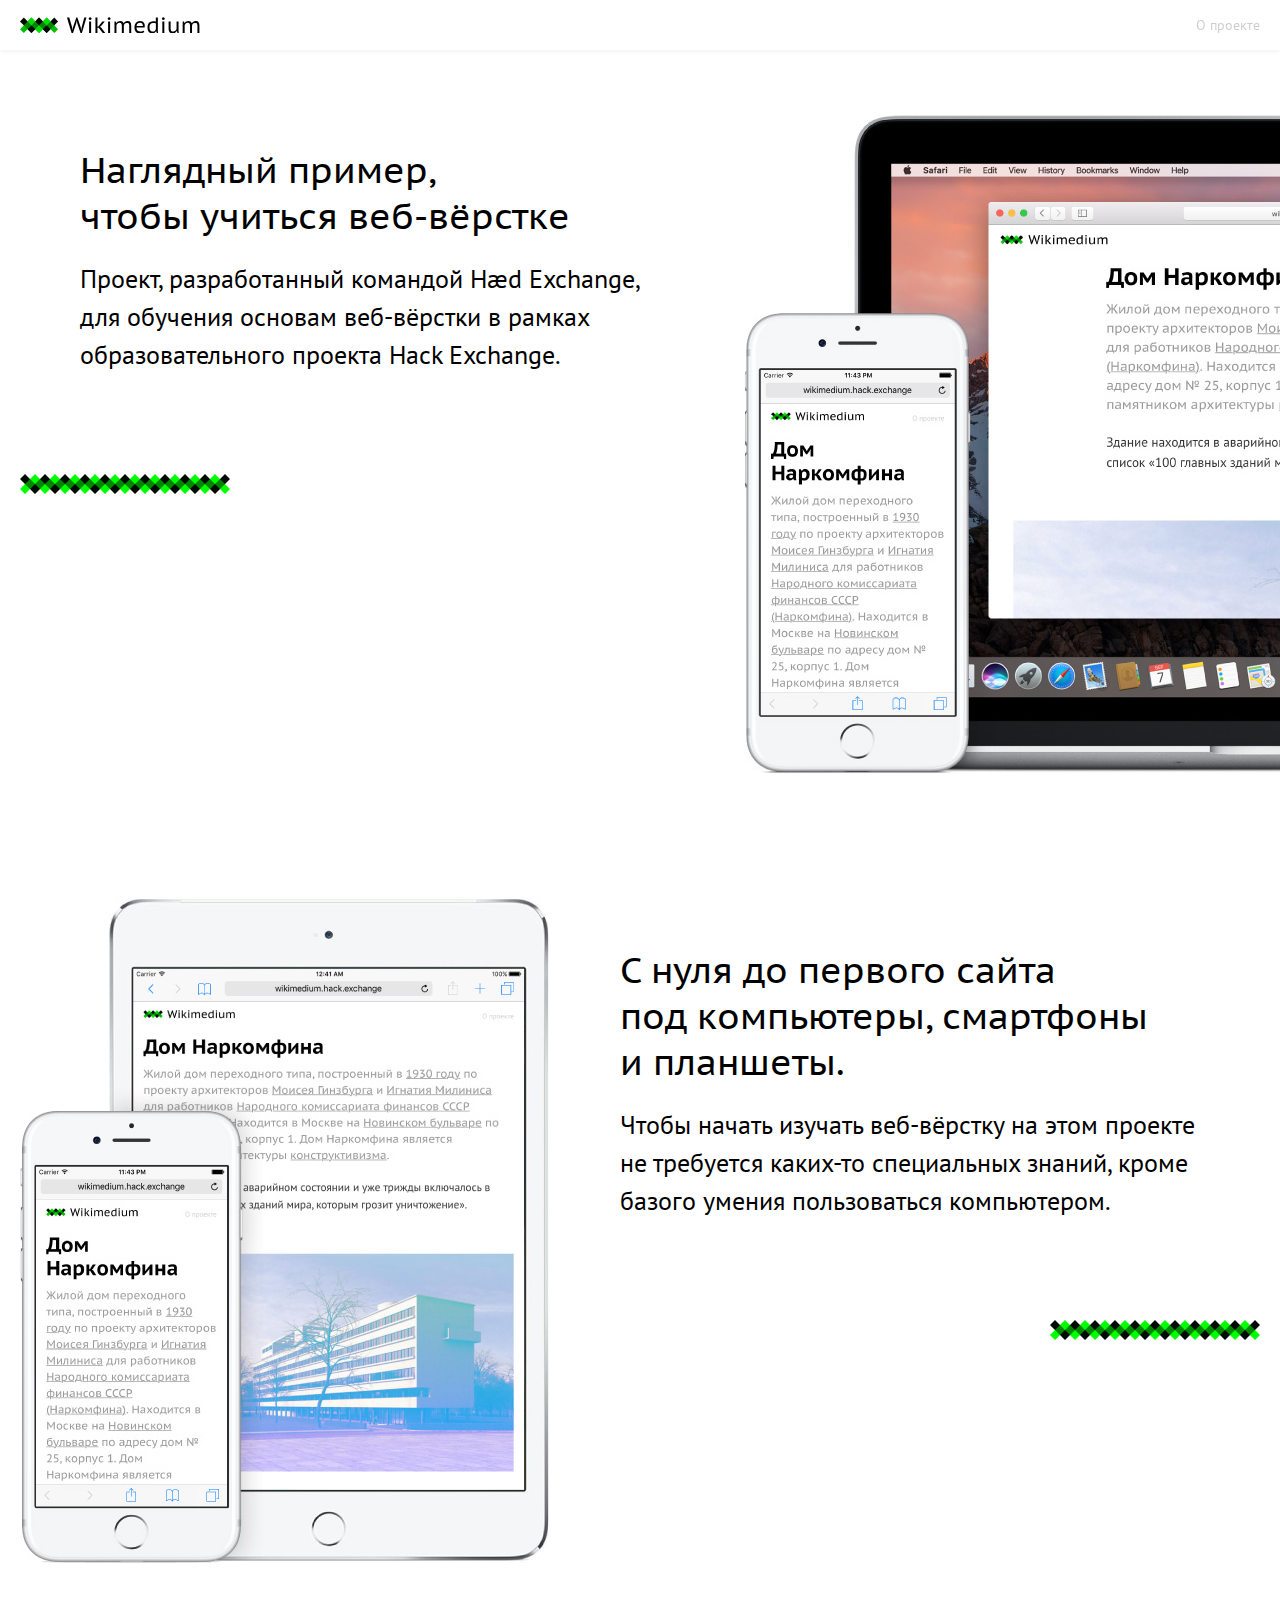
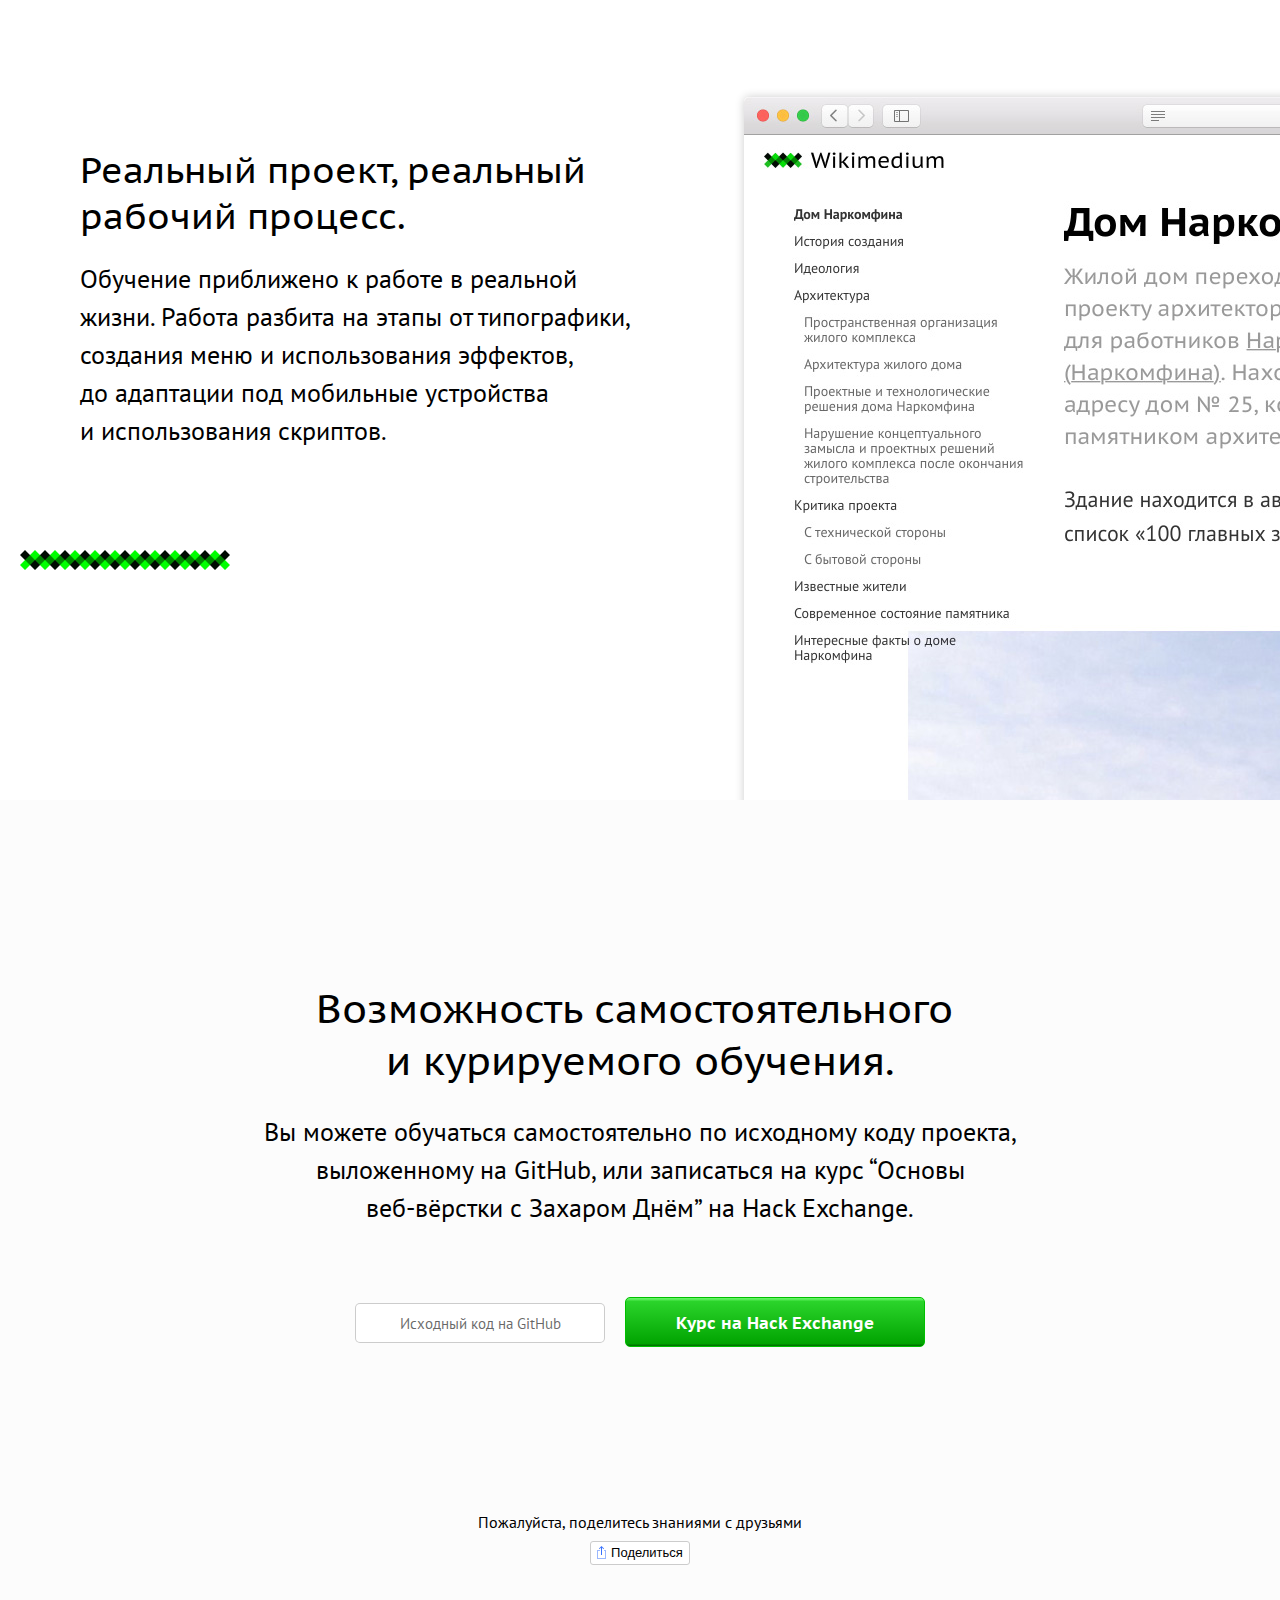
<file: nastysha150698/index.html>
<!DOCTYPE html>
<html>
  <head>
    <meta charset="utf-8">
    <meta name="viewport" content="width=device-width">


    <title>Wikimedium — проект для изучения основ веб-вёрстки</title>

    <meta name="description" content="Проект, разработанный командой Hæd Exchange, для обучения основам веб-вёрстки в рамках образовательного проекта Hack Exchange.">
    <meta name="keywords" content="hack, exchange, html, css, javascripts, hse, design">

    <meta property="og:type" content="website">
    <meta property="og:url" content="http://wikimedium.hack.exchange">
    <meta property="og:title" content="Wikimedium">
    <meta property="og:description" content="Проект, разработанный командой Hæd Exchange, для обучения основам веб-вёрстки в рамках образовательного проекта Hack Exchange.">
    <meta property="og:image" content="http://wikimedium.hack.exchange/images/share.png">

    <link rel="icon" type="image/x-icon" href="favicon.ico" />
    <link rel="icon" type="image/png" href="favicon.png" />

    <link rel="stylesheet" href="stylesheets/style.css">
    <script src="javascripts/jquery-3.1.1.min.js"></script>
    <script src="javascripts/social-likes.min.js"></script>

  </head>

  <body class="landing bg">

    <nav class="menubar">
      <div>
        <a class="logo" href="posts.html"></a>
        <a class="about" href="index.html">О проекте</a>
      </div>  
    </nav>

    <section class="landingWrapper">
      <section class="mainSection left">
        <section>
          <h2>
            Наглядный пример,<br>
            чтобы учиться веб-вёрстке
          </h2>

          <p>
            Проект, разработанный командой Hæd Exchange,<br>
            для обучения основам веб-вёрстки в рамках<br>
            образовательного проекта Hack Exchange.
          </p>

          <figure></figure>
        </section>

        <figure class="mockup" id="mockup1"></figure>
      </section>

      <section class="mainSection right">
        <section>
          <h2>
            С нуля до первого сайта<br>
            под компьютеры, смартфоны<br>
            и планшеты.
          </h2>

          <p>
            Чтобы начать изучать веб-вёрстку на этом проекте<br>
            не требуется каких-то специальных знаний, кроме<br>
            базого умения пользоваться компьютером.
          </p>

          <figure></figure>
        </section>

        <figure class="mockup" id="mockup2"></figure>
      </section>

      <section class="mainSection left">
        <section>

          <h2>
            Реальный проект, реальный<br>
            рабочий процесс.
          </h2>

          <p>
            Обучение приближено к работе в реальной<br>
            жизни. Работа разбита на этапы от типографики,<br>
            создания меню и использования эффектов, <br>
            до адаптации под мобильные устройства <br>
            и использования скриптов.
          </p>

          <figure></figure>
        </section>

        <figure class="mockup" id="mockup3"></figure>
      </section>

      <section class="mainSection center">
        <section>

          <h2>
            Возможность самостоятельного <br>
            и курируемого обучения.
          </h2>

          <p>
            Вы можете обучаться самостоятельно по исходному<br class="compact">
            коду проекта,<br class="full">
            выложенному на GitHub, или записаться<br class="compact">
            на курс “Основы<br class="full">
            веб-вёрстки с Захаром Днём”<br class="compact">
            на Hack Exchange.
          </p>

          <nav>
            <a class="btn small white" href="https://github.com/ZakharDay/Wikimedium">Исходный код на GitHub</a>
            <a class="btn large green" shref="http://lessons.hack.exchange">Курс на Hack Exchange</a>
          </nav>

        </section>

        <footer>
          <p>Пожалуйста, поделитесь знаниями с друзьями</p>

          <div class="social-likes social-likes_single" data-url="http://wikimedium.hack.exchange" data-single-title="Поделиться">
            <div class="facebook" title="Поделиться ссылкой на Фейсбуке">Facebook</div>
            <div class="twitter" title="Поделиться ссылкой в Твиттере">Twitter</div>
            <div class="vkontakte" title="Поделиться ссылкой во Вконтакте">Вконтакте</div>
          </div>
        </footer>

      </section>
    </section>

  </body>
</html>
</file>
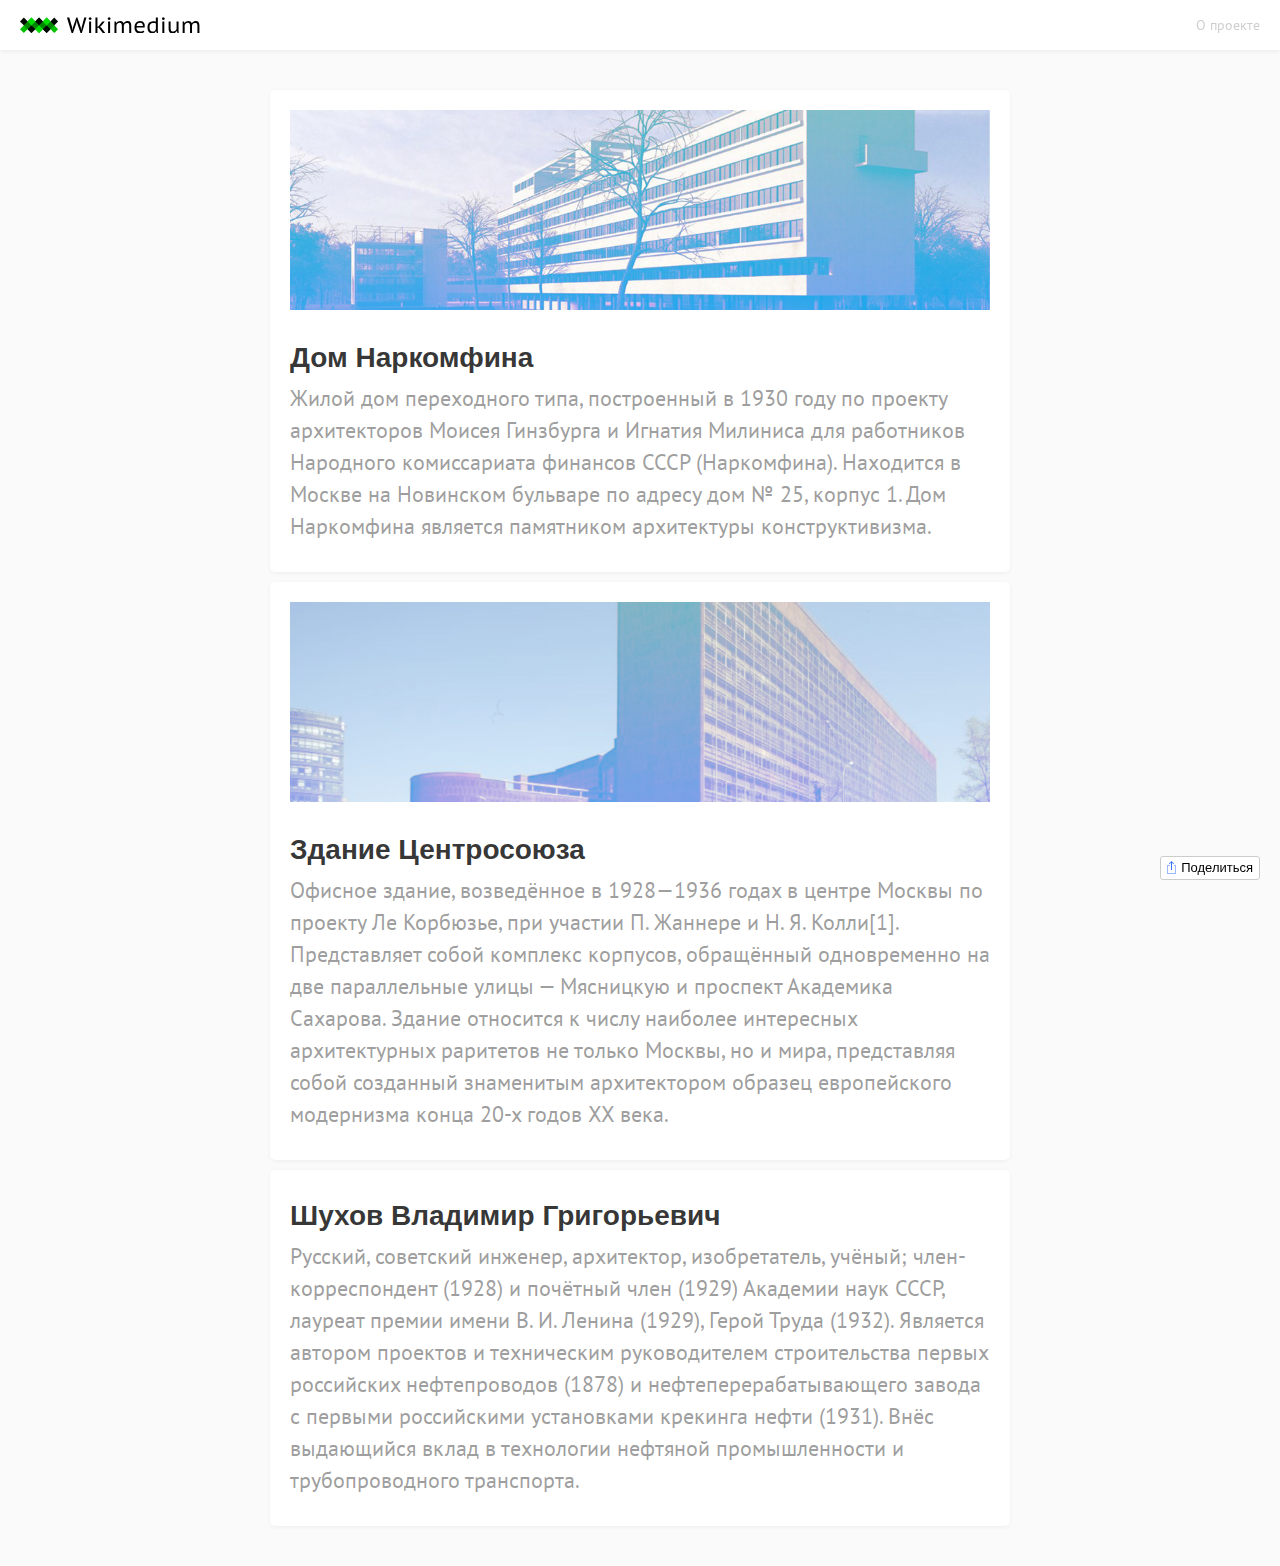
<file: nastysha150698/posts.html>
<!DOCTYPE html>
<html>
  <head>
    <meta charset="utf-8">
    <meta name="viewport" content="width=device-width">

    <title>Wikimedium</title>

    <meta name="description" content="Статьи из Википедии, сверстанные студентами, для обучения основам веб-верстки">
    <meta name="keywords" content="hack, excange, html, css, javascript, hse, design">

    <meta property="og:type" content="website">
    <meta property="og:url" content="http://wikimedium.hack.exchange/posts.html">
    <meta property="og:title" content="Wikimedium">
    <meta property="og:description" content="Статьи из Википедии, сверстанные студентами, для обучения основам веб-верстки">
    <meta property="og:image" content="http://wikimedium.hack.exchange/images/share.png">

    <link rel="icon" type="image/x-icon" href="favicon.ico">
    <link rel="icon" type="image/png" href="favicon.png">

    <link rel="stylesheet" href="stylesheets/style.css">
    <script src="javascripts/jquery-3.1.1.min.js" charset="utf-8"></script>
    <script src="javascripts/social-likes.min.js"></script>

  </head>

  <body class="posts">

      <nav class="menubar">
        <div>
          <a class="logo" href="posts.html"</a>
          <a class="about" href="index.html">О проекте</a>
        </div>

      </nav>


    <section class="postsFeed">
      <a href="posts/narkomfin.html">
        <figure style="background-image: url(images/posts/narkomfin.jpg);"></figure>
        <h2>Дом Наркомфина</h2>
        <p>Жилой дом переходного типа, построенный в 1930 году по проекту архитекторов Моисея Гинзбурга и Игнатия Милиниса для работников Народного комиссариата финансов СССР (Наркомфина). Находится в Москве на Новинском бульваре по адресу дом № 25, корпус 1. Дом Наркомфина является памятником архитектуры конструктивизма.</p>
      </a>

      <a href="posts/centrosouz.html">
        <figure style="background-image: url(images/posts/centrosouz.jpg);"></figure>
        <h2>Здание Центросоюза</h2>
        <p>Офисное здание, возведённое в 1928—1936 годах в центре Москвы по проекту Ле Корбюзье, при участии П. Жаннере и Н. Я. Колли[1]. Представляет собой комплекс корпусов, обращённый одновременно на две параллельные улицы — Мясницкую и проспект Академика Сахарова. Здание относится к числу наиболее интересных архитектурных раритетов не только Москвы, но и мира, представляя собой созданный знаменитым архитектором образец европейского модернизма конца 20-х годов XX века.</p>
      </a>

      <a href="posts/Shukhov.html">
        <h2>Шухов Владимир Григорьевич</h2>
        <p>Русский, советский инженер, архитектор, изобретатель, учёный; член-корреспондент (1928) и почётный член (1929) Академии наук СССР, лауреат премии имени В. И. Ленина (1929), Герой Труда (1932). Является автором проектов и техническим руководителем строительства первых российских нефтепроводов (1878) и нефтеперерабатывающего завода с первыми российскими установками крекинга нефти (1931). Внёс выдающийся вклад в технологии нефтяной промышленности и трубопроводного транспорта.</p>
      </a>
    </section>

    <footer class="share">
      <div class="social-likes social-likes_single" data-single-title="Поделиться">
	      <div class="facebook" title="Поделиться ссылкой на Фейсбуке">Facebook</div>
	      <div class="twitter" title="Поделиться ссылкой в Твиттере">Twitter</div>
	      <div class="vkontakte" title="Поделиться ссылкой во Вконтакте">Вконтакте</div>
      </div>
  </footer>


  </body>
</html>
</file>
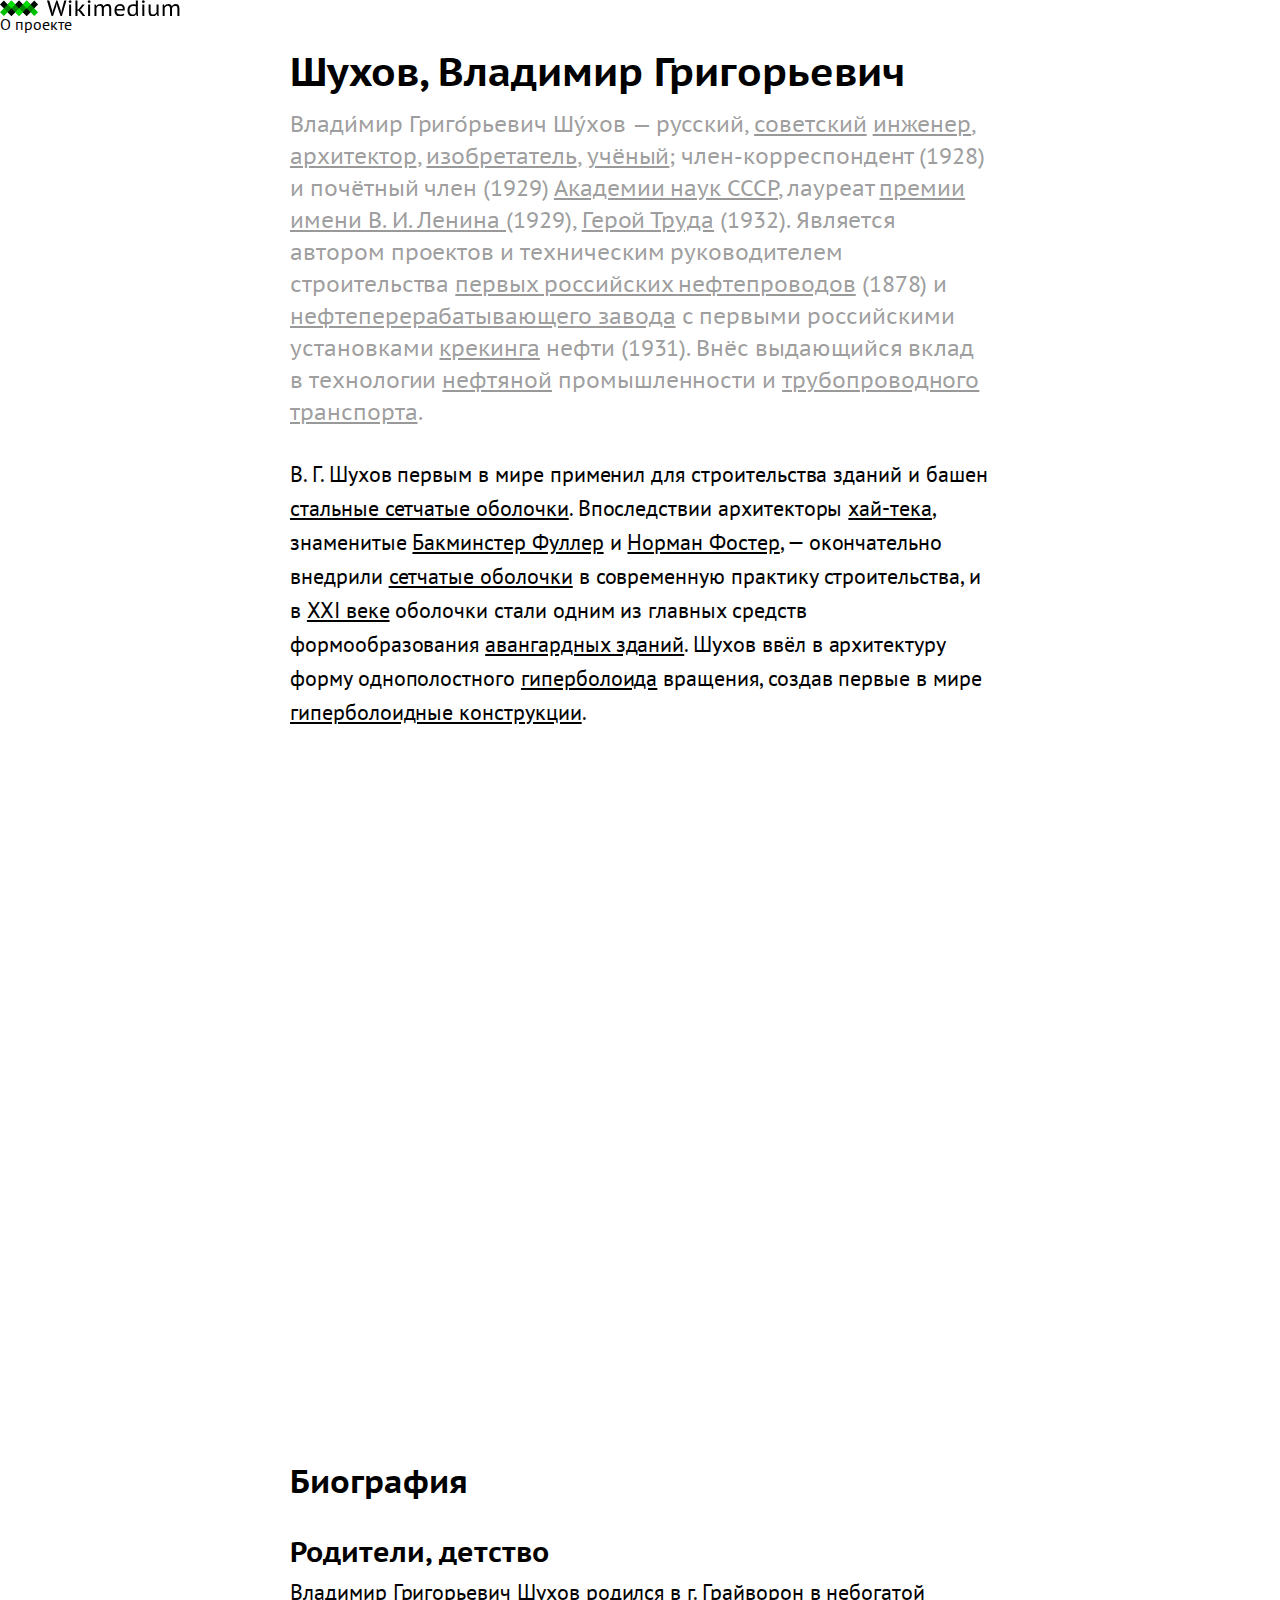
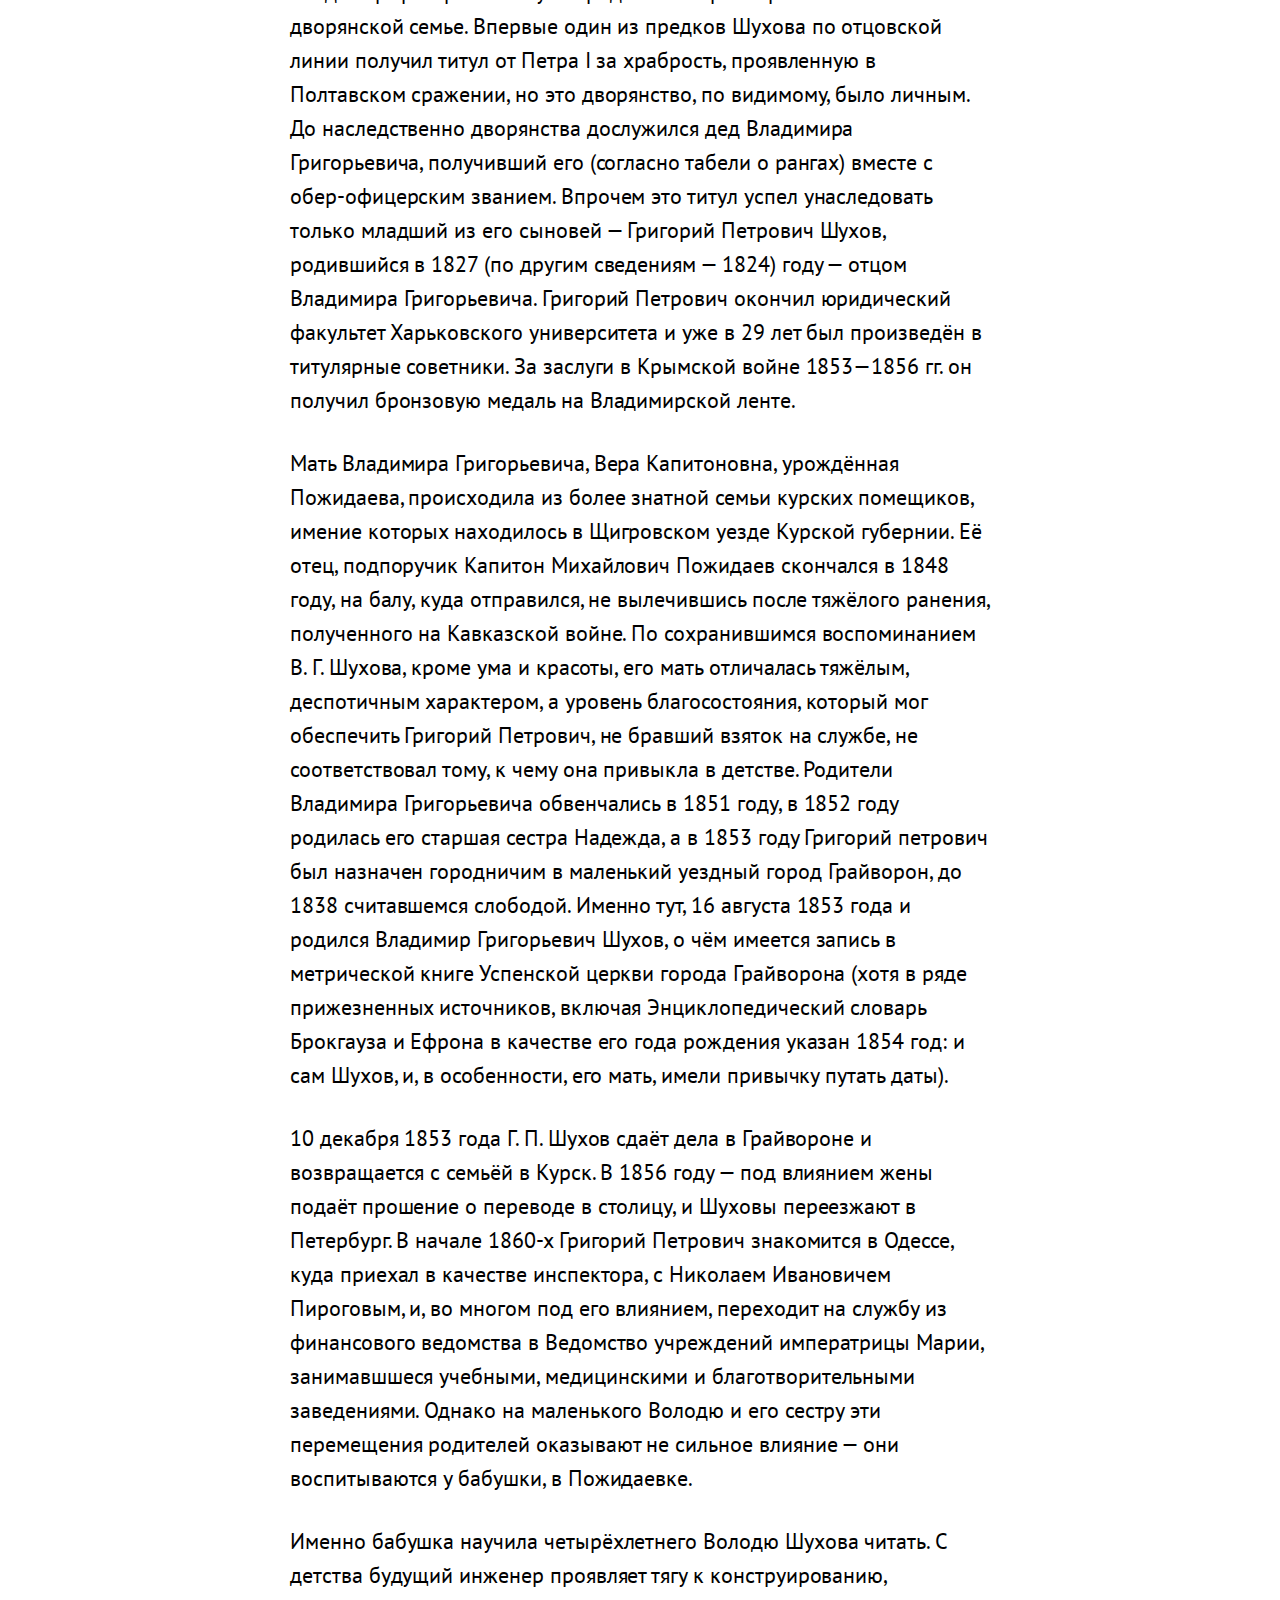
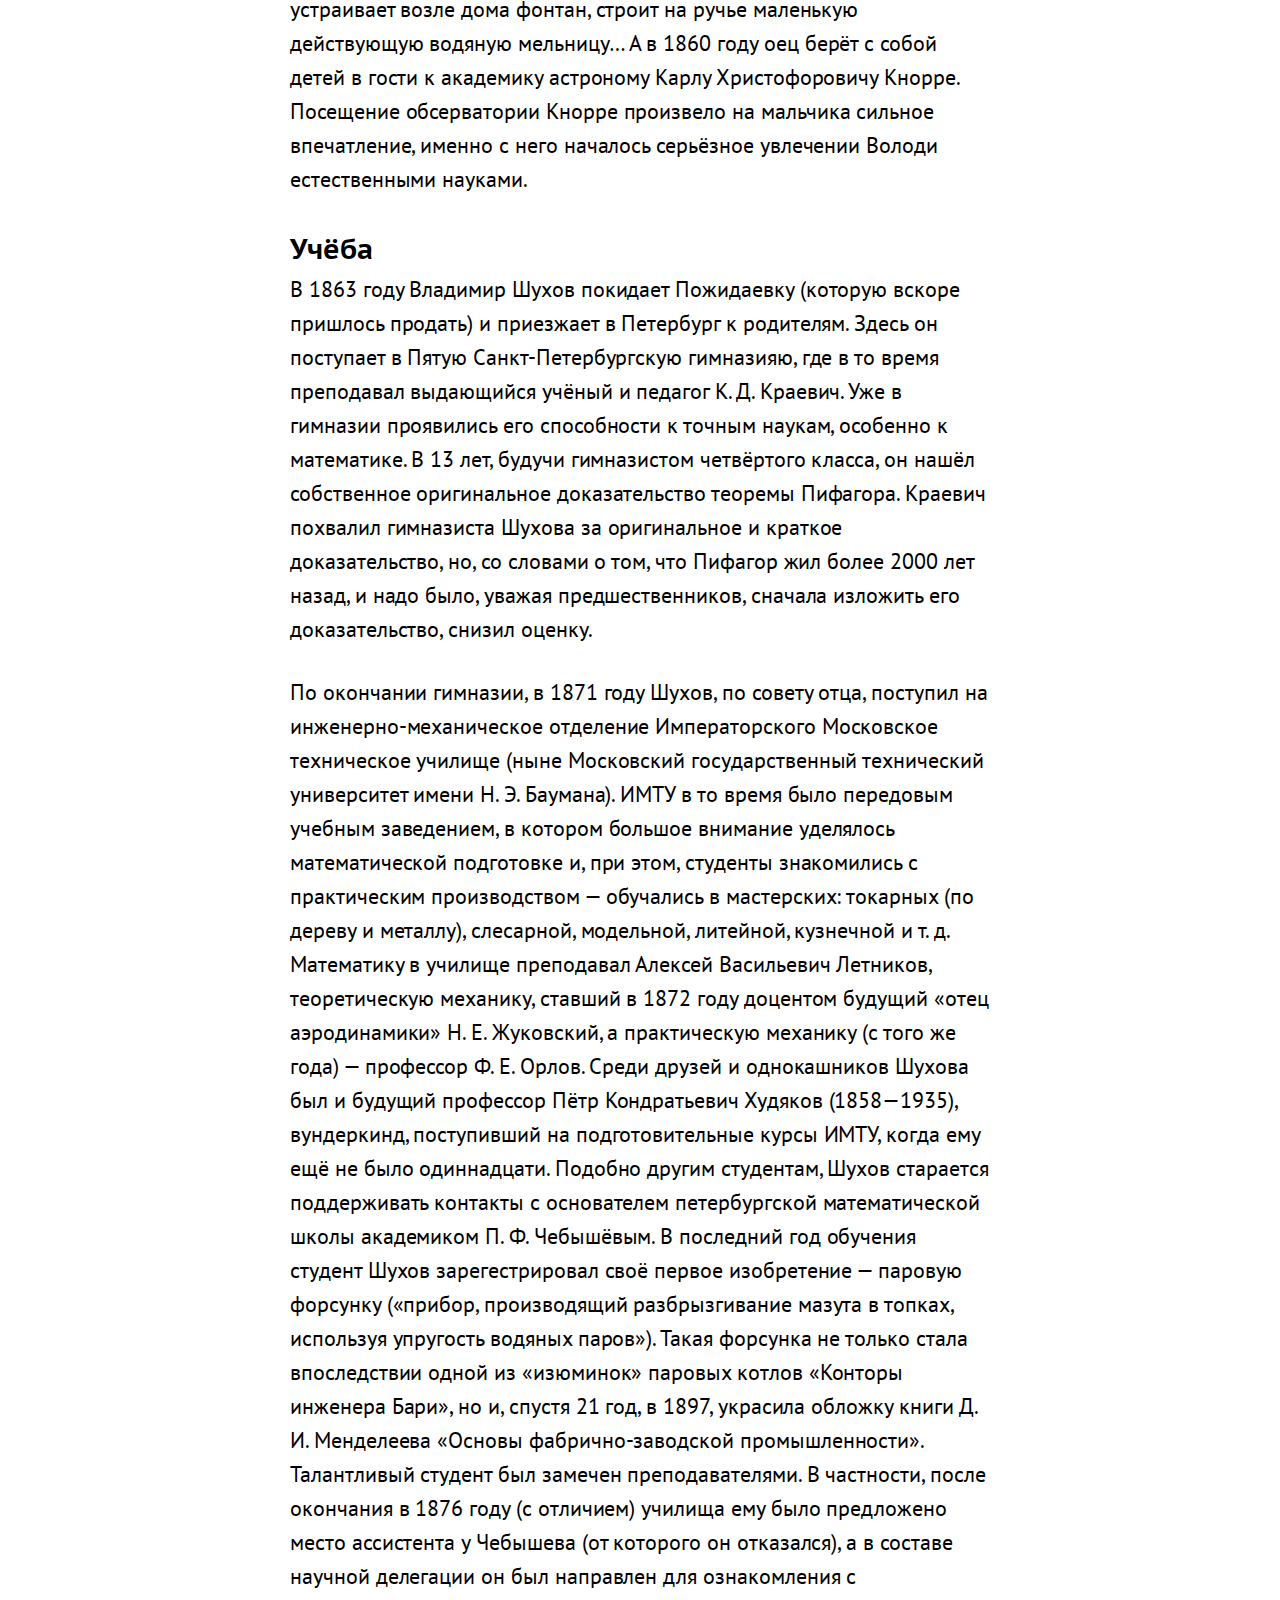
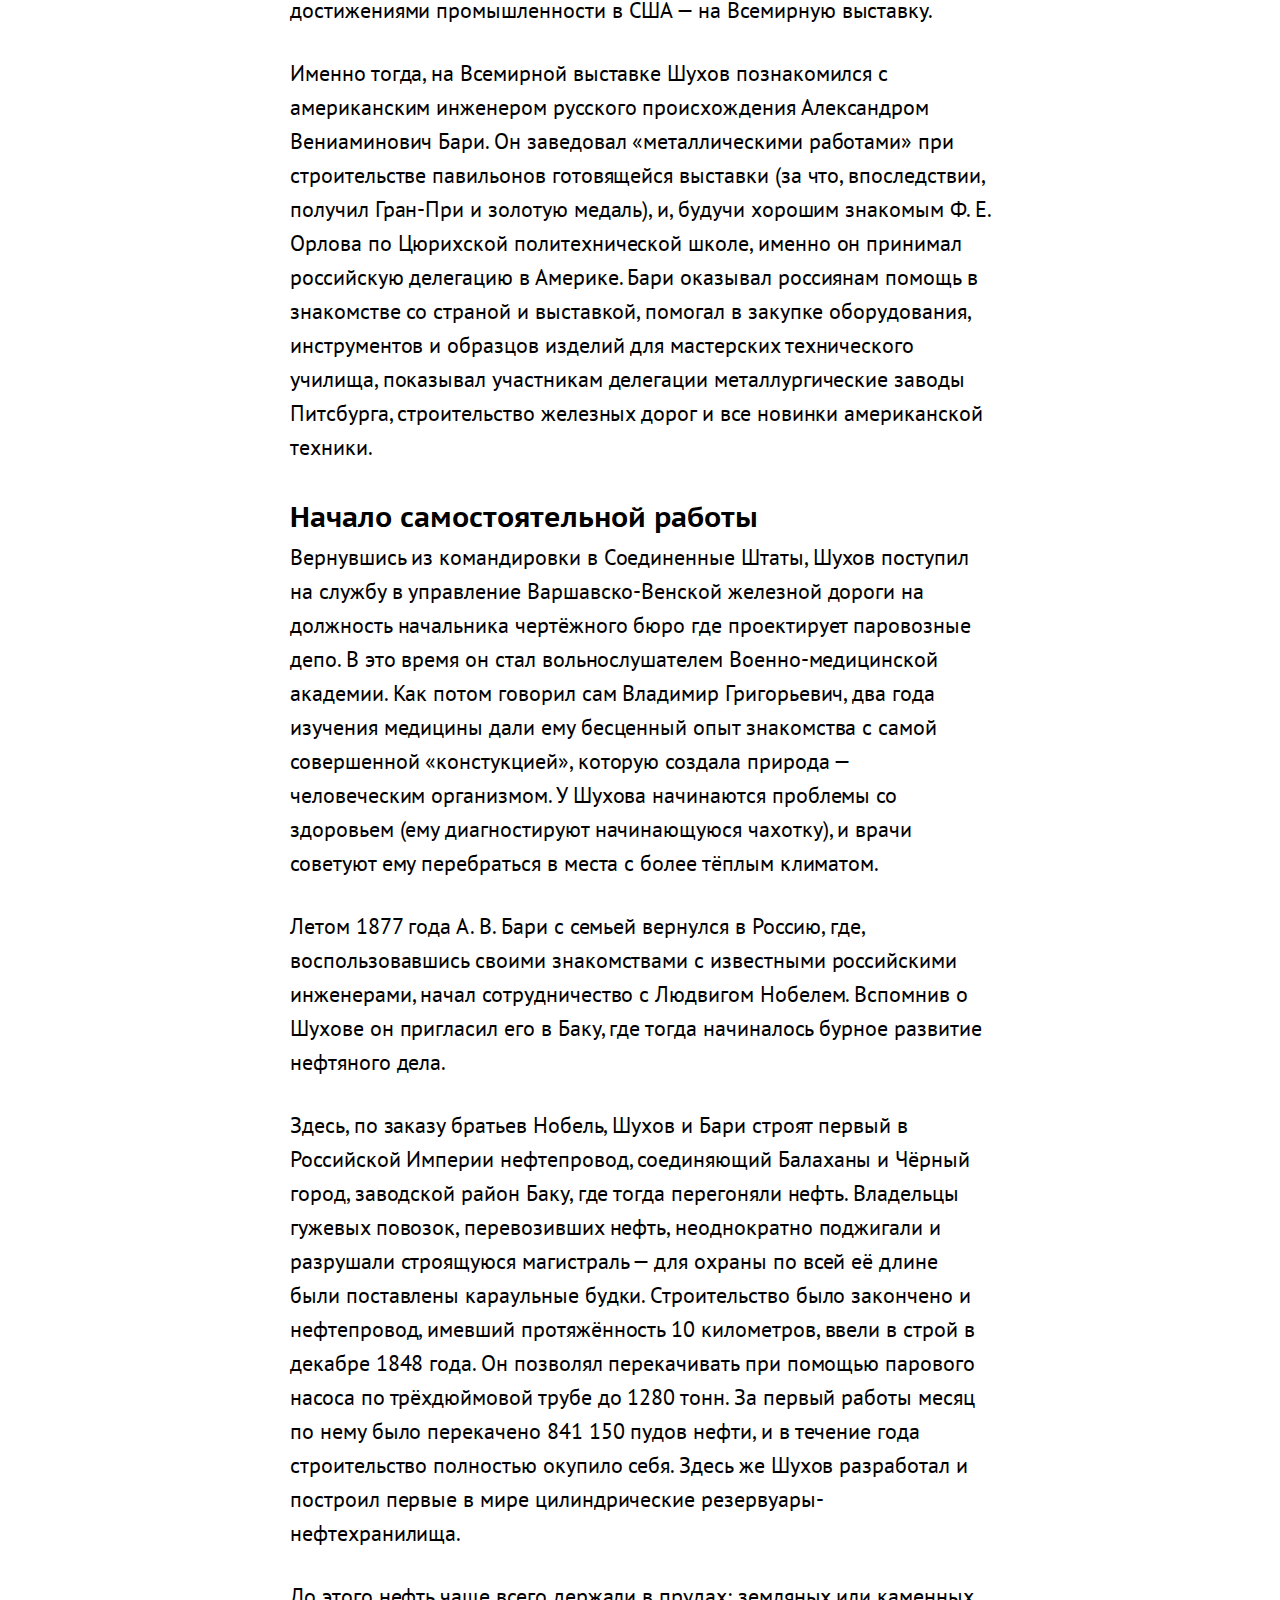
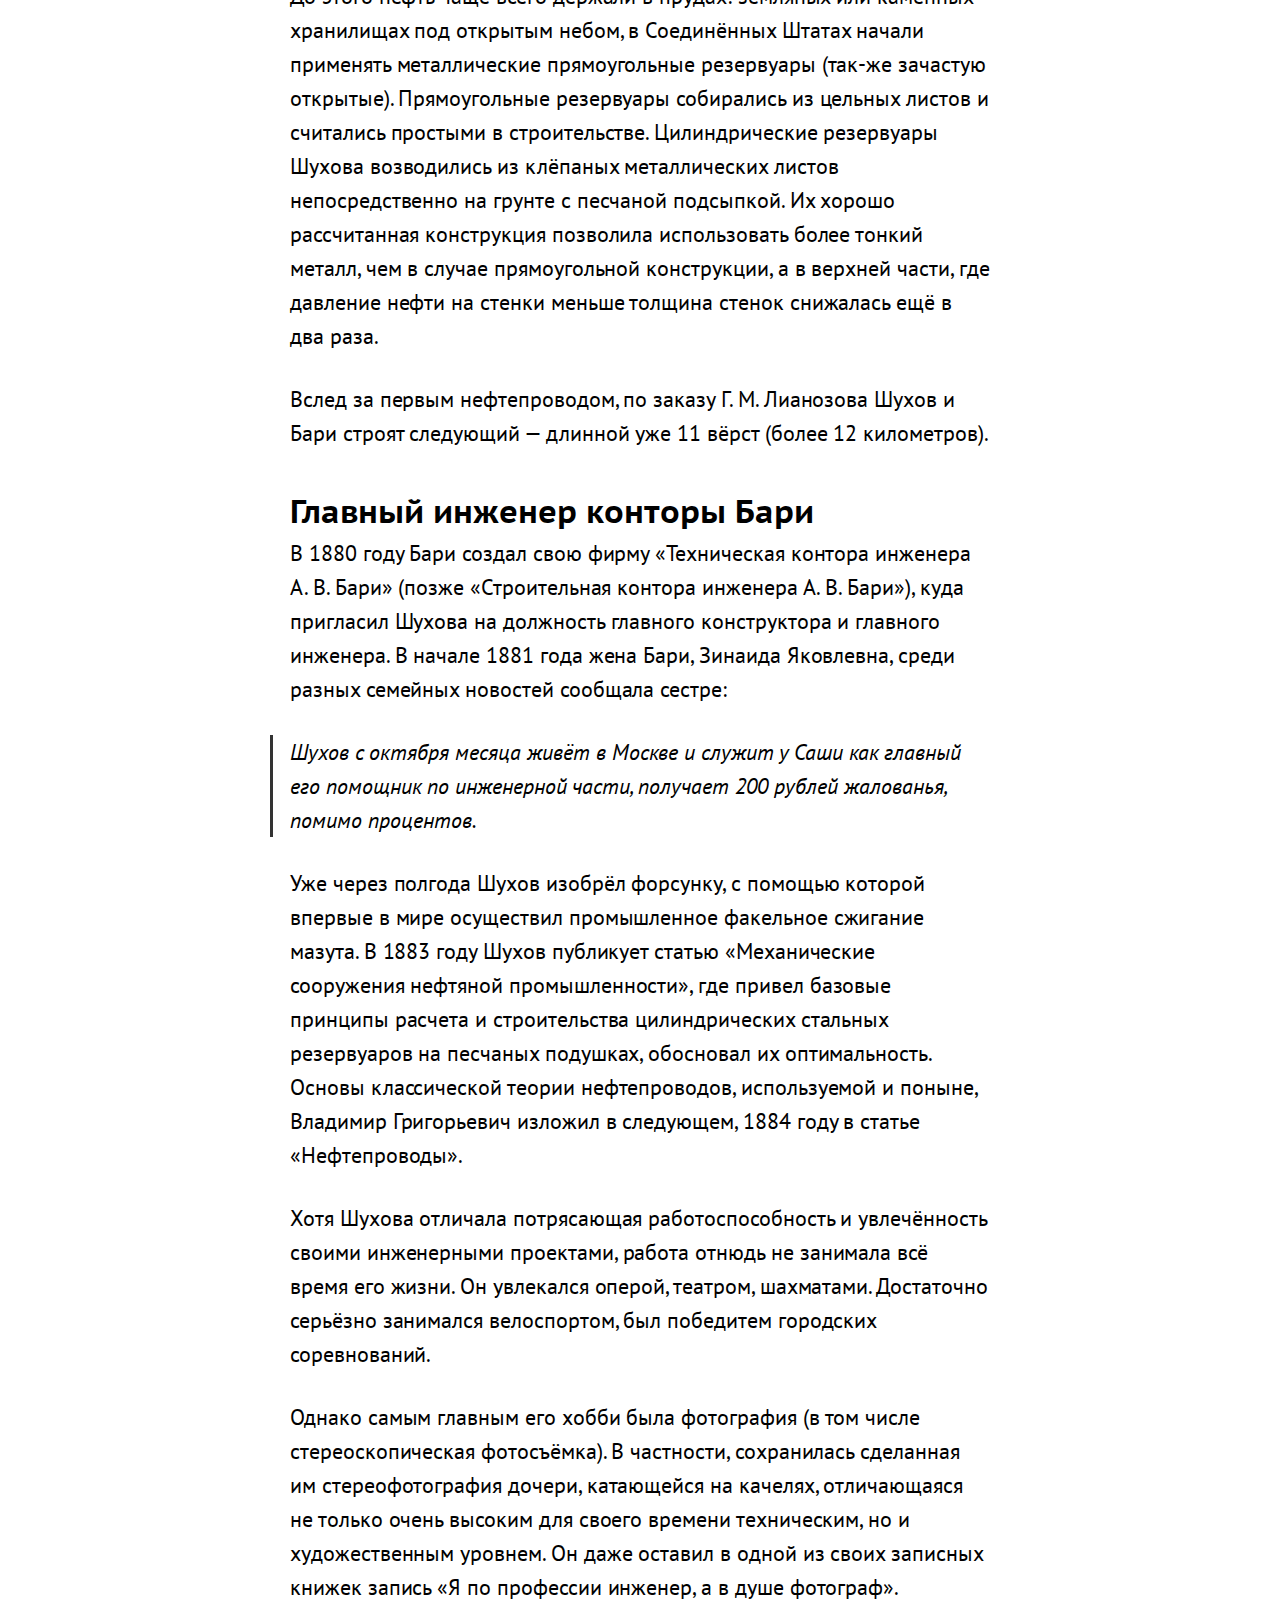
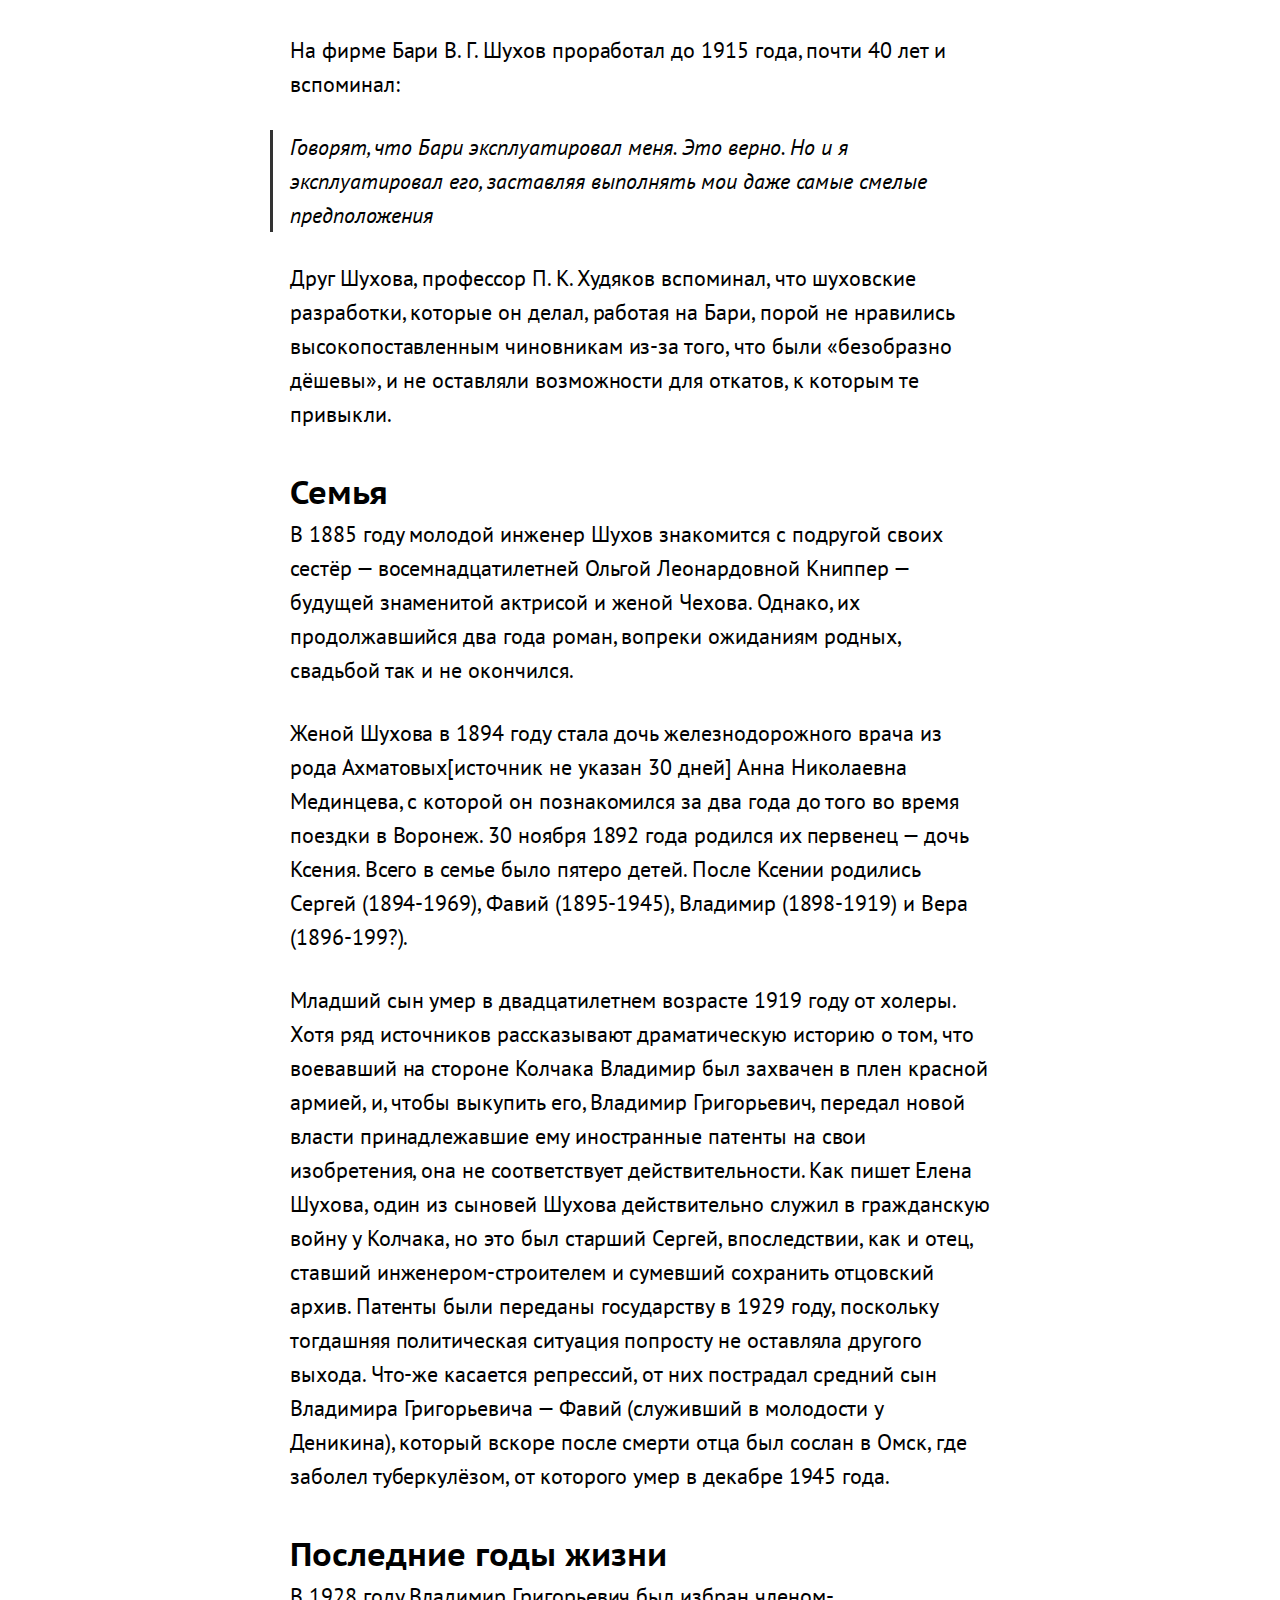
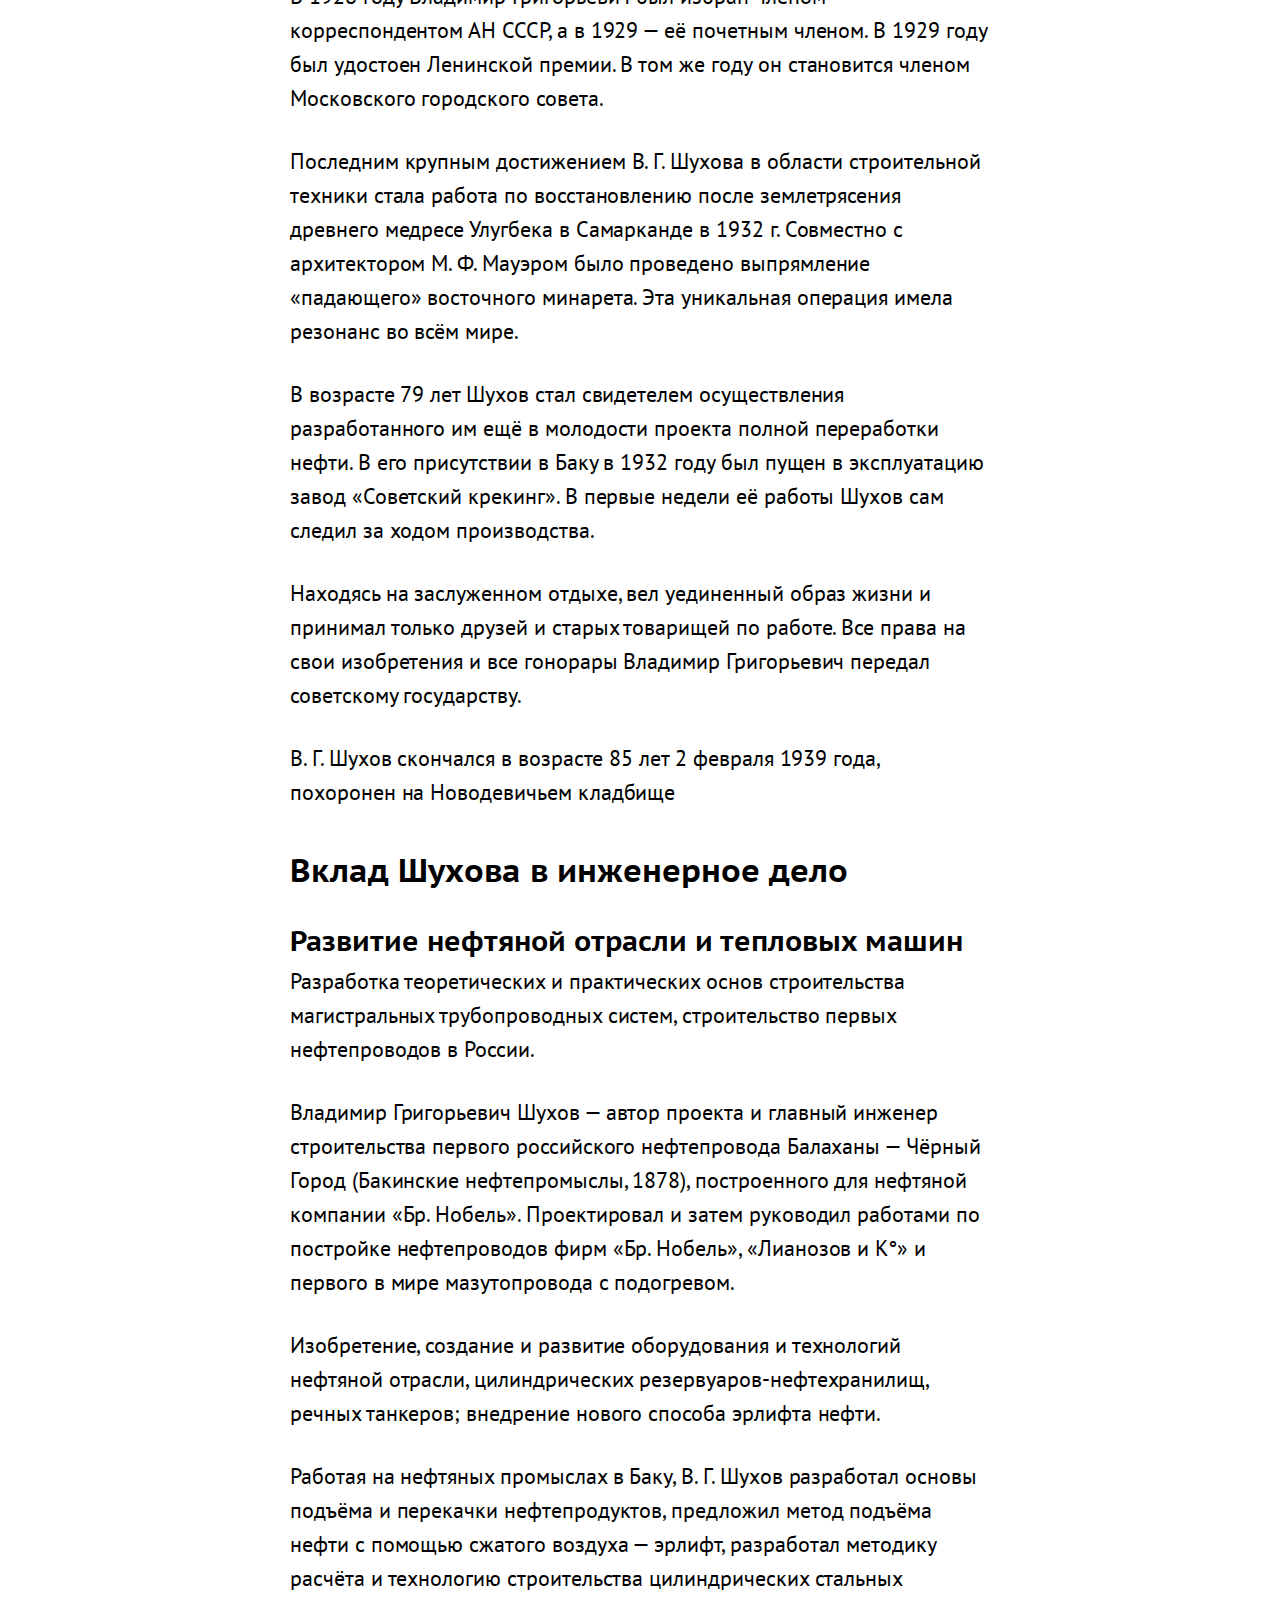
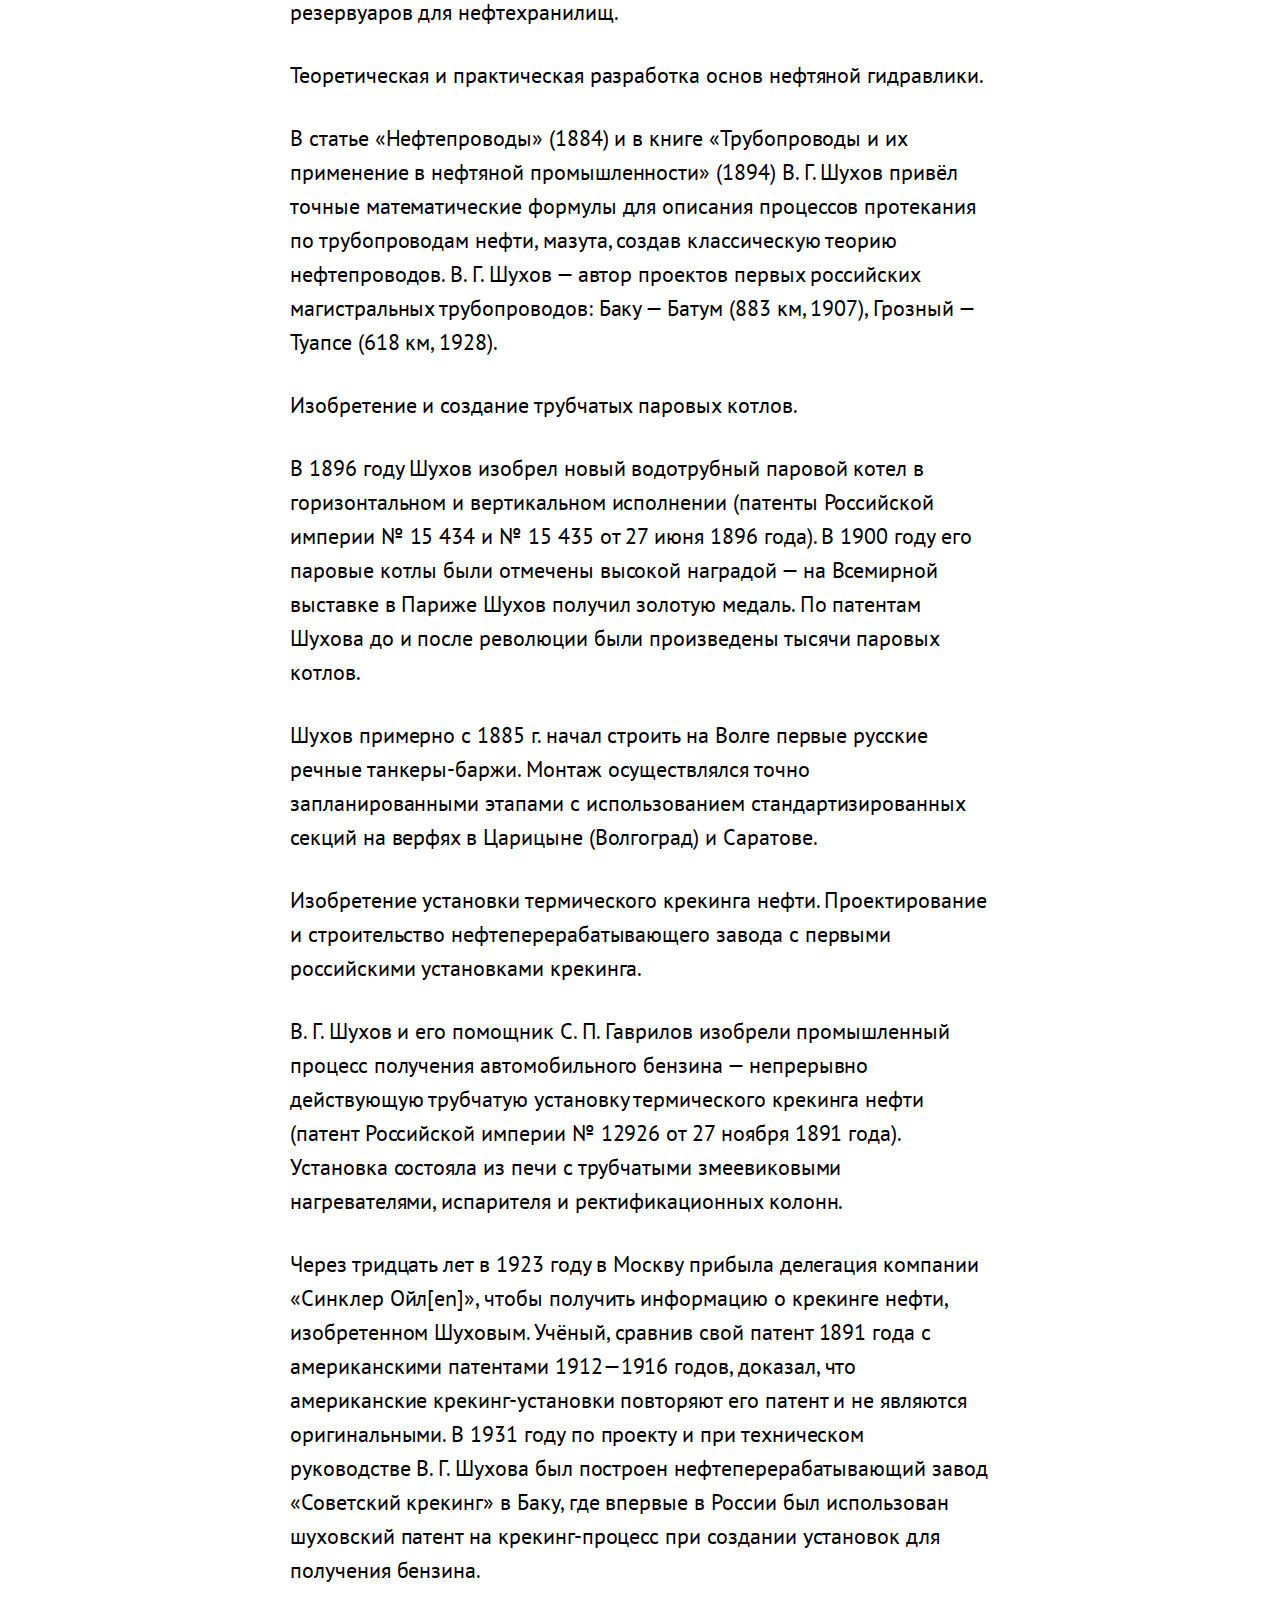
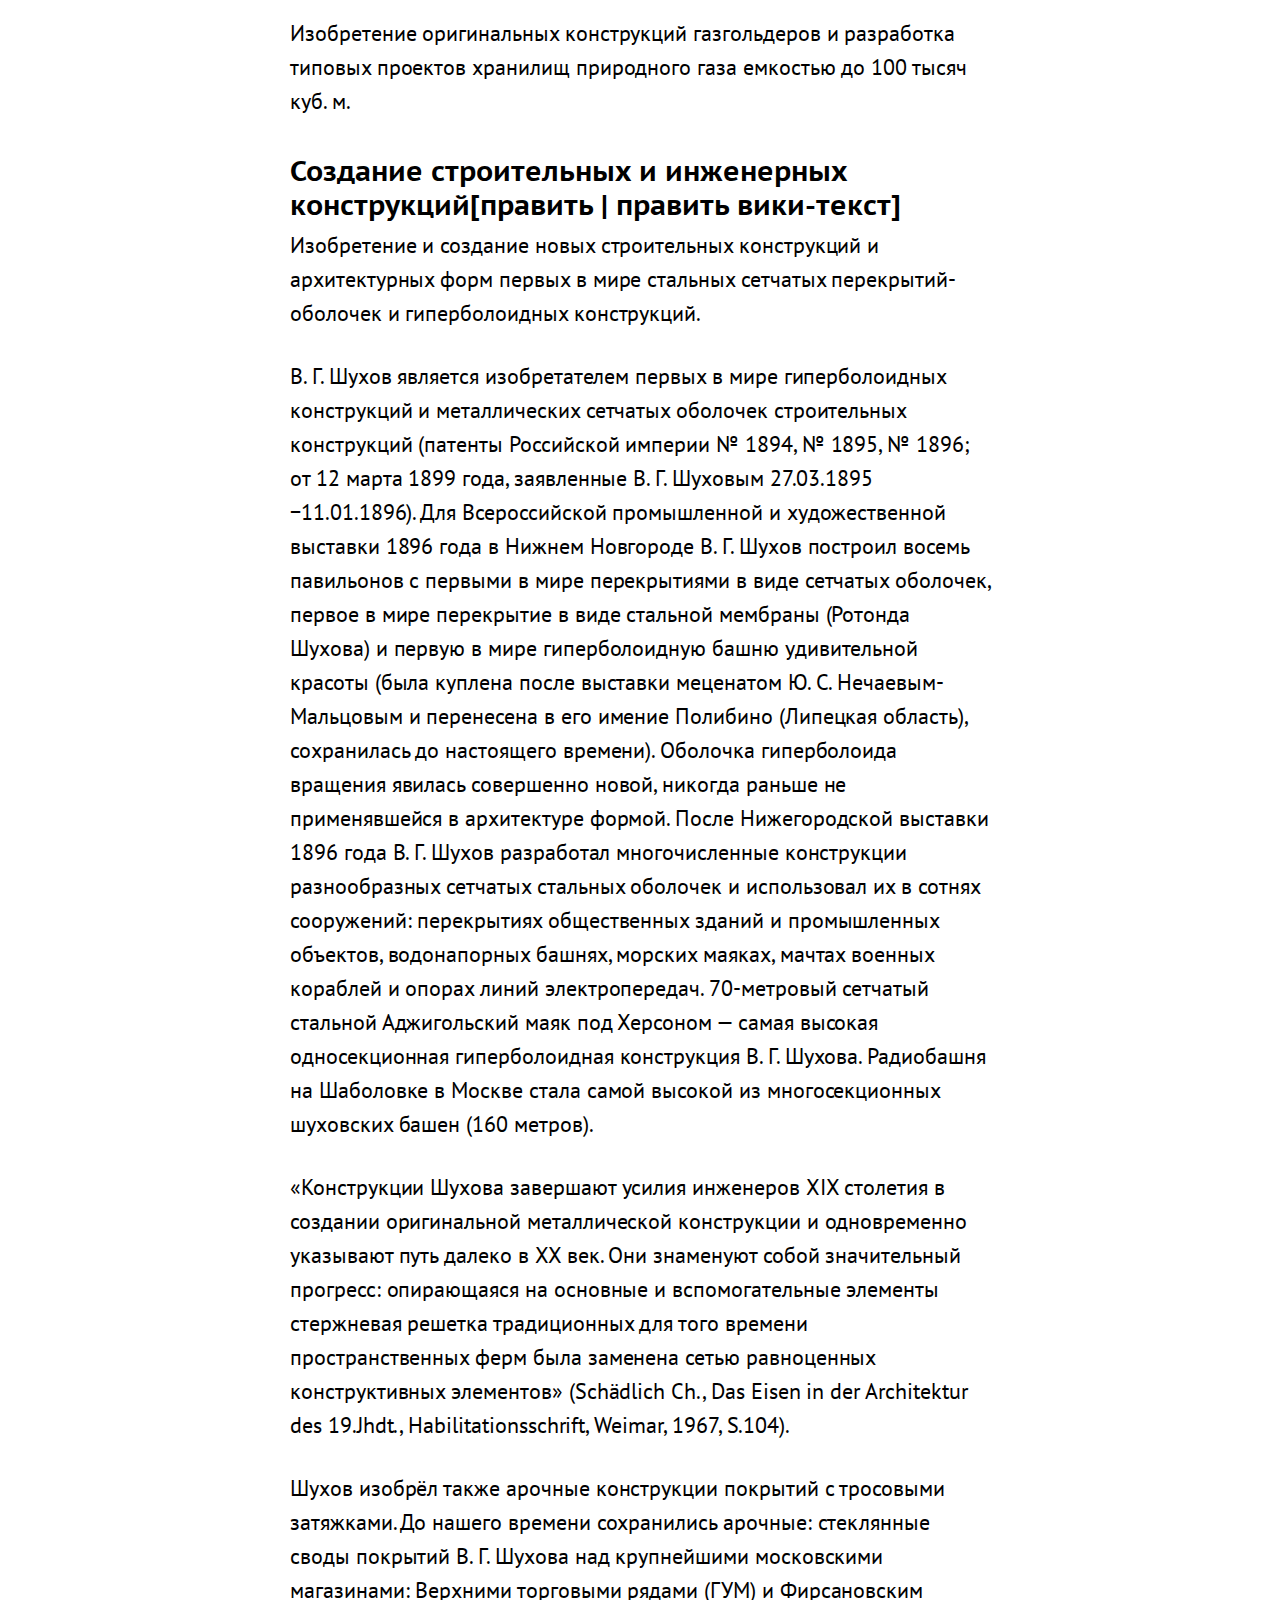
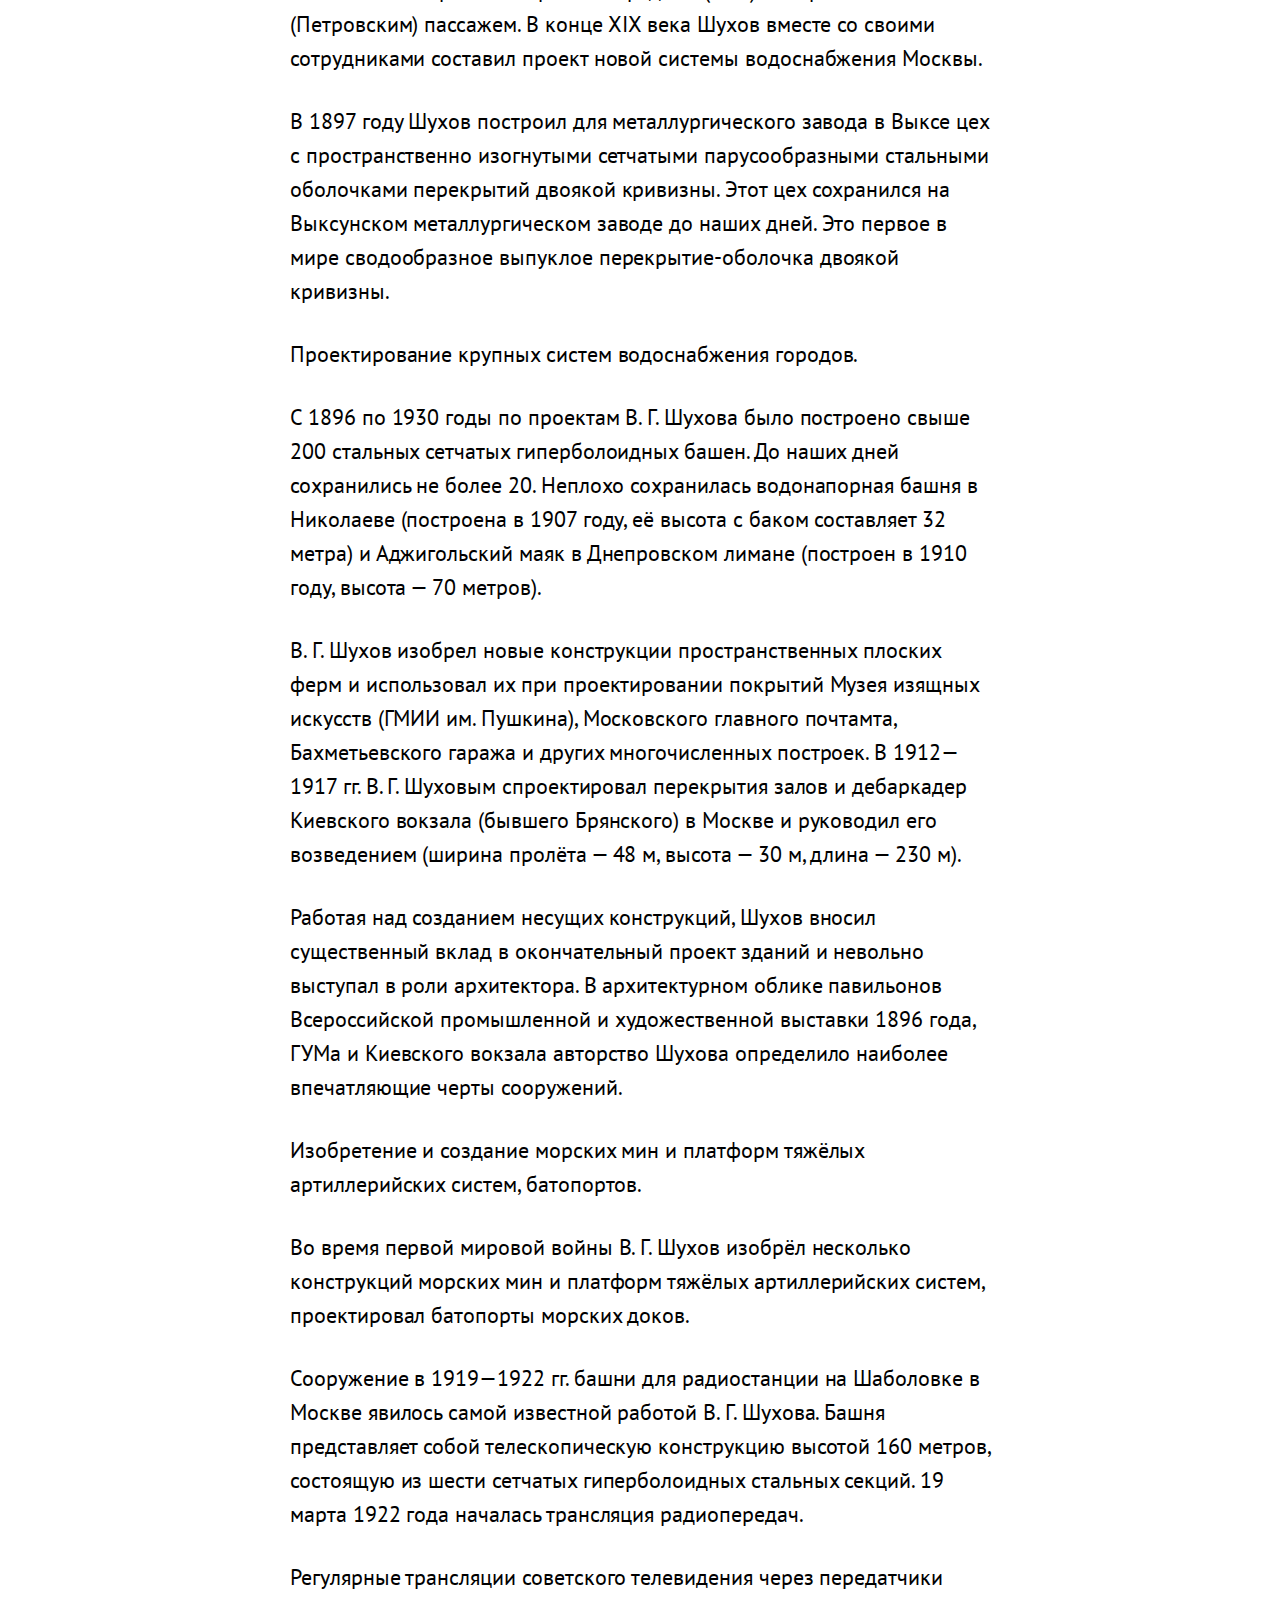
<file: nastysha150698/Shukhov.html>
<!DOCTYPE html>
<html>
  <head>
    <meta charset="utf-8">
    <title>Шухов, Владимир Григорьевич</title>
    <link rel="stylesheet" href="stylesheets/style.css">
    <meta name="viewport" content="width=device-width">
    <script src="javascripts/jquery-3.1.1.min.js" charset="utf-8"></script>
    <script src="javascripts/sidebar.js" charset="utf-8"></script>
  </head>

  <body>
    <nav class="menubar">
      <a class="logo" href="#"</a>
      <a href="#">О проекте</a>
    </nav>

    <nav class="sidebar">
      <ul>

        <li>
          <a href="#s1">Биография</a>
          <ul>

            <li>
              <a href="#s1s1">Родители, детство</a>
            </li>

            <li>
              <a href="#s1s2">Учёба</a>
            </li>

            <li>
              <a href="#s1s3">Начало самостоятельной работы</a>
            </li>

          </ul>
        </li>

        <li>
          <a href="#s2">Главный инженер конторы Бари</a>
        </li>

        <li>
          <a href="#s3">Семья</a>
        </li>

        <li>
          <a href="#s4">Последние годы жизни</a>
        </li>

        <li>
          <a href="#s5">Вклад Шухова в инженерное дело</a>
          <ul>
            <a href="#s5s1">Развитие нефтяной отрасли и тепловых машин</a>
            <a href="#s5s2">Создание строительных и инженерных конструкций</a>
          </ul>
        </li>

        <li>
          <a href="#s6">Названы в честь Шухова и носят его имя</a>
        </li>

        <li>
          <a href="#s7">Память</a>
        </li>

        <li>
          <a href="#s8">Библиография</a>
        </li>

        <li>
          <a href="#s9">Изобретения В. Г. Шухова</a>
        </li>

      </ul>
    </nav>

    <article>

      <h1>Шухов, Владимир Григорьевич</h1>

      <p>Влади́мир Григо́рьевич Шу́хов — русский, <a target="_blank" href="https://ru.wikipedia.org/wiki/%D0%A1%D0%BE%D0%B2%D0%B5%D1%82%D1%81%D0%BA%D0%B8%D0%B9">советский</a> <a target="_blank" href="https://ru.wikipedia.org/wiki/%D0%98%D0%BD%D0%B6%D0%B5%D0%BD%D0%B5%D1%80">инженер</a>, <a target="_blank" href="https://ru.wikipedia.org/wiki/%D0%90%D1%80%D1%85%D0%B8%D1%82%D0%B5%D0%BA%D1%82%D0%BE%D1%80">архитектор</a>, <a target="_blank" href="https://ru.wikipedia.org/wiki/%D0%98%D0%B7%D0%BE%D0%B1%D1%80%D0%B5%D1%82%D0%B0%D1%82%D0%B5%D0%BB%D1%8C">изобретатель</a>, <a target="_blank" href="https://ru.wikipedia.org/wiki/%D0%A3%D1%87%D1%91%D0%BD%D1%8B%D0%B9">учёный</a>; член-корреспондент (1928) и почётный член (1929) <a target="_blank" href="https://ru.wikipedia.org/wiki/%D0%90%D0%BA%D0%B0%D0%B4%D0%B5%D0%BC%D0%B8%D1%8F_%D0%BD%D0%B0%D1%83%D0%BA_%D0%A1%D0%A1%D0%A1%D0%A0">Академии наук СССР</a>, лауреат <a target"_blank" href="https://ru.wikipedia.org/wiki/%D0%9B%D0%B0%D1%83%D1%80%D0%B5%D0%B0%D1%82%D1%8B_%D0%BF%D1%80%D0%B5%D0%BC%D0%B8%D0%B8_%D0%B8%D0%BC%D0%B5%D0%BD%D0%B8_%D0%92._%D0%98._%D0%9B%D0%B5%D0%BD%D0%B8%D0%BD%D0%B0">премии имени В. И. Ленина </a>(1929), <a target"_blank" href="https://ru.wikipedia.org/wiki/%D0%9F%D0%B5%D1%80%D0%B2%D1%8B%D0%B9_%D1%80%D0%BE%D1%81%D1%81%D0%B8%D0%B9%D1%81%D0%BA%D0%B8%D0%B9_%D0%BD%D0%B5%D1%84%D1%82%D0%B5%D0%BF%D1%80%D0%BE%D0%B2%D0%BE%D0%B4">Герой Труда</a> (1932). Является автором проектов и техническим руководителем строительства <a target"_blank" href="https://ru.wikipedia.org/wiki/%D0%9F%D0%B5%D1%80%D0%B2%D1%8B%D0%B9_%D1%80%D0%BE%D1%81%D1%81%D0%B8%D0%B9%D1%81%D0%BA%D0%B8%D0%B9_%D0%BD%D0%B5%D1%84%D1%82%D0%B5%D0%BF%D1%80%D0%BE%D0%B2%D0%BE%D0%B4">первых российских нефтепроводов</a> (1878) и <a target"_blank" href="https://ru.wikipedia.org/wiki/%D0%9D%D0%B5%D1%84%D1%82%D0%B5%D0%BF%D0%B5%D1%80%D0%B5%D1%80%D0%B0%D0%B1%D0%B0%D1%82%D1%8B%D0%B2%D0%B0%D1%8E%D1%89%D0%B8%D0%B9_%D0%B7%D0%B0%D0%B2%D0%BE%D0%B4">нефтеперерабатывающего завода</a> с первыми российскими установками <a target"_blank" href="https://ru.wikipedia.org/wiki/%D0%9A%D1%80%D0%B5%D0%BA%D0%B8%D0%BD%D0%B3">крекинга</a> нефти (1931). Внёс выдающийся вклад в технологии <a target"_blank" href="https://ru.wikipedia.org/wiki/%D0%9D%D0%B5%D1%84%D1%82%D1%8C">нефтяной</a> промышленности и <a target "_blank" href="https://ru.wikipedia.org/wiki/%D0%9D%D0%B5%D1%84%D1%82%D0%B5%D0%BF%D1%80%D0%BE%D0%B2%D0%BE%D0%B4">трубопроводного транспорта</a>.</p>
      <p>В. Г. Шухов первым в мире применил для строительства зданий и башен <a target"_blank" href="https://ru.wikipedia.org/wiki/%D0%A1%D0%B5%D1%82%D1%87%D0%B0%D1%82%D0%B0%D1%8F_%D0%BE%D0%B1%D0%BE%D0%BB%D0%BE%D1%87%D0%BA%D0%B0_(%D0%B0%D1%80%D1%85%D0%B8%D1%82%D0%B5%D0%BA%D1%82%D1%83%D1%80%D0%B0)">стальные сетчатые оболочки</a>. Впоследствии архитекторы <a target="_blank" href="https://ru.wikipedia.org/wiki/%D0%A5%D0%B0%D0%B9-%D1%82%D0%B5%D0%BA_(%D1%81%D1%82%D0%B8%D0%BB%D1%8C)">хай-тека</a>, знаменитые <a target="_blank" href="https://ru.wikipedia.org/wiki/%D0%A4%D1%83%D0%BB%D0%BB%D0%B5%D1%80,_%D0%91%D0%B0%D0%BA%D0%BC%D0%B8%D0%BD%D1%81%D1%82%D0%B5%D1%80">Бакминстер Фуллер</a> и <a target="_blank" href="https://ru.wikipedia.org/wiki/%D0%A4%D0%BE%D1%81%D1%82%D0%B5%D1%80,_%D0%9D%D0%BE%D1%80%D0%BC%D0%B0%D0%BD">Норман Фостер</a>, — окончательно внедрили <a target="_blank" href="https://ru.wikipedia.org/wiki/%D0%A1%D0%B5%D1%82%D1%87%D0%B0%D1%82%D0%B0%D1%8F_%D0%BE%D0%B1%D0%BE%D0%BB%D0%BE%D1%87%D0%BA%D0%B0_(%D0%B0%D1%80%D1%85%D0%B8%D1%82%D0%B5%D0%BA%D1%82%D1%83%D1%80%D0%B0)">сетчатые оболочки</a> в современную практику строительства, и в <a target"_blank" href="https://ru.wikipedia.org/wiki/XXI_%D0%B2%D0%B5%D0%BA">XXI веке</a> оболочки стали одним из главных средств формообразования <a target"_blank" href="https://ru.wikipedia.org/wiki/%D0%90%D0%B2%D0%B0%D0%BD%D0%B3%D0%B0%D1%80%D0%B4_(%D0%B8%D1%81%D0%BA%D1%83%D1%81%D1%81%D1%82%D0%B2%D0%BE)">авангардных зданий</a>. Шухов ввёл в архитектуру форму однополостного <a target"_blank" href="https://ru.wikipedia.org/wiki/%D0%93%D0%B8%D0%BF%D0%B5%D1%80%D0%B1%D0%BE%D0%BB%D0%BE%D0%B8%D0%B4">гиперболоида</a> вращения, создав первые в мире <a target"_blank" href="https://ru.wikipedia.org/wiki/%D0%93%D0%B8%D0%BF%D0%B5%D1%80%D0%B1%D0%BE%D0%BB%D0%BE%D0%B8%D0%B4%D0%BD%D1%8B%D0%B5_%D0%BA%D0%BE%D0%BD%D1%81%D1%82%D1%80%D1%83%D0%BA%D1%86%D0%B8%D0%B8">гиперболоидные конструкции</a>.</p>

      <iframe width="1020" height="574" src="https://www.youtube.com/embed/NMllaxuWp94" frameborder="0" allowfullscreen></iframe>

      <h2 id="s1">Биография</h2>

      <h3 id="s1s1">Родители, детство</h3>
      <p>Владимир Григорьевич Шухов родился в г. Грайворон в небогатой дворянской семье. Впервые один из предков Шухова по отцовской линии получил титул от Петра I за храбрость, проявленную в Полтавском сражении, но это дворянство, по видимому, было личным. До наследственно дворянства дослужился дед Владимира Григорьевича, получивший его (согласно табели о рангах) вместе с обер-офицерским званием. Впрочем это титул успел унаследовать только младший из его сыновей — Григорий Петрович Шухов, родившийся в 1827 (по другим сведениям — 1824) году — отцом Владимира Григорьевича. Григорий Петрович окончил юридический факультет Харьковского университета и уже в 29 лет был произведён в титулярные советники. За заслуги в Крымской войне 1853—1856 гг. он получил бронзовую медаль на Владимирской ленте.</p>
      <p>Мать Владимира Григорьевича, Вера Капитоновна, урождённая Пожидаева, происходила из более знатной семьи курских помещиков, имение которых находилось в Щигровском уезде Курской губернии. Её отец, подпоручик Капитон Михайлович Пожидаев скончался в 1848 году, на балу, куда отправился, не вылечившись после тяжёлого ранения, полученного на Кавказской войне. По сохранившимся воспоминанием В. Г. Шухова, кроме ума и красоты, его мать отличалась тяжёлым, деспотичным характером, а уровень благосостояния, который мог обеспечить Григорий Петрович, не бравший взяток на службе, не соответствовал тому, к чему она привыкла в детстве. Родители Владимира Григорьевича обвенчались в 1851 году, в 1852 году родилась его старшая сестра Надежда, а в 1853 году Григорий петрович был назначен городничим в маленький уездный город Грайворон, до 1838 считавшемся слободой. Именно тут, 16 августа 1853 года и родился Владимир Григорьевич Шухов, о чём имеется запись в метрической книге Успенской церкви города Грайворона (хотя в ряде прижезненных источников, включая Энциклопедический словарь Брокгауза и Ефрона в качестве его года рождения указан 1854 год: и сам Шухов, и, в особенности, его мать, имели привычку путать даты).</p>
      <p>10 декабря 1853 года Г. П. Шухов сдаёт дела в Грайвороне и возвращается с семьёй в Курск. В 1856 году — под влиянием жены подаёт прошение о переводе в столицу, и Шуховы переезжают в Петербург. В начале 1860-х Григорий Петрович знакомится в Одессе, куда приехал в качестве инспектора, с Николаем Ивановичем Пироговым, и, во многом под его влиянием, переходит на службу из финансового ведомства в Ведомство учреждений императрицы Марии, занимавшшеся учебными, медицинскими и благотворительными заведениями. Однако на маленького Володю и его сестру эти перемещения родителей оказывают не сильное влияние — они воспитываются у бабушки, в Пожидаевке.</p>
      <p>Именно бабушка научила четырёхлетнего Володю Шухова читать. С детства будущий инженер проявляет тягу к конструированию, устраивает возле дома фонтан, строит на ручье маленькую действующую водяную мельницу… А в 1860 году оец берёт с собой детей в гости к академику астроному Карлу Христофоровичу Кнорре. Посещение обсерватории Кнорре произвело на мальчика сильное впечатление, именно с него началось серьёзное увлечении Володи естественными науками.</p>

      <h3 id="s1s2">Учёба</h3>
      <p>В 1863 году Владимир Шухов покидает Пожидаевку (которую вскоре пришлось продать) и приезжает в Петербург к родителям. Здесь он поступает в Пятую Санкт-Петербургскую гимназияю, где в то время преподавал выдающийся учёный и педагог К. Д. Краевич. Уже в гимназии проявились его способности к точным наукам, особенно к математике. В 13 лет, будучи гимназистом четвёртого класса, он нашёл собственное оригинальное доказательство теоремы Пифагора. Краевич похвалил гимназиста Шухова за оригинальное и краткое доказательство, но, со словами о том, что Пифагор жил более 2000 лет назад, и надо было, уважая предшественников, сначала изложить его доказательство, снизил оценку.</p>
      <p>По окончании гимназии, в 1871 году Шухов, по совету отца, поступил на инженерно-механическое отделение Императорского Московское техническое училище (ныне Московский государственный технический университет имени Н. Э. Баумана). ИМТУ в то время было передовым учебным заведением, в котором большое внимание уделялось математической подготовке и, при этом, студенты знакомились с практическим производством — обучались в мастерских: токарных (по дереву и металлу), слесарной, модельной, литейной, кузнечной и т. д. Математику в училище преподавал Алексей Васильевич Летников, теоретическую механику, ставший в 1872 году доцентом будущий «отец аэродинамики» Н. Е. Жуковский, а практическую механику (с того же года) — профессор Ф. Е. Орлов. Среди друзей и однокашников Шухова был и будущий профессор Пётр Кондратьевич Худяков (1858—1935), вундеркинд, поступивший на подготовительные курсы ИМТУ, когда ему ещё не было одиннадцати. Подобно другим студентам, Шухов старается поддерживать контакты с основателем петербургской математической школы академиком П. Ф. Чебышёвым. В последний год обучения студент Шухов зарегестрировал своё первое изобретение — паровую форсунку («прибор, производящий разбрызгивание мазута в топках, используя упругость водяных паров»). Такая форсунка не только стала впоследствии одной из «изюминок» паровых котлов «Конторы инженера Бари», но и, спустя 21 год, в 1897, украсила обложку книги Д. И. Менделеева «Основы фабрично-заводской промышленности». Талантливый студент был замечен преподавателями. В частности, после окончания в 1876 году (с отличием) училища ему было предложено место ассистента у Чебышева (от которого он отказался), а в составе научной делегации он был направлен для ознакомления с достижениями промышленности в США — на Всемирную выставку.</p>
      <p>Именно тогда, на Всемирной выставке Шухов познакомился с американским инженером русского происхождения Александром Вениаминович Бари. Он заведовал «металлическими работами» при строительстве павильонов готовящейся выставки (за что, впоследствии, получил Гран-При и золотую медаль), и, будучи хорошим знакомым Ф. Е. Орлова по Цюрихской политехнической школе, именно он принимал российскую делегацию в Америке. Бари оказывал россиянам помощь в знакомстве со страной и выставкой, помогал в закупке оборудования, инструментов и образцов изделий для мастерских технического училища, показывал участникам делегации металлургические заводы Питсбурга, строительство железных дорог и все новинки американской техники.</p>

      <h3 id="s1s3">Начало самостоятельной работы</h3>
      <p>Вернувшись из командировки в Соединенные Штаты, Шухов поступил на службу в управление Варшавско-Венской железной дороги на должность начальника чертёжного бюро где проектирует паровозные депо. В это время он стал вольнослушателем Военно-медицинской академии. Как потом говорил сам Владимир Григорьевич, два года изучения медицины дали ему бесценный опыт знакомства с самой совершенной «констукцией», которую создала природа — человеческим организмом. У Шухова начинаются проблемы со здоровьем (ему диагностируют начинающуюся чахотку), и врачи советуют ему перебраться в места с более тёплым климатом.</p>
      <p>Летом 1877 года А. В. Бари с семьей вернулся в Россию, где, воспользовавшись своими знакомствами с известными российскими инженерами, начал сотрудничество с Людвигом Нобелем. Вспомнив о Шухове он пригласил его в Баку, где тогда начиналось бурное развитие нефтяного дела.</p>
      <p>Здесь, по заказу братьев Нобель, Шухов и Бари строят первый в Российской Империи нефтепровод, соединяющий Балаханы и Чёрный город, заводской район Баку, где тогда перегоняли нефть. Владельцы гужевых повозок, перевозивших нефть, неоднократно поджигали и разрушали строящуюся магистраль — для охраны по всей её длине были поставлены караульные будки. Строительство было закончено и нефтепровод, имевший протяжённость 10 километров, ввели в строй в декабре 1848 года. Он позволял перекачивать при помощью парового насоса по трёхдюймовой трубе до 1280 тонн. За первый работы месяц по нему было перекачено 841 150 пудов нефти, и в течение года строительство полностью окупило себя. Здесь же Шухов разработал и построил первые в мире цилиндрические резервуары-нефтехранилища.</p>
      <p>До этого нефть чаще всего держали в прудах: земляных или каменных хранилищах под открытым небом, в Соединённых Штатах начали применять металлические прямоугольные резервуары (так-же зачастую открытые). Прямоугольные резервуары собирались из цельных листов и считались простыми в строительстве. Цилиндрические резервуары Шухова возводились из клёпаных металлических листов непосредственно на грунте с песчаной подсыпкой. Их хорошо рассчитанная конструкция позволила использовать более тонкий металл, чем в случае прямоугольной конструкции, а в верхней части, где давление нефти на стенки меньше толщина стенок снижалась ещё в два раза.</p>
      <p>Вслед за первым нефтепроводом, по заказу Г. М. Лианозова Шухов и Бари строят следующий — длинной уже 11 вёрст (более 12 километров).</p>

      <h2 id="s2">Главный инженер конторы Бари</h2>
      <p>В 1880 году Бари создал свою фирму «Техническая контора инженера А. В. Бари» (позже «Строительная контора инженера А. В. Бари»), куда пригласил Шухова на должность главного конструктора и главного инженера. В начале 1881 года жена Бари, Зинаида Яковлевна, среди разных семейных новостей сообщала сестре:</p>
      <blockquote> Шухов с октября месяца живёт в Москве и служит у Саши как главный его помощник по инженерной части, получает 200 рублей жалованья, помимо процентов.</blockquote>
      <p>Уже через полгода Шухов изобрёл форсунку, с помощью которой впервые в мире осуществил промышленное факельное сжигание мазута. В 1883 году Шухов публикует статью «Механические сооружения нефтяной промышленности», где привел базовые принципы расчета и строительства цилиндрических стальных резервуаров на песчаных подушках, обосновал их оптимальность. Основы классической теории нефтепроводов, используемой и поныне, Владимир Григорьевич изложил в следующем, 1884 году в статье «Нефтепроводы».</p>
      <p>Хотя Шухова отличала потрясающая работоспособность и увлечённость своими инженерными проектами, работа отнюдь не занимала всё время его жизни. Он увлекался оперой, театром, шахматами. Достаточно серьёзно занимался велоспортом, был победитем городских соревнований.</p>
      <p>Однако самым главным его хобби была фотография (в том числе стереоскопическая фотосъёмка). В частности, сохранилась сделанная им стереофотография дочери, катающейся на качелях, отличающаяся не только очень высоким для своего времени техническим, но и художественным уровнем. Он даже оставил в одной из своих записных книжек запись «Я по профессии инженер, а в душе фотограф».</p>
      <p>На фирме Бари В. Г. Шухов проработал до 1915 года, почти 40 лет и вспоминал:</p>
      <blockquote> Говорят, что Бари эксплуатировал меня. Это верно. Но и я эксплуатировал его, заставляя выполнять мои даже самые смелые предположения</blockquote>
      <p>Друг Шухова, профессор П. К. Худяков вспоминал, что шуховские разработки, которые он делал, работая на Бари, порой не нравились высокопоставленным чиновникам из-за того, что были «безобразно дёшевы», и не оставляли возможности для откатов, к которым те привыкли.</p>

      <h2 id="s3">Семья</h2>
      <p>В 1885 году молодой инженер Шухов знакомится с подругой своих сестёр — восемнадцатилетней Ольгой Леонардовной Книппер — будущей знаменитой актрисой и женой Чехова. Однако, их продолжавшийся два года роман, вопреки ожиданиям родных, свадьбой так и не окончился.</p>
      <p>Женой Шухова в 1894 году стала дочь железнодорожного врача из рода Ахматовых[источник не указан 30 дней] Анна Николаевна Мединцева, с которой он познакомился за два года до того во время поездки в Воронеж. 30 ноября 1892 года родился их первенец — дочь Ксения. Всего в семье было пятеро детей. После Ксении родились Сергей (1894-1969), Фавий (1895-1945), Владимир (1898-1919) и Вера (1896-199?).</p>
      <p>Младший сын умер в двадцатилетнем возрасте 1919 году от холеры. Хотя ряд источников рассказывают драматическую историю о том, что воевавший на стороне Колчака Владимир был захвачен в плен красной армией, и, чтобы выкупить его, Владимир Григорьевич, передал новой власти принадлежавшие ему иностранные патенты на свои изобретения, она не соответствует действительности. Как пишет Елена Шухова, один из сыновей Шухова действительно служил в гражданскую войну у Колчака, но это был старший Сергей, впоследствии, как и отец, ставший инженером-строителем и сумевший сохранить отцовский архив. Патенты были переданы государству в 1929 году, поскольку тогдашняя политическая ситуация попросту не оставляла другого выхода. Что-же касается репрессий, от них пострадал средний сын Владимира Григорьевича — Фавий (служивший в молодости у Деникина), который вскоре после смерти отца был сослан в Омск, где заболел туберкулёзом, от которого умер в декабре 1945 года.</p>

      <h2 id="s4">Последние годы жизни</h2>
      <p>В 1928 году Владимир Григорьевич был избран членом-корреспондентом АН СССР, а в 1929 — её почетным членом. В 1929 году был удостоен Ленинской премии. В том же году он становится членом Московского городского совета.</p>
      <p>Последним крупным достижением В. Г. Шухова в области строительной техники стала работа по восстановлению после землетрясения древнего медресе Улугбека в Самарканде в 1932 г. Совместно с архитектором М. Ф. Мауэром было проведено выпрямление «падающего» восточного минарета. Эта уникальная операция имела резонанс во всём мире.</p>
      <p>В возрасте 79 лет Шухов стал свидетелем осуществления разработанного им ещё в молодости проекта полной переработки нефти. В его присутствии в Баку в 1932 году был пущен в эксплуатацию завод «Советский крекинг». В первые недели её работы Шухов сам следил за ходом производства.</p>
      <p>Находясь на заслуженном отдыхе, вел уединенный образ жизни и принимал только друзей и старых товарищей по работе. Все права на свои изобретения и все гонорары Владимир Григорьевич передал советскому государству.</p>
      <p>В. Г. Шухов скончался в возрасте 85 лет 2 февраля 1939 года, похоронен на Новодевичьем кладбище</p>

      <h2 id="s5">Вклад Шухова в инженерное дело</h2>

      <h3 id="s5s1">Развитие нефтяной отрасли и тепловых машин</h3>
      <p>Разработка теоретических и практических основ строительства магистральных трубопроводных систем, строительство первых нефтепроводов в России.</p>
      <p>Владимир Григорьевич Шухов — автор проекта и главный инженер строительства первого российского нефтепровода Балаханы — Чёрный Город (Бакинские нефтепромыслы, 1878), построенного для нефтяной компании «Бр. Нобель». Проектировал и затем руководил работами по постройке нефтепроводов фирм «Бр. Нобель», «Лианозов и К°» и первого в мире мазутопровода с подогревом.</p>
      <p>Изобретение, создание и развитие оборудования и технологий нефтяной отрасли, цилиндрических резервуаров-нефтехранилищ, речных танкеров; внедрение нового способа эрлифта нефти.</p>
      <p>Работая на нефтяных промыслах в Баку, В. Г. Шухов разработал основы подъёма и перекачки нефтепродуктов, предложил метод подъёма нефти с помощью сжатого воздуха — эрлифт, разработал методику расчёта и технологию строительства цилиндрических стальных резервуаров для нефтехранилищ.</p>
      <p>Теоретическая и практическая разработка основ нефтяной гидравлики.</p>
      <p>В статье «Нефтепроводы» (1884) и в книге «Трубопроводы и их применение в нефтяной промышленности» (1894) В. Г. Шухов привёл точные математические формулы для описания процессов протекания по трубопроводам нефти, мазута, создав классическую теорию нефтепроводов. В. Г. Шухов — автор проектов первых российских магистральных трубопроводов: Баку — Батум (883 км, 1907), Грозный — Туапсе (618 км, 1928).</p>
      <p>Изобретение и создание трубчатых паровых котлов.</p>
      <p>В 1896 году Шухов изобрел новый водотрубный паровой котел в горизонтальном и вертикальном исполнении (патенты Российской империи № 15 434 и № 15 435 от 27 июня 1896 года). В 1900 году его паровые котлы были отмечены высокой наградой — на Всемирной выставке в Париже Шухов получил золотую медаль. По патентам Шухова до и после революции были произведены тысячи паровых котлов.</p>
      <p>Шухов примерно с 1885 г. начал строить на Волге первые русские речные танкеры-баржи. Монтаж осуществлялся точно запланированными этапами с использованием стандартизированных секций на верфях в Царицыне (Волгоград) и Саратове.</p>
      <p>Изобретение установки термического крекинга нефти. Проектирование и строительство нефтеперерабатывающего завода с первыми российскими установками крекинга.</p>
      <p>В. Г. Шухов и его помощник С. П. Гаврилов изобрели промышленный процесс получения автомобильного бензина — непрерывно действующую трубчатую установку термического крекинга нефти (патент Российской империи № 12926 от 27 ноября 1891 года). Установка состояла из печи с трубчатыми змеевиковыми нагревателями, испарителя и ректификационных колонн.</p>
      <p>Через тридцать лет в 1923 году в Москву прибыла делегация компании «Синклер Ойл[en]», чтобы получить информацию о крекинге нефти, изобретенном Шуховым. Учёный, сравнив свой патент 1891 года с американскими патентами 1912—1916 годов, доказал, что американские крекинг-установки повторяют его патент и не являются оригинальными. В 1931 году по проекту и при техническом руководстве В. Г. Шухова был построен нефтеперерабатывающий завод «Советский крекинг» в Баку, где впервые в России был использован шуховский патент на крекинг-процесс при создании установок для получения бензина.</p>
      <p>Изобретение оригинальных конструкций газгольдеров и разработка типовых проектов хранилищ природного газа емкостью до 100 тысяч куб. м.</p>

      <h3 id="s5s2">Создание строительных и инженерных конструкций[править | править вики-текст]</h3>
      <p>Изобретение и создание новых строительных конструкций и архитектурных форм первых в мире стальных сетчатых перекрытий-оболочек и гиперболоидных конструкций.</p>
      <p>В. Г. Шухов является изобретателем первых в мире гиперболоидных конструкций и металлических сетчатых оболочек строительных конструкций (патенты Российской империи № 1894, № 1895, № 1896; от 12 марта 1899 года, заявленные В. Г. Шуховым 27.03.1895 −11.01.1896). Для Всероссийской промышленной и художественной выставки 1896 года в Нижнем Новгороде В. Г. Шухов построил восемь павильонов с первыми в мире перекрытиями в виде сетчатых оболочек, первое в мире перекрытие в виде стальной мембраны (Ротонда Шухова) и первую в мире гиперболоидную башню удивительной красоты (была куплена после выставки меценатом Ю. С. Нечаевым-Мальцовым и перенесена в его имение Полибино (Липецкая область), сохранилась до настоящего времени). Оболочка гиперболоида вращения явилась совершенно новой, никогда раньше не применявшейся в архитектуре формой. После Нижегородской выставки 1896 года В. Г. Шухов разработал многочисленные конструкции разнообразных сетчатых стальных оболочек и использовал их в сотнях сооружений: перекрытиях общественных зданий и промышленных объектов, водонапорных башнях, морских маяках, мачтах военных кораблей и опорах линий электропередач. 70-метровый сетчатый стальной Аджигольский маяк под Херсоном — самая высокая односекционная гиперболоидная конструкция В. Г. Шухова. Радиобашня на Шаболовке в Москве стала самой высокой из многосекционных шуховских башен (160 метров).</p>
      <p>«Конструкции Шухова завершают усилия инженеров XIX столетия в создании оригинальной металлической конструкции и одновременно указывают путь далеко в XX век. Они знаменуют собой значительный прогресс: опирающаяся на основные и вспомогательные элементы стержневая решетка традиционных для того времени пространственных ферм была заменена сетью равноценных конструктивных элементов» (Schädlich Ch., Das Eisen in der Architektur des 19.Jhdt., Habilitationsschrift, Weimar, 1967, S.104).</p>
      <p>Шухов изобрёл также арочные конструкции покрытий с тросовыми затяжками. До нашего времени сохранились арочные: стеклянные своды покрытий В. Г. Шухова над крупнейшими московскими магазинами: Верхними торговыми рядами (ГУМ) и Фирсановским (Петровским) пассажем. В конце XIX века Шухов вместе со своими сотрудниками составил проект новой системы водоснабжения Москвы.</p>
      <p>В 1897 году Шухов построил для металлургического завода в Выксе цех с пространственно изогнутыми сетчатыми парусообразными стальными оболочками перекрытий двоякой кривизны. Этот цех сохранился на Выксунском металлургическом заводе до наших дней. Это первое в мире сводообразное выпуклое перекрытие-оболочка двоякой кривизны.</p>
      <p>Проектирование крупных систем водоснабжения городов.</p>
      <p>С 1896 по 1930 годы по проектам В. Г. Шухова было построено свыше 200 стальных сетчатых гиперболоидных башен. До наших дней сохранились не более 20. Неплохо сохранилась водонапорная башня в Николаеве (построена в 1907 году, её высота с баком составляет 32 метра) и Аджигольский маяк в Днепровском лимане (построен в 1910 году, высота — 70 метров).</p>
      <p>В. Г. Шухов изобрел новые конструкции пространственных плоских ферм и использовал их при проектировании покрытий Музея изящных искусств (ГМИИ им. Пушкина), Московского главного почтамта, Бахметьевского гаража и других многочисленных построек. В 1912—1917 гг. В. Г. Шуховым спроектировал перекрытия залов и дебаркадер Киевского вокзала (бывшего Брянского) в Москве и руководил его возведением (ширина пролёта — 48 м, высота — 30 м, длина — 230 м).</p>
      <p>Работая над созданием несущих конструкций, Шухов вносил существенный вклад в окончательный проект зданий и невольно выступал в роли архитектора. В архитектурном облике павильонов Всероссийской промышленной и художественной выставки 1896 года, ГУМа и Киевского вокзала авторство Шухова определило наиболее впечатляющие черты сооружений.</p>
      <p>Изобретение и создание морских мин и платформ тяжёлых артиллерийских систем, батопортов.</p>
      <p>Во время первой мировой войны В. Г. Шухов изобрёл несколько конструкций морских мин и платформ тяжёлых артиллерийских систем, проектировал батопорты морских доков.</p>
      <p>Сооружение в 1919—1922 гг. башни для радиостанции на Шаболовке в Москве явилось самой известной работой В. Г. Шухова. Башня представляет собой телескопическую конструкцию высотой 160 метров, состоящую из шести сетчатых гиперболоидных стальных секций. 19 марта 1922 года началась трансляция радиопередач.</p>
      <p>Регулярные трансляции советского телевидения через передатчики Шуховской башни начались 10 марта 1939 года. Долгие годы изображение Шуховской башни являлось эмблемой советского телевидения и заставкой многих телепередач, включая знаменитый «Голубой огонёк».</p>
      <p>Сейчас Шуховская башня признана международными экспертами одним из высших достижений инженерного искусства. Международная научная конференция «Heritage at Risk. Сохранение архитектуры XX века и Всемирное наследие», прошедшая в апреле 2006 года в Москве с участием более 160 специалистов из 30 стран мира в своей декларации назвала Шуховскую башню в числе семи архитектурных шедевров русского авангарда, рекомендованных на Включение в список Всемирного наследия ЮНЕСКО.</p>
      <p>Развитие методов проектирования стальных конструкций и строительной механики.</p>
      <p>В 1927—1929 гг. В. Г. Шухов, принимая участие в реализации плана ГОЭЛРО, превзошёл эту башенную конструкцию, построив три пары сетчатых многоярусных гиперболоидных опор перехода через реку Оку ЛЭП НиГРЭС в районе города Дзержинска под Нижним Новгородом.</p>
      <p>Шуховские башни в Москве и на Оке являются уникальными памятниками архитектуры русского авангарда.</p>

      <h2 id="s6">Названы в честь Шухова и носят его имя</h2>
      <ul>
        <li>Гиперболоидные сетчатые башни, соответствующие патенту В. Г. Шухова, построенные в России и за рубежом.</li>
        <li>Белгородский государственный технологический университет имени В. Г. Шухова</li>
        <li>Улица Шухова в Москве (бывший Сиротский переулок). Переименован в 1963 году. На ней (улице) находится знаменитая Шуховская радиобашня.</li>
        <li>Улица в Туле</li>
        <li>Улица в Сызрани</li>
        <li>Улица в Старом Осколе</li>
        <li>Парк в городе Грайворон</li>
        <li>Школа в городе Грайворон</li>
        <li>Золотая медаль имени В. Г. Шухова, присуждаемая за высшие инженерные достижения</li>
        <li>Шуховская башня в Бухаре, Узбекистан</li>
        <li>Шуховская башня в Николаеве, Украина</li>
        <li>Аудитория имени Шухова в Московском Архитектурном Институте</li>
        <li>Улица Шухова башня в Волхове</li>
      </ul>

      <h2 id="s7">Память</h2>
      <ul>
        <li>2 декабря 2008 года в Москве на Тургеневской площади был открыт памятник Владимиру Шухову. Авторский коллектив, работавший над памятником, возглавлял Салават Щербаков. Шухов увековечен в бронзе, в полный рост с рулоном чертежей и в накинутом на плечи плаще. Вокруг памятника установлены бронзовые скамейки. Две из них — в форме расколотого бревна с лежащими на них тисками, молотками и другими столярными инструментами; ещё одна представляет собой конструкцию из колёс и зубчатых передач.</li>
        <li>На территории ЦНИИПСК им. Н. П. Мельникова установлен бюст Шухову.</li>
        <li>В 1963 году была выпущена почтовая марка СССР, посвященная Шухову.</li>
      </ul>
      <p>На доме по адресу: г. Москва пер. Кривоколенный д.11/13 стр.1 установлена памятная доска инженеру В. Г. Шухову, прожившему в этом доме не одно десятилетие.</p>

      <h2 id="s8">Библиография</h2>
      <ul>
        <li>Шухов В. Г. Механические сооружения нефтяной промышленности, «Инженер», том 3, кн. 13, № 1, стр. 500—507, кн. 14, № 1, стр. 525—533, Москва, 1883.</li>
        <li>Шухов В. Г. Нефтепроводы, «Вестник промышленности», № 7, стр. 69 — 86, Москва, 1884.</li>
        <li>Шухов В. Г. Насосы прямого действия и их компенсация, , 32 стр., «Бюл. Политехнического общества», № 8, приложение, Москва, 1893—1894.</li>
        <li>Шухов В. Г. Трубопроводы и их применение к нефтяной промышленности, , 37 стр., Изд. Политехнического общества, Москва, 1895.</li>
        <li>Шухов В. Г. Насосы прямого действия. Теоретические и практические данные для их расчета. 2-е изд. с дополнениями, , 51 стр., Изд. Политехнического общества, Москва, 1897.</li>
        <li>Шухов В. Г. Стропила. Изыскание рациональных типов прямолинейных стропильных ферм и теория арочных ферм, 120 стр., Изд. Политехнического общества, Москва, 1897.</li>
        <li>Шухов В. Г. Боевая мощь русского и японского флота во время войны 1904—1905 гг., в кн.: Худяков П. К. «Путь к Цусиме», стр. 30 — 39, Москва, 1907.</li>
        <li>Шухов В. Г. Заметка о патентах по перегонке и разложению нефти при повышенном давлении, «Нефтяное и сланцевое хозяйство», № 10, стр. 481—482, Москва, 1923.</li>
        <li>Шухов В. Г. Заметка о нефтепроводах, «Нефтяное и сланцевое хозяйство», том 6, № 2, стр. 308—313, Москва, 1924.</li>
        <li>Шухов В. Г. Избранные труды, том 1, «Строительная механика», 192 стр., под ред. А. Ю. Ишлинского, Академия наук СССР, Москва, 1977.</li>
        <li>Шухов В. Г. Избранные труды, том 2, «Гидротехника», 222 стр., под ред. А. Е. Шейндлина, Академия наук СССР, Москва, 1981.</li>
        <li>Шухов В. Г. Избранные труды, том 3, «Нефтепереработка. Теплотехника», 102 стр., под ред. А. Е. Шейндлина, Академия наук СССР, Москва, 1982.</li>
      </ul>

      <h2 id="s9">Изобретения В. Г. Шухова</h2>
      <ul>
        <li>Ряд ранних изобретений и технологий нефтяной промышленности, в частности, технологии строительства нефтепроводов и резервуаров, не оформлены привилегиями и описаны В. Г. Шуховым в работе «Механические сооружения нефтяной промышленности» (журнал «Инженер», том 3, кн. 13, № 1, стр. 500—507, кн. 14, № 1, стр. 525—533, Москва, 1883) и последующих работах о сооружениях и оборудовании нефтяной отрасли.</li>
        <li>Аппарат для непрерывной дробной перегонки нефти. Привилегия Российской Империи № 13200 от 31.12.1888 (соавтор Ф. А. Инчик).</li>
        <li>Эрлифт-насос. Привилегия Российской Империи № 11531 за 1889.</li>
        <li>Гидравлический дефлегматор для перегонки нефти и других жидкостей. Привилегия Российской Империи № 9783 от 25.09.1890 (соавтор Ф. А. Инчик).</li>
        <li>Крекинг-процесс (установка для перегонки нефти с разложением). Привилегия Российской Империи № 12926 от 27.11.1891 (соавтор С. П. Гаврилов).</li>
        <li>Трубчатый паровой котёл. Привилегия Российской Империи № 15434 от 27.06.1896.</li>
        <li>Вертикальный трубчатый котёл. Привилегия Российской Империи № 15435 от 27.06.1896.</li>
        <li>Сетчатые покрытия для зданий. Привилегия Российской Империи № 1894 от 12.03.1899. Кл. 37а, 7/14.</li>
        <li>Сетчатые сводообразные покрытия. Привилегия Российской Империи № 1895 от 12.03.1899. Кл. 37а, 7/08.</li>
        <li>Гиперболоидные конструкции (ажурная башня). Привилегия Российской Империи № 1896 от 12.03.1899. Кл. 37f,15/28.</li>
        <li>Водотрубный котёл. Привилегия Российской Империи № 23839 за 1913. Кл. 13а, 13.</li>
        <li>Водотрубный котёл. Патент СССР № 1097 за 1926. Кл. 13а,13.</li>
        <li>Водотрубный котёл. Патент СССР № 1596 за 1926. Кл. 13а, 7/10.</li>
        <li>Воздушный экономайзер. Патент СССР № 2520 за 1927. Кл. 24к,4.</li>
        <li>Устройство для выпуска жидкости из сосудов с меньшим давлением в среду с большим давлением. Патент СССР № 4902 за 1927. Кл. 12g,2/02.</li>
        <li>Подушка для уплотнительных приспособлений к поршням сухих газгольдеров. Авторское свидетельство СССР № 37656 за 1934. Кл. 4 с, 35.</li>
        <li>Приспособление для прижатия к стене резервуара уплотнительных колец для поршней сухих газгольдеров. Авторское свидетельство СССР № 39038 за 1938. Кл. 4 с,35</li>
      </ul>

    </article>

  </body>
</html>
</file>
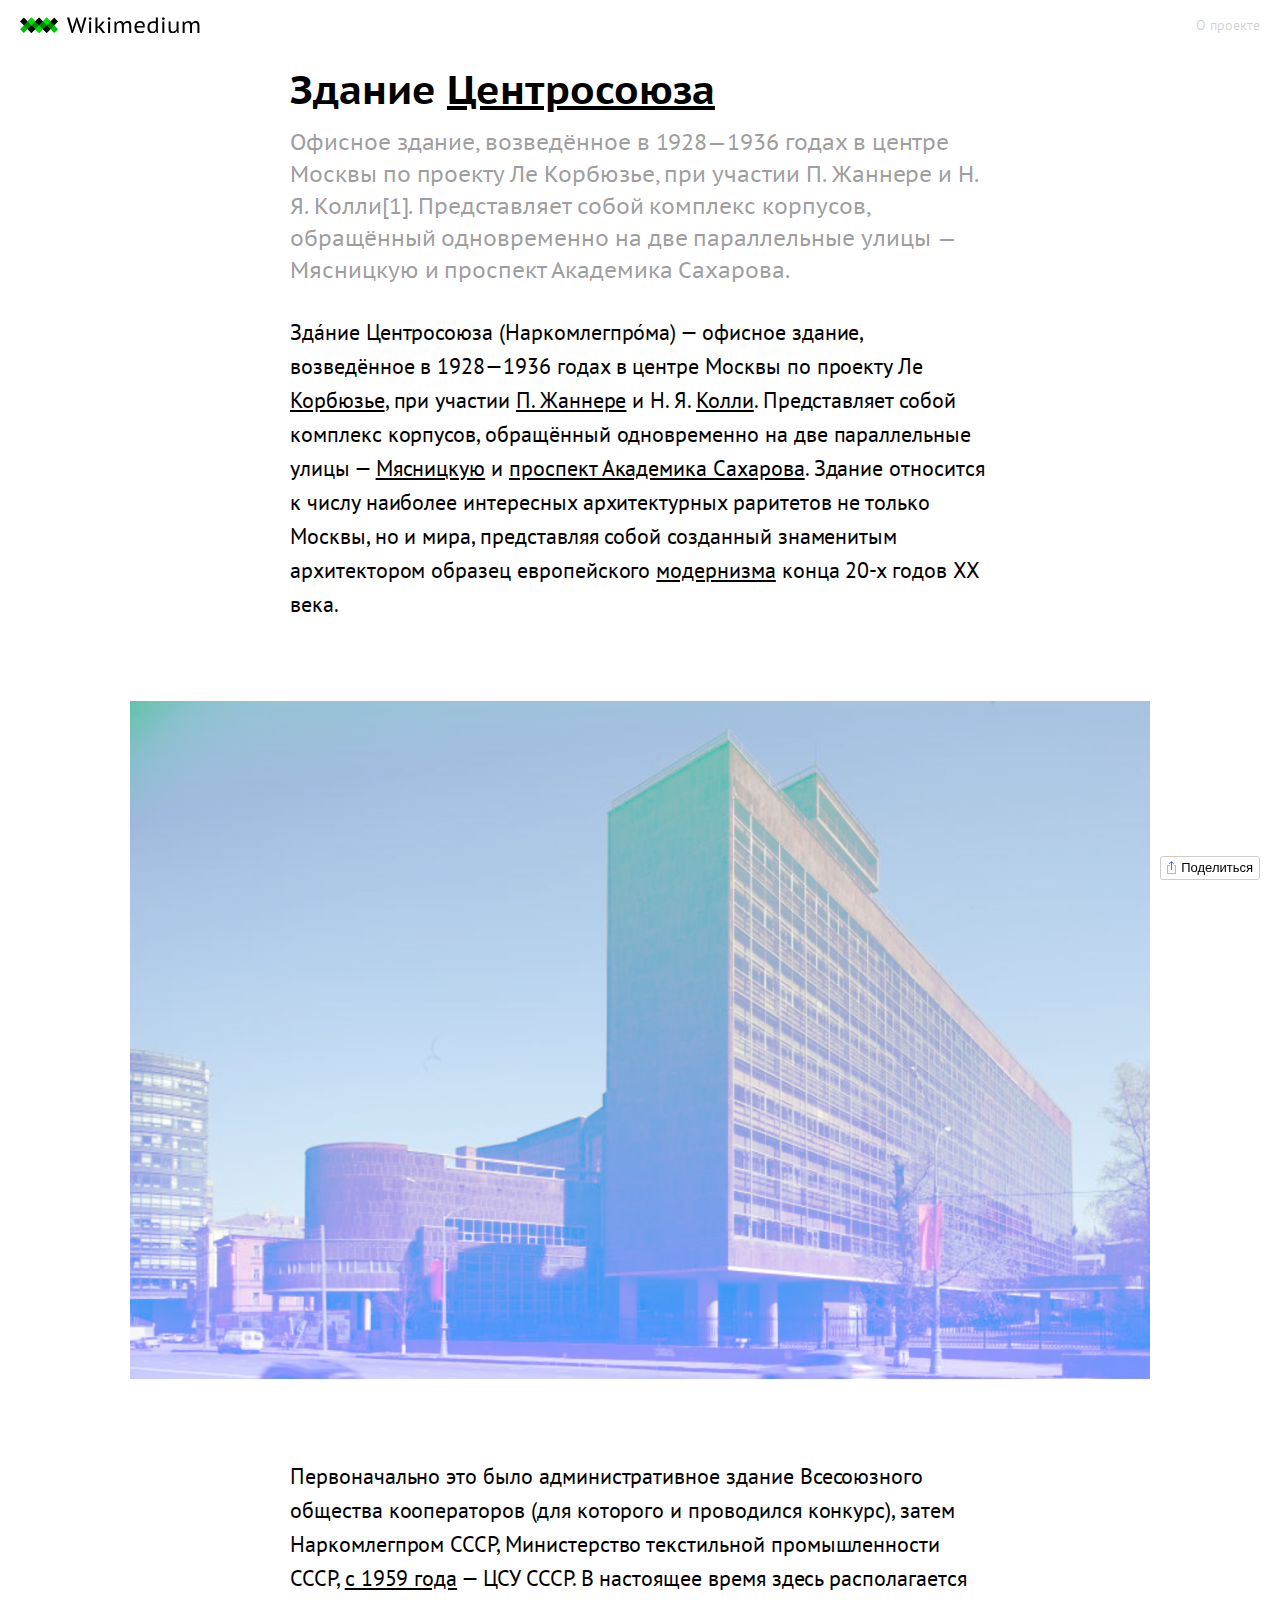
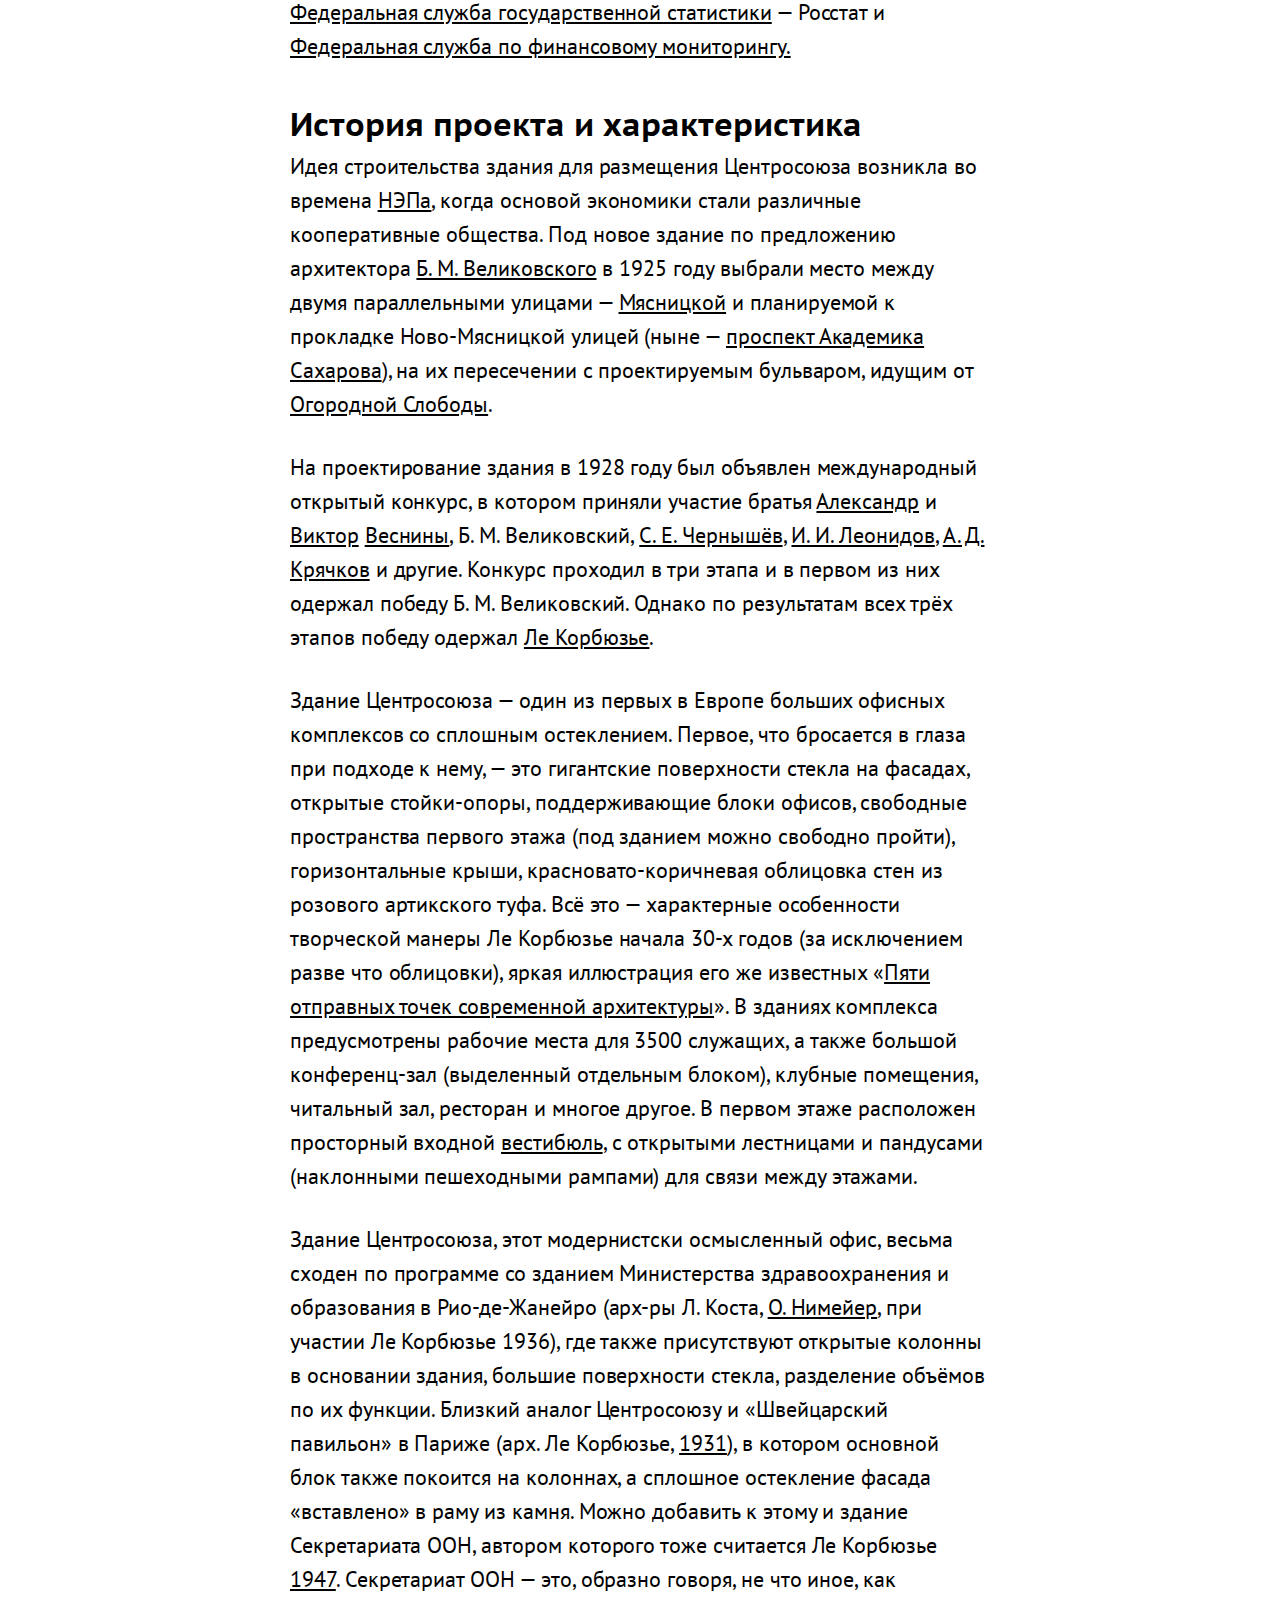
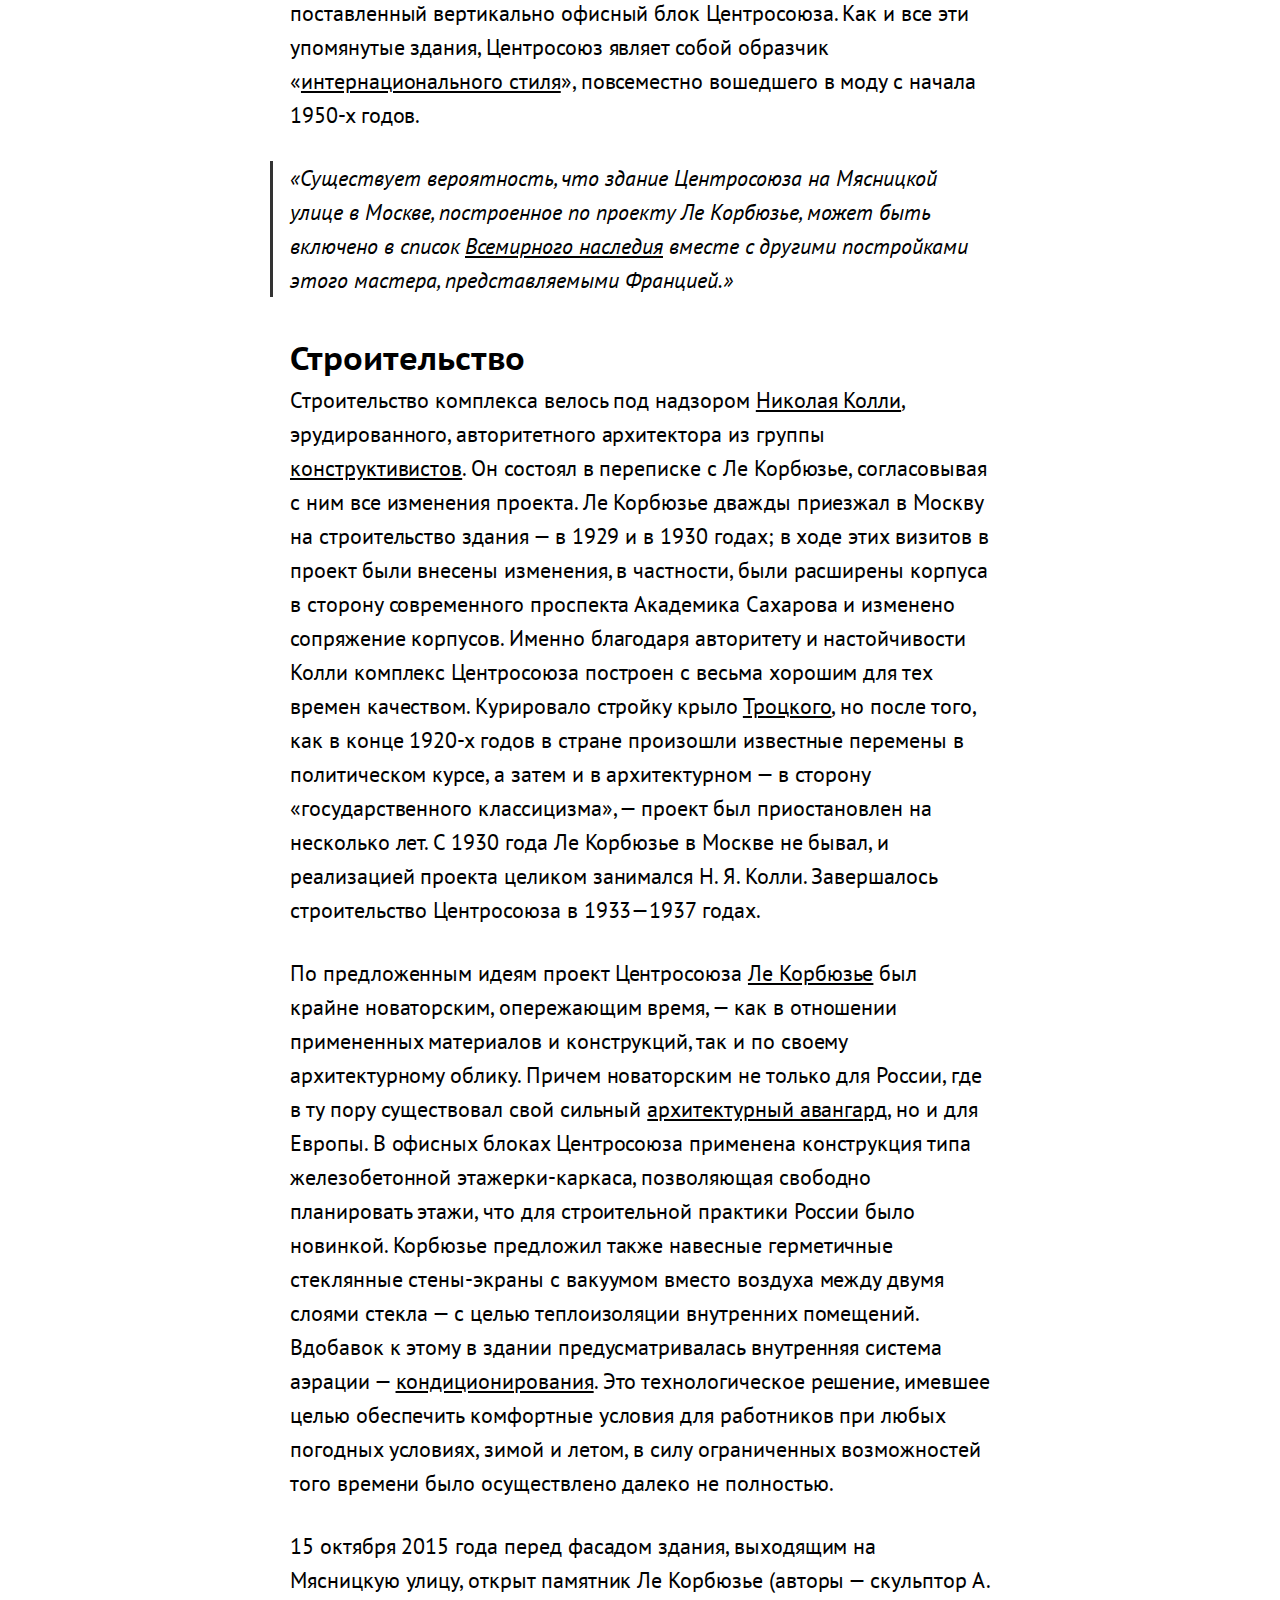
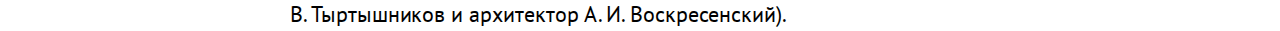
<file: nastysha150698/posts/centrosouz.html>
<!DOCTYPE html>
<html>
  <head>
    <meta charset="utf-8">

    <title>Здание Центросоюза - Wikimedium</title>

    <meta name="description" content="Статья Дом Наркомфина из Википедии, свёрстанная студентами для обучения основам веб-вёерстки в рамках образовательного проекта Hack Exchange.">
    <meta name="keywords" content="hack, exchange, html, css, javascript, hse, design">

    <meta property="og:type" content="article">
    <meta property="og:url" content="http://wikimedium.hack.exchange/posts/centrosouz.html">
    <meta property="og:title" content="Центросоюз - Wikimedium">
    <meta property="og:description" content="Статья Центросоюз из Википедии, свёрстанная студентами для обучения основам веб-вёрстки в рамках образовательного проекта Hack Exchange.">
    <meta property="og:image" content="httpp://wikimedium.hack.exchange/images/posts/centrosouz.jpg">

    <link rel="icon" type="image/x-icon" href="../favicon.ico">
    <link rel="icon" type="image/png" href="../favicon.png">

    <link rel="stylesheet" href="../stylesheets/style.css">
    <script src="../javascripts/jquery-3.1.1.min.js" charset="utf-8"></script>
    <script src="../javascripts/sidebar.js" charset="utf-8"></script>
    <script src="../javascripts/social-likes.min.js"></script>
  </head>

  <body>

    <nav class="menubar">
      <div>
        <a class="logo" href="../posts.html"> </a>
        <a class="about" href="../index.html">О проекте</a>
      </div>
    </nav>

    <nav class="sidebar">
      <ul>
        <li>
          <a href="#s1">Здание центросоюза</a>
        </li>

        <li>
          <a href="#s2">История проекта и характеристика</a>
        </li>

        <li>
          <a href="#s3">Строительство</a>
        </li>
      </ul>
    </nav>

    <article>
      <h1 id="s1">Здание <a tagret="_blank" href="https://ru.wikipedia.org/wiki/%D0%A6%D0%B5%D0%BD%D1%82%D1%80%D0%BE%D1%81%D0%BE%D1%8E%D0%B7">Центросоюза</a> </h1>
      <p>Офисное здание, возведённое в 1928—1936 годах в центре Москвы по проекту Ле Корбюзье, при участии П. Жаннере и Н. Я. Колли[1]. Представляет собой комплекс корпусов, обращённый одновременно на две параллельные улицы — Мясницкую и проспект Академика Сахарова. </p>
      <p>Зда́ние Центросоюза (Наркомлегпро́ма) — офисное здание, возведённое в 1928—1936 годах в центре Москвы по проекту Ле <a tagret="_blank" href="https://ru.wikipedia.org/wiki/%D0%9B%D0%B5_%D0%9A%D0%BE%D1%80%D0%B1%D1%8E%D0%B7%D1%8C%D0%B5">Корбюзье</a>, при участии <a tagret="_blank" href="https://ru.wikipedia.org/wiki/%D0%96%D0%B0%D0%BD%D0%BD%D0%B5%D1%80%D0%B5,_%D0%9F%D1%8C%D0%B5%D1%80">П. Жаннере</a> и Н. Я. <a tagret="_blank" href="https://ru.wikipedia.org/wiki/%D0%9A%D0%BE%D0%BB%D0%BB%D0%B8,_%D0%9D%D0%B8%D0%BA%D0%BE%D0%BB%D0%B0%D0%B9_%D0%94%D0%B6%D0%B5%D0%BC%D1%81%D0%BE%D0%B2%D0%B8%D1%87">Колли</a>. Представляет собой комплекс корпусов, обращённый одновременно на две параллельные улицы — <a tagret="_blank" href="https://ru.wikipedia.org/wiki/%D0%9C%D1%8F%D1%81%D0%BD%D0%B8%D1%86%D0%BA%D0%B0%D1%8F_%D1%83%D0%BB%D0%B8%D1%86%D0%B0">Мясницкую</a> и <a tagret="_blank" href="https://ru.wikipedia.org/wiki/%D0%9F%D1%80%D0%BE%D1%81%D0%BF%D0%B5%D0%BA%D1%82_%D0%90%D0%BA%D0%B0%D0%B4%D0%B5%D0%BC%D0%B8%D0%BA%D0%B0_%D0%A1%D0%B0%D1%85%D0%B0%D1%80%D0%BE%D0%B2%D0%B0_(%D0%9C%D0%BE%D1%81%D0%BA%D0%B2%D0%B0)">проспект Академика Сахарова</a>. Здание относится к числу наиболее интересных архитектурных раритетов не только Москвы, но и мира, представляя собой созданный знаменитым архитектором образец европейского <a tagret="_blank" href="https://ru.wikipedia.org/wiki/%D0%90%D1%80%D1%85%D0%B8%D1%82%D0%B5%D0%BA%D1%82%D1%83%D1%80%D0%BD%D1%8B%D0%B9_%D0%BC%D0%BE%D0%B4%D0%B5%D1%80%D0%BD%D0%B8%D0%B7%D0%BC">модернизма</a> конца 20-х годов XX века.</p>
      <img src="../images/posts/centrosouz.jpg" alt="Центосоюз" />
      <p>Первоначально это было административное здание Всесоюзного общества кооператоров (для которого и проводился конкурс), затем Наркомлегпром СССР, Министерство текстильной промышленности СССР, <a tagret="_blank" href="https://ru.wikipedia.org/wiki/1959_%D0%B3%D0%BE%D0%B4">с 1959 года</a> — ЦСУ СССР. В настоящее время здесь располагается <a tagret="_blank" href="https://ru.wikipedia.org/wiki/%D0%A4%D0%B5%D0%B4%D0%B5%D1%80%D0%B0%D0%BB%D1%8C%D0%BD%D0%B0%D1%8F_%D1%81%D0%BB%D1%83%D0%B6%D0%B1%D0%B0_%D0%B3%D0%BE%D1%81%D1%83%D0%B4%D0%B0%D1%80%D1%81%D1%82%D0%B2%D0%B5%D0%BD%D0%BD%D0%BE%D0%B9_%D1%81%D1%82%D0%B0%D1%82%D0%B8%D1%81%D1%82%D0%B8%D0%BA%D0%B8">Федеральная служба государственной статистики</a> — Росстат и <a tagret="_blank" href="">Федеральная служба по финансовому мониторингу.</a></p>

      <h2 id="s2">История проекта и характеристика</h2>
      <p>Идея строительства здания для размещения Центросоюза возникла во времена <a tagret="_blank" href="https://ru.wikipedia.org/wiki/%D0%9D%D0%BE%D0%B2%D0%B0%D1%8F_%D1%8D%D0%BA%D0%BE%D0%BD%D0%BE%D0%BC%D0%B8%D1%87%D0%B5%D1%81%D0%BA%D0%B0%D1%8F_%D0%BF%D0%BE%D0%BB%D0%B8%D1%82%D0%B8%D0%BA%D0%B0">НЭПа</a>, когда основой экономики стали различные кооперативные общества. Под новое здание по предложению архитектора <a tagret="_blank" href="https://ru.wikipedia.org/wiki/%D0%92%D0%B5%D0%BB%D0%B8%D0%BA%D0%BE%D0%B2%D1%81%D0%BA%D0%B8%D0%B9,_%D0%91%D0%BE%D1%80%D0%B8%D1%81_%D0%9C%D0%B8%D1%85%D0%B0%D0%B9%D0%BB%D0%BE%D0%B2%D0%B8%D1%87">Б. М. Великовского</a> в 1925 году выбрали место между двумя параллельными улицами — <a tagret="_blank" href="https://ru.wikipedia.org/wiki/%D0%9C%D1%8F%D1%81%D0%BD%D0%B8%D1%86%D0%BA%D0%B0%D1%8F_%D1%83%D0%BB%D0%B8%D1%86%D0%B0">Мясницкой</a> и планируемой к прокладке Ново-Мясницкой улицей (ныне — <a tagret="_blank" href="https://ru.wikipedia.org/wiki/%D0%9F%D1%80%D0%BE%D1%81%D0%BF%D0%B5%D0%BA%D1%82_%D0%90%D0%BA%D0%B0%D0%B4%D0%B5%D0%BC%D0%B8%D0%BA%D0%B0_%D0%A1%D0%B0%D1%85%D0%B0%D1%80%D0%BE%D0%B2%D0%B0_(%D0%9C%D0%BE%D1%81%D0%BA%D0%B2%D0%B0)">проспект Академика Сахарова</a>), на их пересечении с проектируемым бульваром, идущим от <a tagret="_blank" href="https://ru.wikipedia.org/wiki/%D0%9F%D0%B5%D1%80%D0%B5%D1%83%D0%BB%D0%BE%D0%BA_%D0%9E%D0%B3%D0%BE%D1%80%D0%BE%D0%B4%D0%BD%D0%B0%D1%8F_%D0%A1%D0%BB%D0%BE%D0%B1%D0%BE%D0%B4%D0%B0">Огородной Слободы</a>.</p>
      <p>На проектирование здания в 1928 году был объявлен международный открытый конкурс, в котором приняли участие братья <a tagret="_blank" href="https://ru.wikipedia.org/wiki/%D0%92%D0%B5%D1%81%D0%BD%D0%B8%D0%BD,_%D0%90%D0%BB%D0%B5%D0%BA%D1%81%D0%B0%D0%BD%D0%B4%D1%80_%D0%90%D0%BB%D0%B5%D0%BA%D1%81%D0%B0%D0%BD%D0%B4%D1%80%D0%BE%D0%B2%D0%B8%D1%87">Александр</a> и <a tagret="_blank" href="https://ru.wikipedia.org/wiki/%D0%92%D0%B5%D1%81%D0%BD%D0%B8%D0%BD,_%D0%92%D0%B8%D0%BA%D1%82%D0%BE%D1%80_%D0%90%D0%BB%D0%B5%D0%BA%D1%81%D0%B0%D0%BD%D0%B4%D1%80%D0%BE%D0%B2%D0%B8%D1%87">Виктор</a> <a tagret="_blank" href="https://ru.wikipedia.org/wiki/%D0%92%D0%B5%D1%81%D0%BD%D0%B8%D0%BD%D1%8B">Веснины</a>, Б. М. Великовский, <a tagret="_blank" href="https://ru.wikipedia.org/wiki/%D0%A7%D0%B5%D1%80%D0%BD%D1%8B%D1%88%D1%91%D0%B2,_%D0%A1%D0%B5%D1%80%D0%B3%D0%B5%D0%B9_%D0%95%D0%B3%D0%BE%D1%80%D0%BE%D0%B2%D0%B8%D1%87">С. Е. Чернышёв</a>, <a tagret="_blank" href="https://ru.wikipedia.org/wiki/%D0%9B%D0%B5%D0%BE%D0%BD%D0%B8%D0%B4%D0%BE%D0%B2,_%D0%98%D0%B2%D0%B0%D0%BD_%D0%98%D0%BB%D1%8C%D0%B8%D1%87">И. И. Леонидов</a>, <a tagret="_blank" href="https://ru.wikipedia.org/wiki/%D0%9A%D1%80%D1%8F%D1%87%D0%BA%D0%BE%D0%B2,_%D0%90%D0%BD%D0%B4%D1%80%D0%B5%D0%B9_%D0%94%D0%BC%D0%B8%D1%82%D1%80%D0%B8%D0%B5%D0%B2%D0%B8%D1%87">А. Д. Крячков</a> и другие. Конкурс проходил в три этапа и в первом из них одержал победу Б. М. Великовский. Однако по результатам всех трёх этапов победу одержал <a tagret="_blank" href="https://ru.wikipedia.org/wiki/%D0%9B%D0%B5_%D0%9A%D0%BE%D1%80%D0%B1%D1%8E%D0%B7%D1%8C%D0%B5">Ле Корбюзье</a>.</p>
      <p>Здание Центросоюза — один из первых в Европе больших офисных комплексов со сплошным остеклением. Первое, что бросается в глаза при подходе к нему, — это гигантские поверхности стекла на фасадах, открытые стойки-опоры, поддерживающие блоки офисов, свободные пространства первого этажа (под зданием можно свободно пройти), горизонтальные крыши, красновато-коричневая облицовка стен из розового артикского туфа. Всё это — характерные особенности творческой манеры Ле Корбюзье начала 30-х годов (за исключением разве что облицовки), яркая иллюстрация его же известных «<a tagret="_blank" href="https://ru.wikipedia.org/wiki/%D0%9F%D1%8F%D1%82%D1%8C_%D0%BE%D1%82%D0%BF%D1%80%D0%B0%D0%B2%D0%BD%D1%8B%D1%85_%D1%82%D0%BE%D1%87%D0%B5%D0%BA_%D1%81%D0%BE%D0%B2%D1%80%D0%B5%D0%BC%D0%B5%D0%BD%D0%BD%D0%BE%D0%B9_%D0%B0%D1%80%D1%85%D0%B8%D1%82%D0%B5%D0%BA%D1%82%D1%83%D1%80%D1%8B">Пяти отправных точек современной архитектуры</a>». В зданиях комплекса предусмотрены рабочие места для 3500 служащих, а также большой конференц-зал (выделенный отдельным блоком), клубные помещения, читальный зал, ресторан и многое другое. В первом этаже расположен просторный входной <a tagret="_blank" href="https://ru.wikipedia.org/wiki/%D0%92%D0%B5%D1%81%D1%82%D0%B8%D0%B1%D1%8E%D0%BB%D1%8C">вестибюль</a>, с открытыми лестницами и пандусами (наклонными пешеходными рампами) для связи между этажами.</p>
      <p>Здание Центросоюза, этот модернистски осмысленный офис, весьма сходен по программе со зданием Министерства здравоохранения и образования в Рио-де-Жанейро (арх-ры Л. Коста, <a tagret="_blank" href="https://ru.wikipedia.org/wiki/%D0%9D%D0%B8%D0%BC%D0%B5%D0%B9%D0%B5%D1%80,_%D0%9E%D1%81%D0%BA%D0%B0%D1%80">О. Нимейер</a>, при участии Ле Корбюзье 1936), где также присутствуют открытые колонны в основании здания, большие поверхности стекла, разделение объёмов по их функции. Близкий аналог Центросоюзу и «Швейцарский павильон» в Париже (арх. Ле Корбюзье, <a tagret="_blank" href="https://ru.wikipedia.org/wiki/1931">1931</a>), в котором основной блок также покоится на колоннах, а сплошное остекление фасада «вставлено» в раму из камня. Можно добавить к этому и здание Секретариата ООН, автором которого тоже считается Ле Корбюзье <a tagret="_blank" href="https://ru.wikipedia.org/wiki/1947">1947</a>. Секретариат ООН — это, образно говоря, не что иное, как поставленный вертикально офисный блок Центросоюза. Как и все эти упомянутые здания, Центросоюз являет собой образчик «<a tagret="_blank" href="https://ru.wikipedia.org/wiki/%D0%98%D0%BD%D1%82%D0%B5%D1%80%D0%BD%D0%B0%D1%86%D0%B8%D0%BE%D0%BD%D0%B0%D0%BB%D1%8C%D0%BD%D1%8B%D0%B9_%D1%81%D1%82%D0%B8%D0%BB%D1%8C">интернационального стиля</a>», повсеместно вошедшего в моду с начала 1950-х годов. </p>
      <blockquote cite="http://https://ru.wikipedia.org/wiki/%D0%97%D0%B4%D0%B0%D0%BD%D0%B8%D0%B5_%D0%A6%D0%B5%D0%BD%D1%82%D1%80%D0%BE%D1%81%D0%BE%D1%8E%D0%B7%D0%B0">«Существует вероятность, что здание Центросоюза на Мясницкой улице в Москве, построенное по проекту Ле Корбюзье, может быть включено в список <a tagret="_blank" href="https://ru.wikipedia.org/wiki/%D0%92%D1%81%D0%B5%D0%BC%D0%B8%D1%80%D0%BD%D0%BE%D0%B5_%D0%BD%D0%B0%D1%81%D0%BB%D0%B5%D0%B4%D0%B8%D0%B5">Всемирного наследия</a> вместе с другими постройками этого мастера, представляемыми Францией.»</blockquote>

      <h2 id="s3">Строительство</h2>
      <p>Строительство комплекса велось под надзором <a tagret="_blank" href="https://ru.wikipedia.org/wiki/%D0%9A%D0%BE%D0%BB%D0%BB%D0%B8,_%D0%9D%D0%B8%D0%BA%D0%BE%D0%BB%D0%B0%D0%B9_%D0%AF%D0%BA%D0%BE%D0%B2%D0%BB%D0%B5%D0%B2%D0%B8%D1%87">Николая Колли</a>, эрудированного, авторитетного архитектора из группы <a tagret="_blank" href="https://ru.wikipedia.org/wiki/%D0%9A%D0%BE%D0%BD%D1%81%D1%82%D1%80%D1%83%D0%BA%D1%82%D0%B8%D0%B2%D0%B8%D0%B7%D0%BC_(%D0%B8%D1%81%D0%BA%D1%83%D1%81%D1%81%D1%82%D0%B2%D0%BE)">конструктивистов</a>. Он состоял в переписке с Ле Корбюзье, согласовывая с ним все изменения проекта. Ле Корбюзье дважды приезжал в Москву на строительство здания — в 1929 и в 1930 годах; в ходе этих визитов в проект были внесены изменения, в частности, были расширены корпуса в сторону современного проспекта Академика Сахарова и изменено сопряжение корпусов. Именно благодаря авторитету и настойчивости Колли комплекс Центросоюза построен с весьма хорошим для тех времен качеством. Курировало стройку крыло <a tagret="_blank" href="https://ru.wikipedia.org/wiki/%D0%A2%D1%80%D0%BE%D1%86%D0%BA%D0%B8%D0%B9,_%D0%9B%D0%B5%D0%B2">Троцкого</a>, но после того, как в конце 1920-х годов в стране произошли известные перемены в политическом курсе, а затем и в архитектурном — в сторону «государственного классицизма», — проект был приостановлен на несколько лет. С 1930 года Ле Корбюзье в Москве не бывал, и реализацией проекта целиком занимался Н. Я. Колли. Завершалось строительство Центросоюза в 1933—1937 годах.</p>
      <p>По предложенным идеям проект Центросоюза <a tagret="_blank" href="https://ru.wikipedia.org/wiki/%D0%9B%D0%B5_%D0%9A%D0%BE%D1%80%D0%B1%D1%8E%D0%B7%D1%8C%D0%B5">Ле Корбюзье</a> был крайне новаторским, опережающим время, — как в отношении примененных материалов и конструкций, так и по своему архитектурному облику. Причем новаторским не только для России, где в ту пору существовал свой сильный <a tagret="_blank" href="https://ru.wikipedia.org/wiki/%D0%9A%D0%BE%D0%BD%D1%81%D1%82%D1%80%D1%83%D0%BA%D1%82%D0%B8%D0%B2%D0%B8%D0%B7%D0%BC_(%D0%B8%D1%81%D0%BA%D1%83%D1%81%D1%81%D1%82%D0%B2%D0%BE)">архитектурный авангард</a>, но и для Европы. В офисных блоках Центросоюза применена конструкция типа железобетонной этажерки-каркаса, позволяющая свободно планировать этажи, что для строительной практики России было новинкой. Корбюзье предложил также навесные герметичные стеклянные стены-экраны с вакуумом вместо воздуха между двумя слоями стекла — с целью теплоизоляции внутренних помещений. Вдобавок к этому в здании предусматривалась внутренняя система аэрации — <a tagret="_blank" href="https://ru.wikipedia.org/wiki/%D0%9A%D0%BE%D0%BD%D0%B4%D0%B8%D1%86%D0%B8%D0%BE%D0%BD%D0%B8%D1%80%D0%BE%D0%B2%D0%B0%D0%BD%D0%B8%D0%B5">кондиционирования</a>. Это технологическое решение, имевшее целью обеспечить комфортные условия для работников при любых погодных условиях, зимой и летом, в силу ограниченных возможностей того времени было осуществлено далеко не полностью.</p>
      <p>15 октября 2015 года перед фасадом здания, выходящим на Мясницкую улицу, открыт памятник Ле Корбюзье (авторы — скульптор А. В. Тыртышников и архитектор А. И. Воскресенский).</p>
  <article>

    <footer class="share">
      <div class="social-likes social-likes_single" data-url="http://wikimedium.hack.exchange/posts/centrosouz.html" data-single-title="Поделиться">
        <div class="facebook" title="Поделиться ссылкой на Фейсбуке">Facebook</div>
        <div class="twitter" title="Поделиться ссылкой в Твиттере">Twitter</div>
        <div class="vkontakte" title="Поделиться ссылкой во Вконтакте">Вконтакте</div>
      </div>
    </footer>

  </body>
</html>
</file>
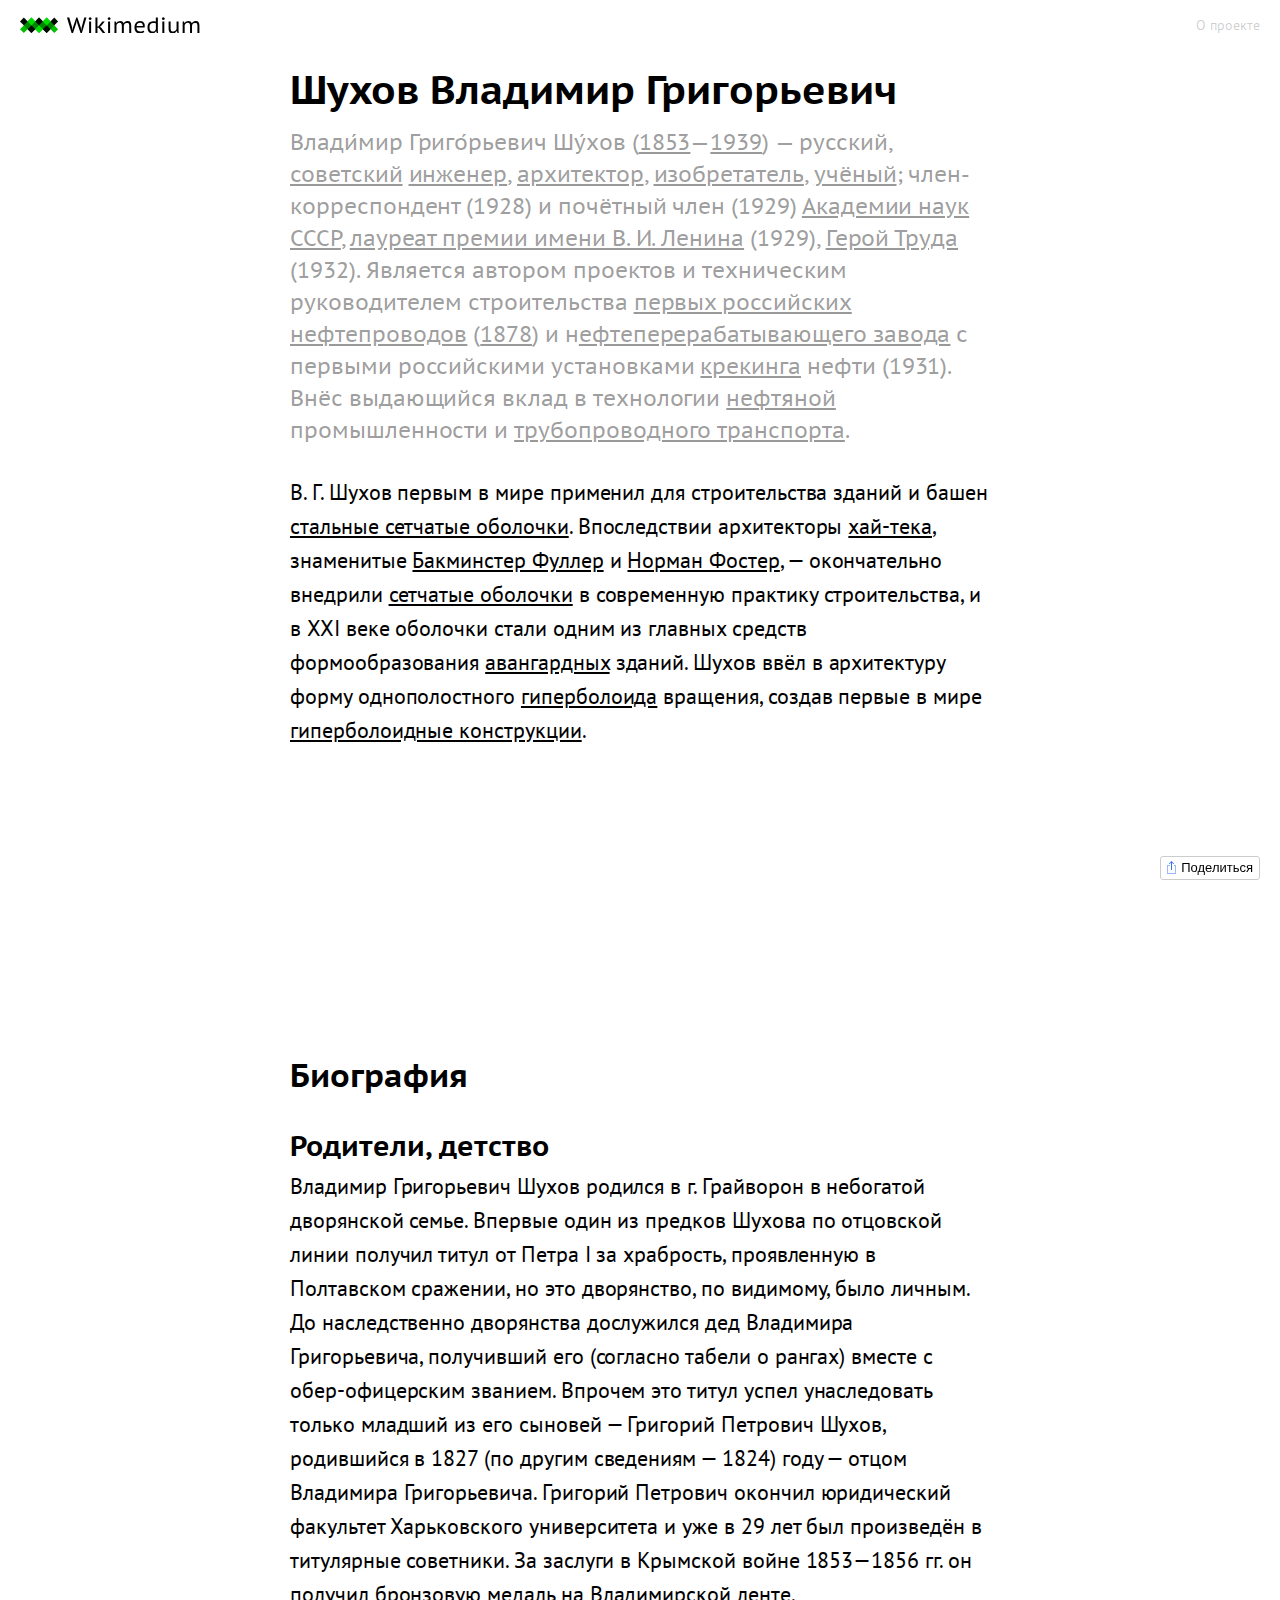
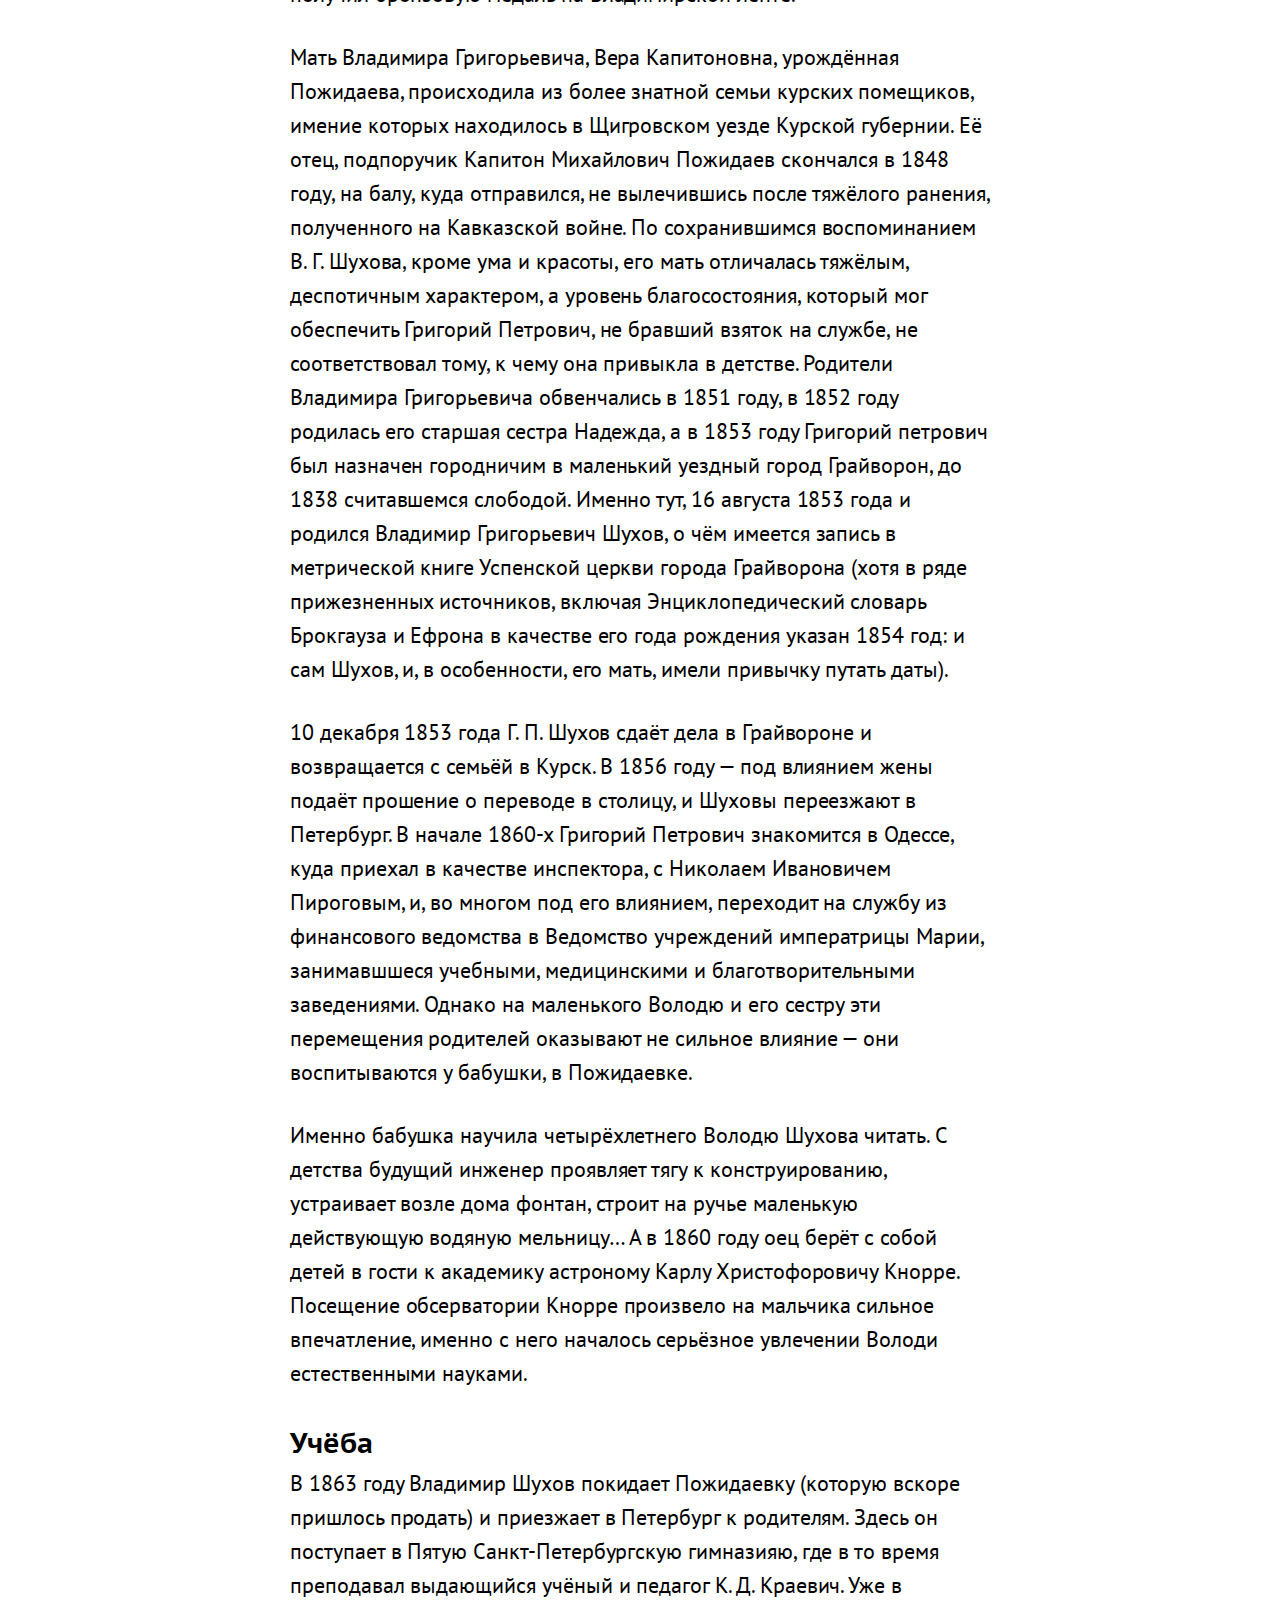
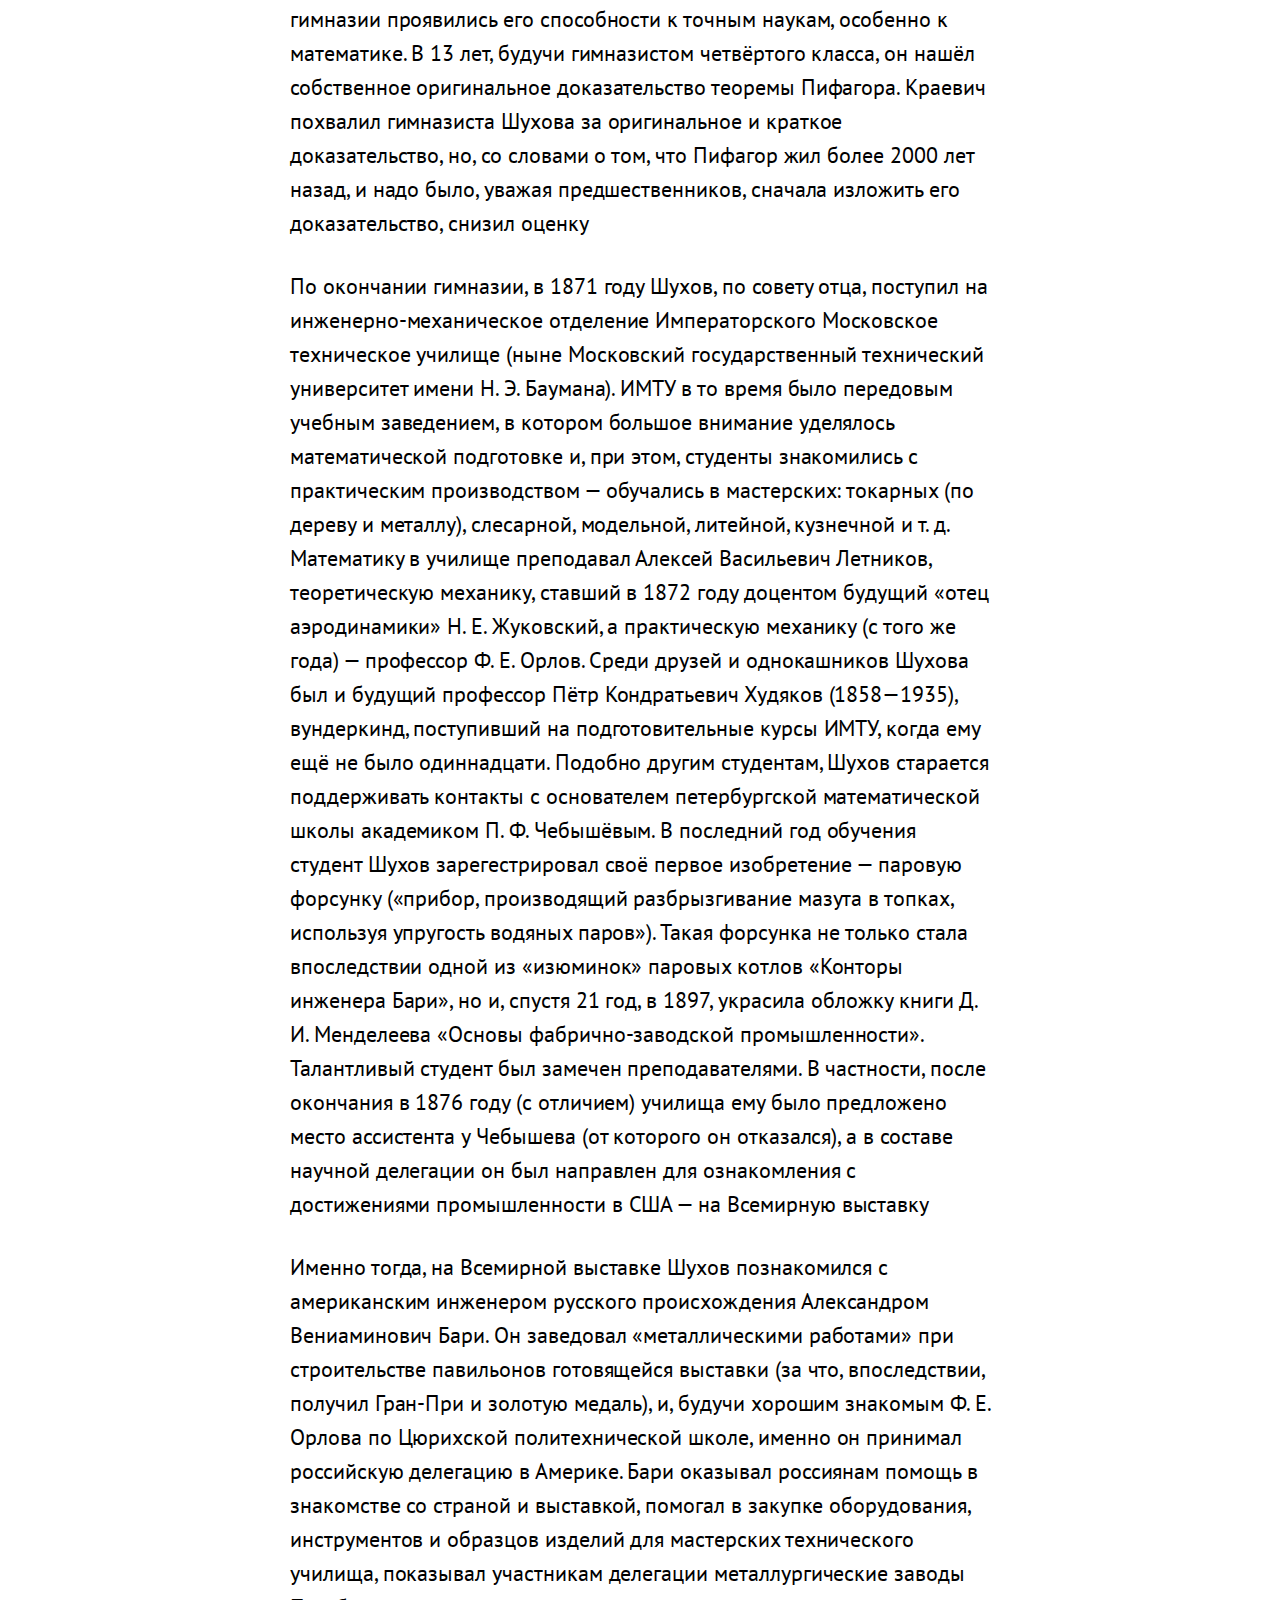
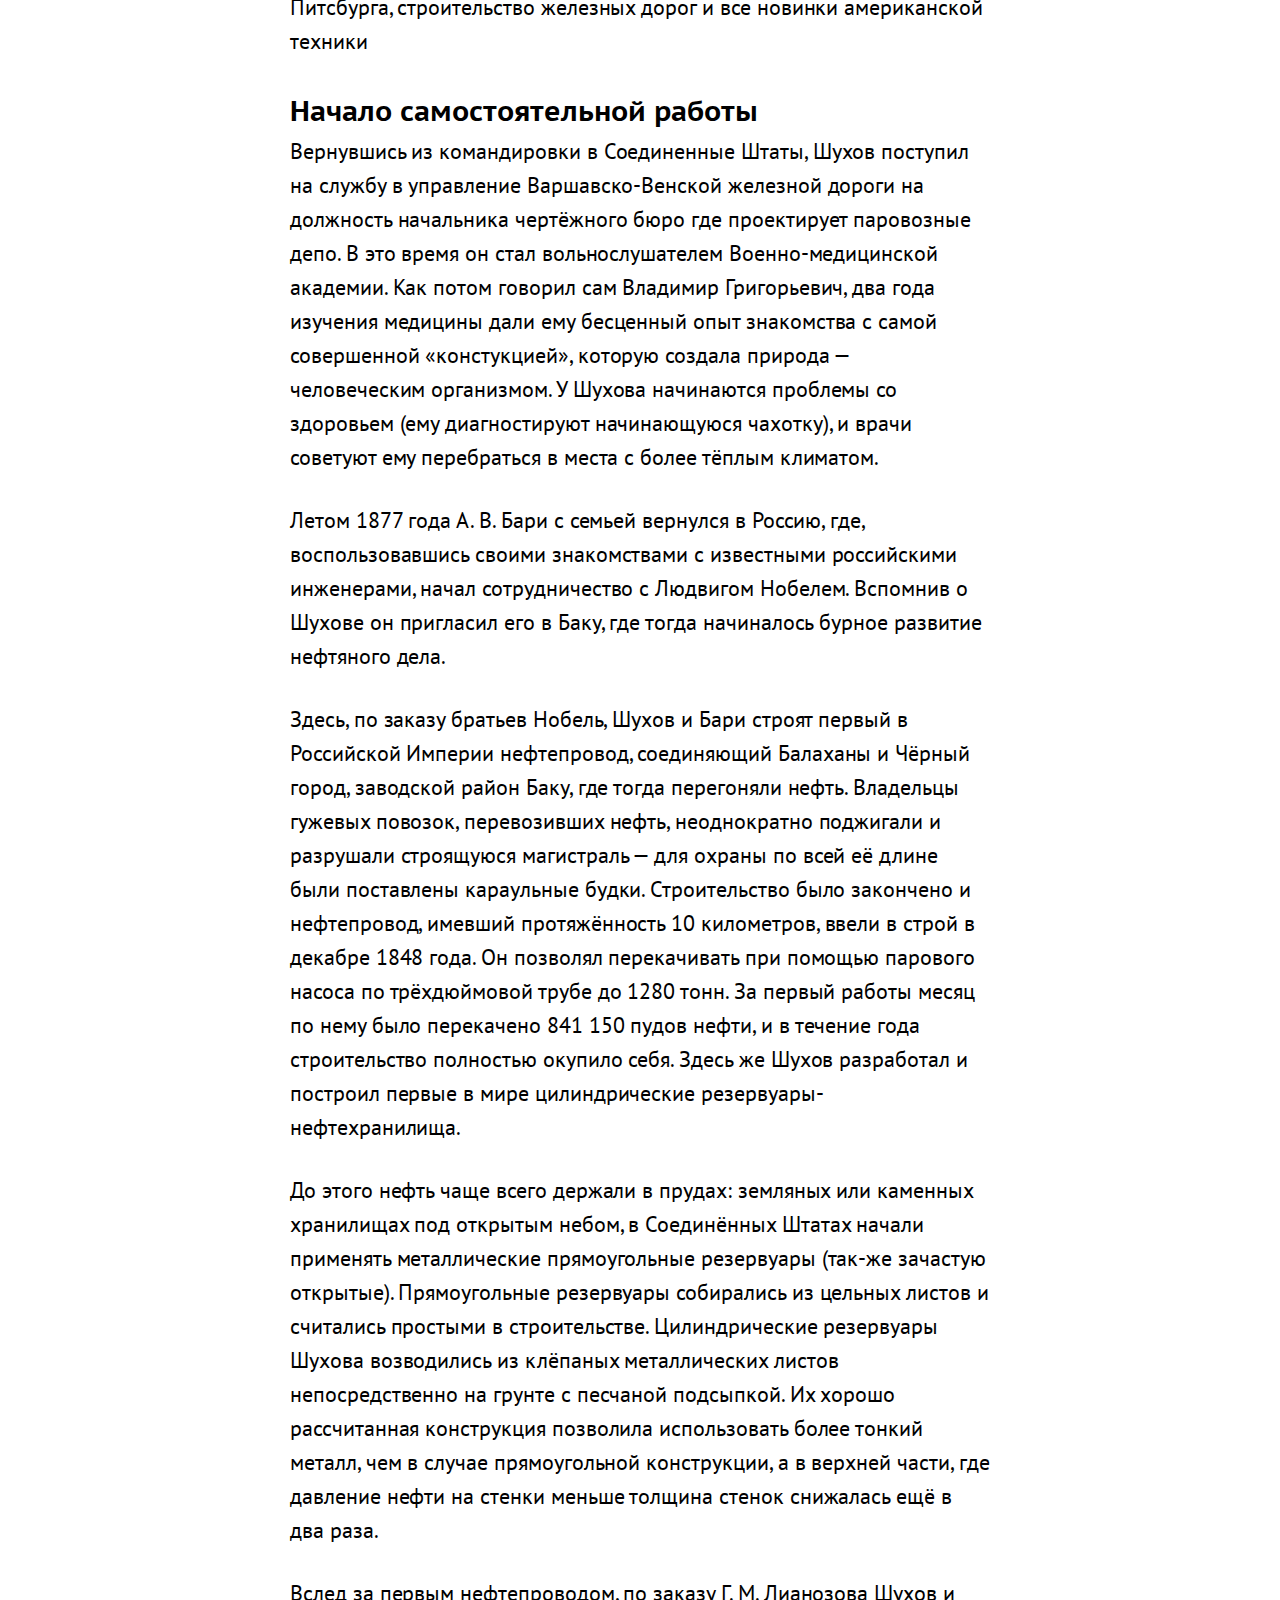
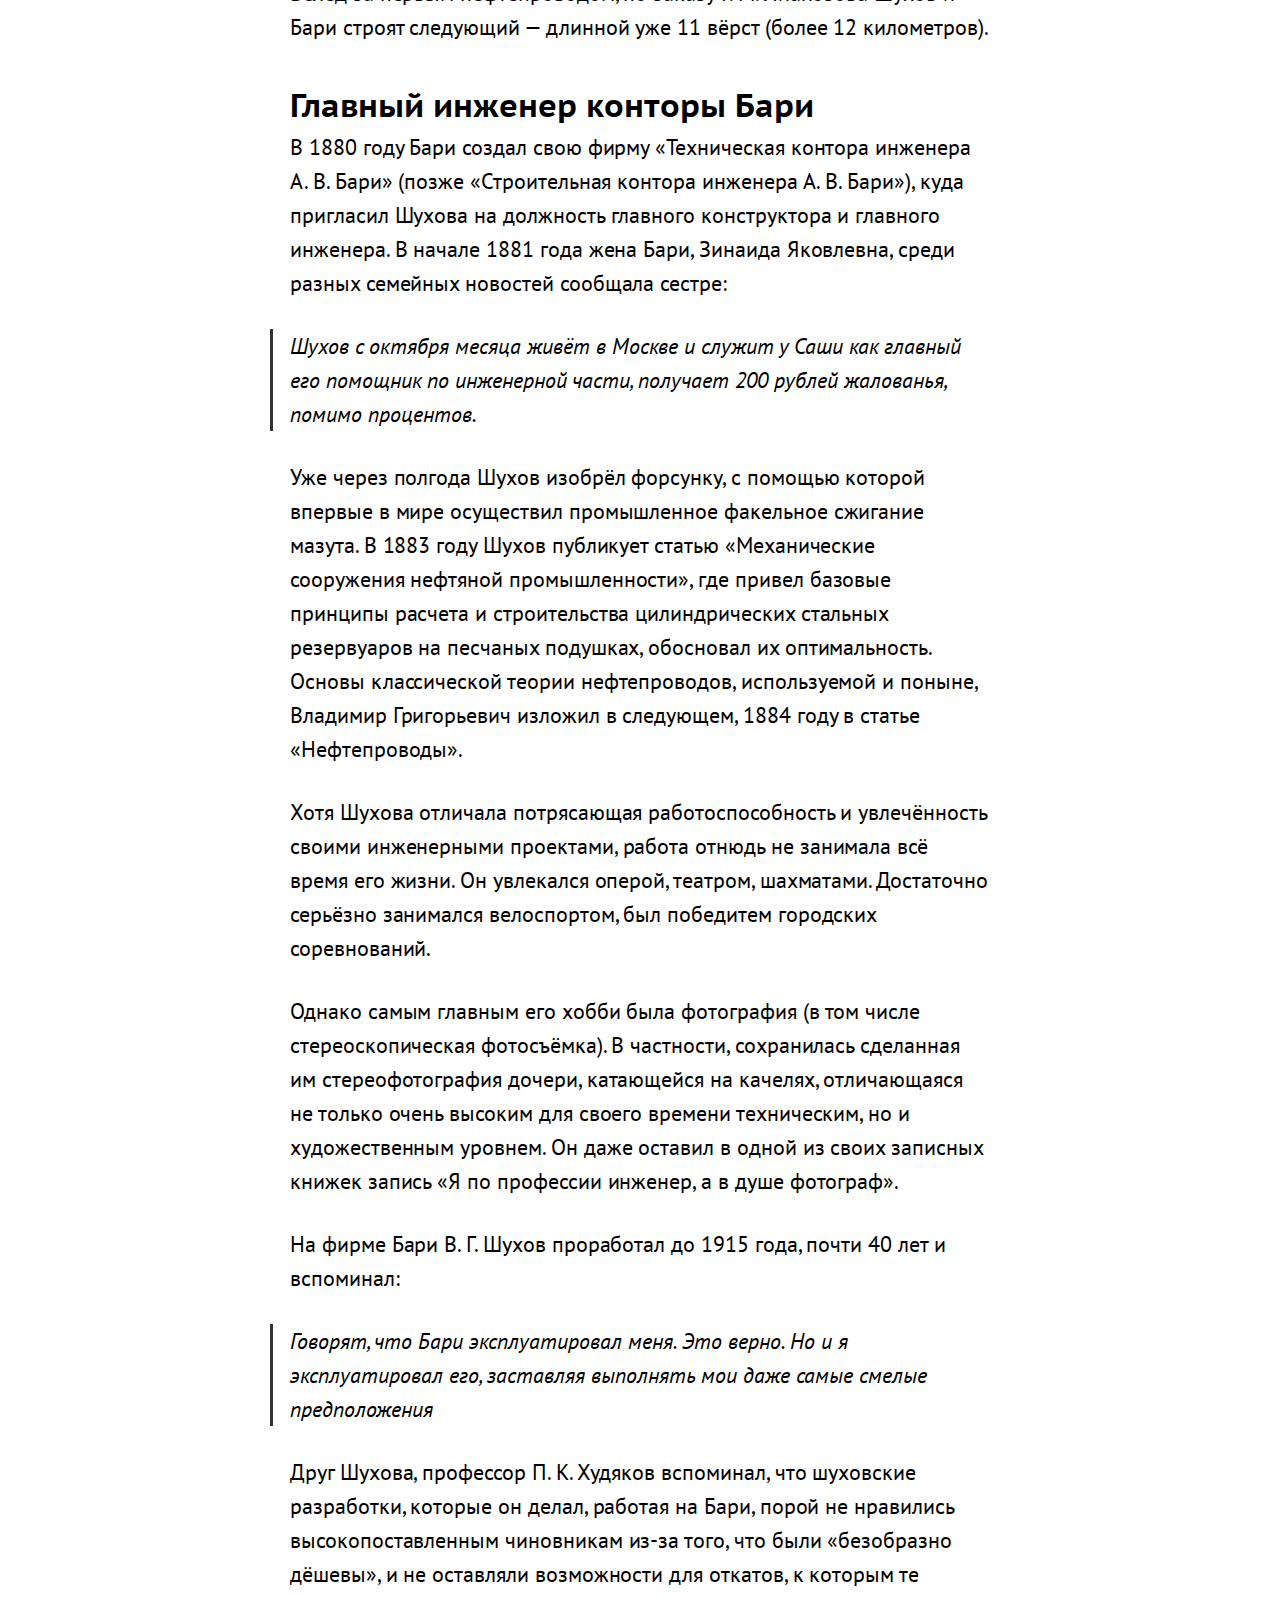
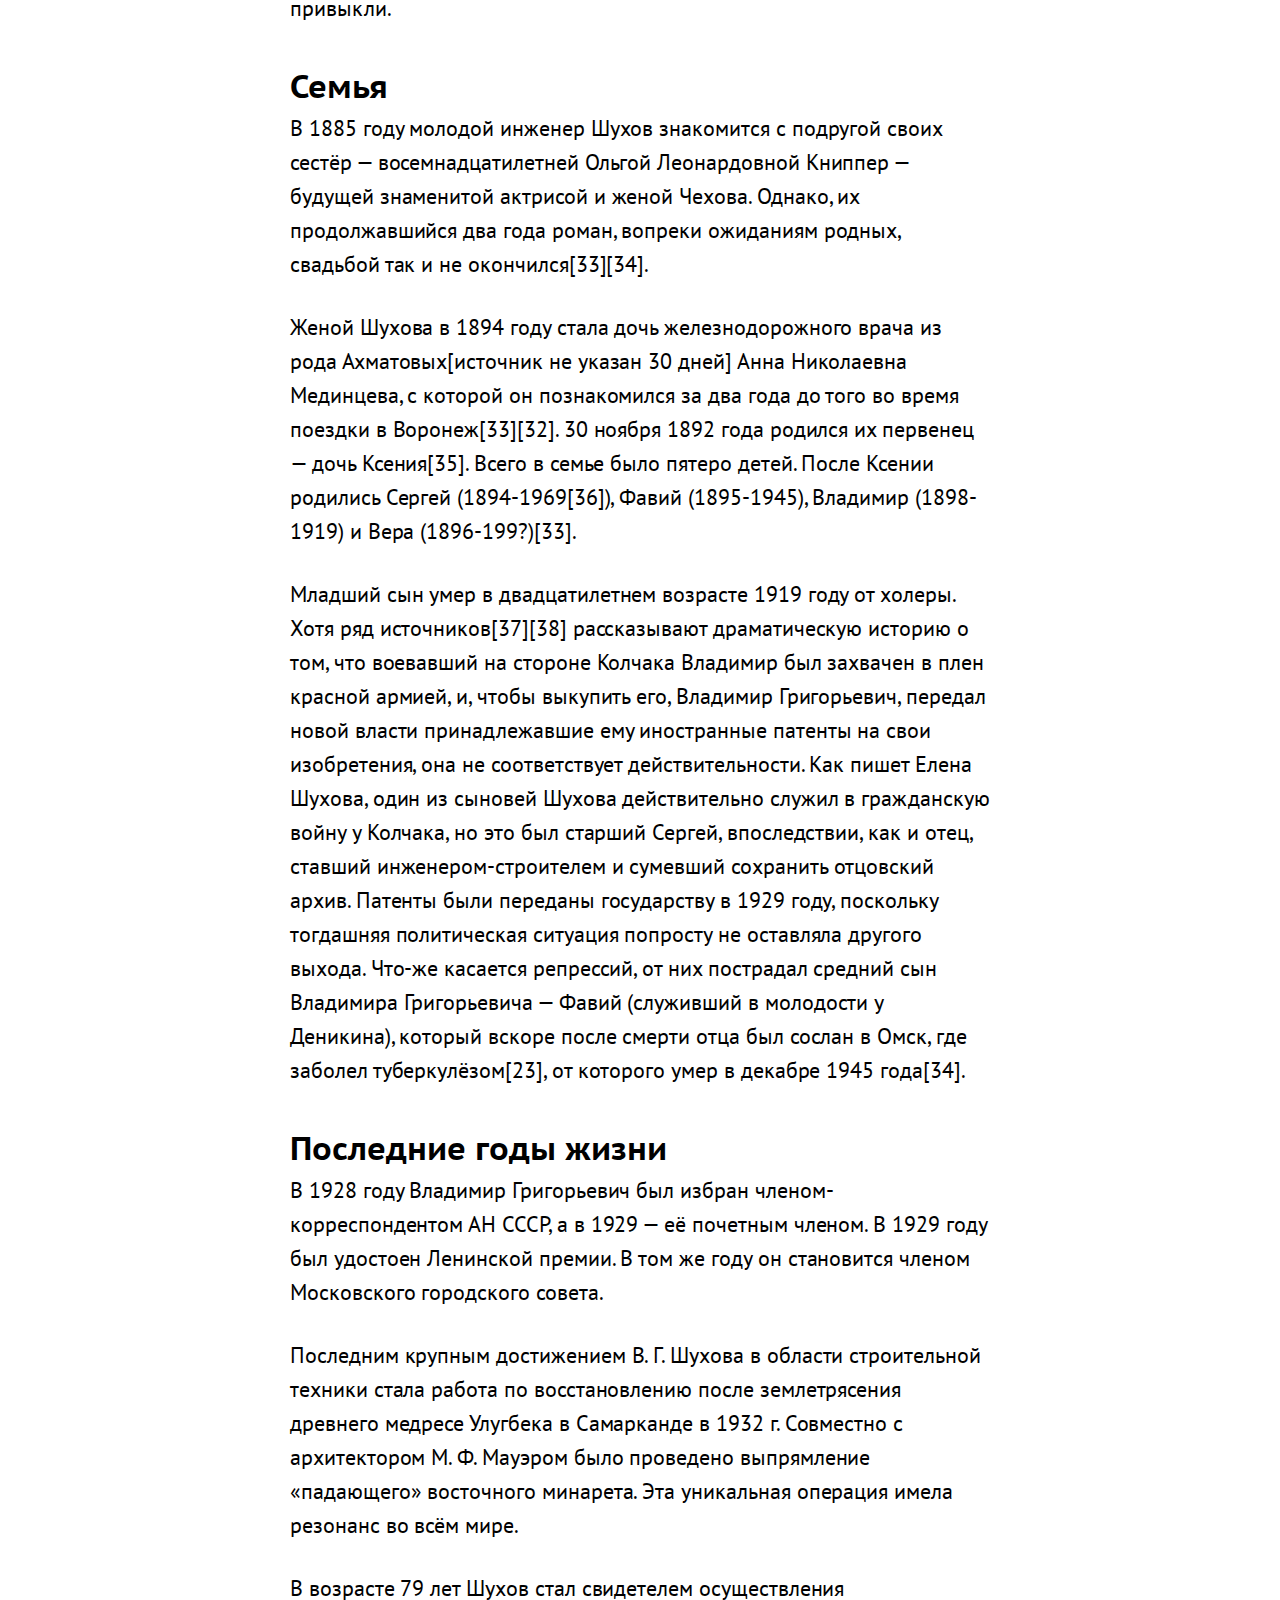
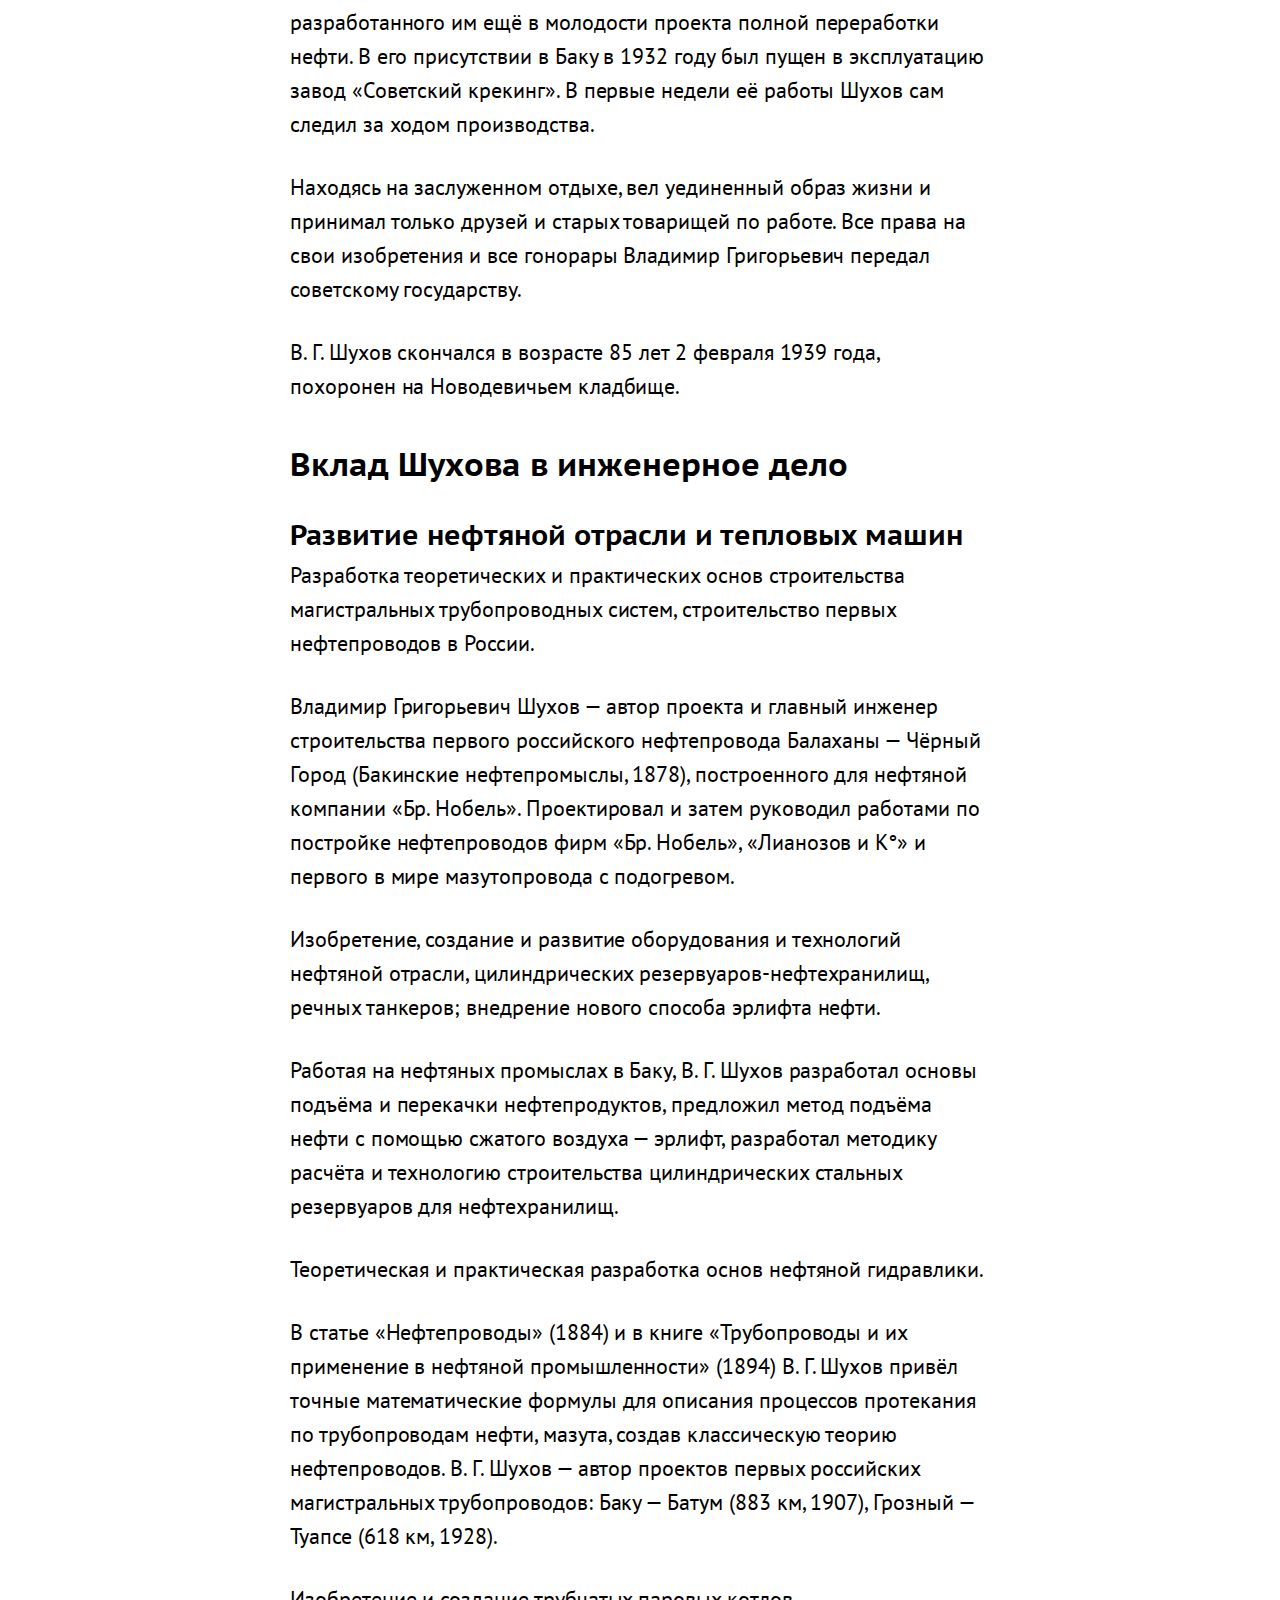
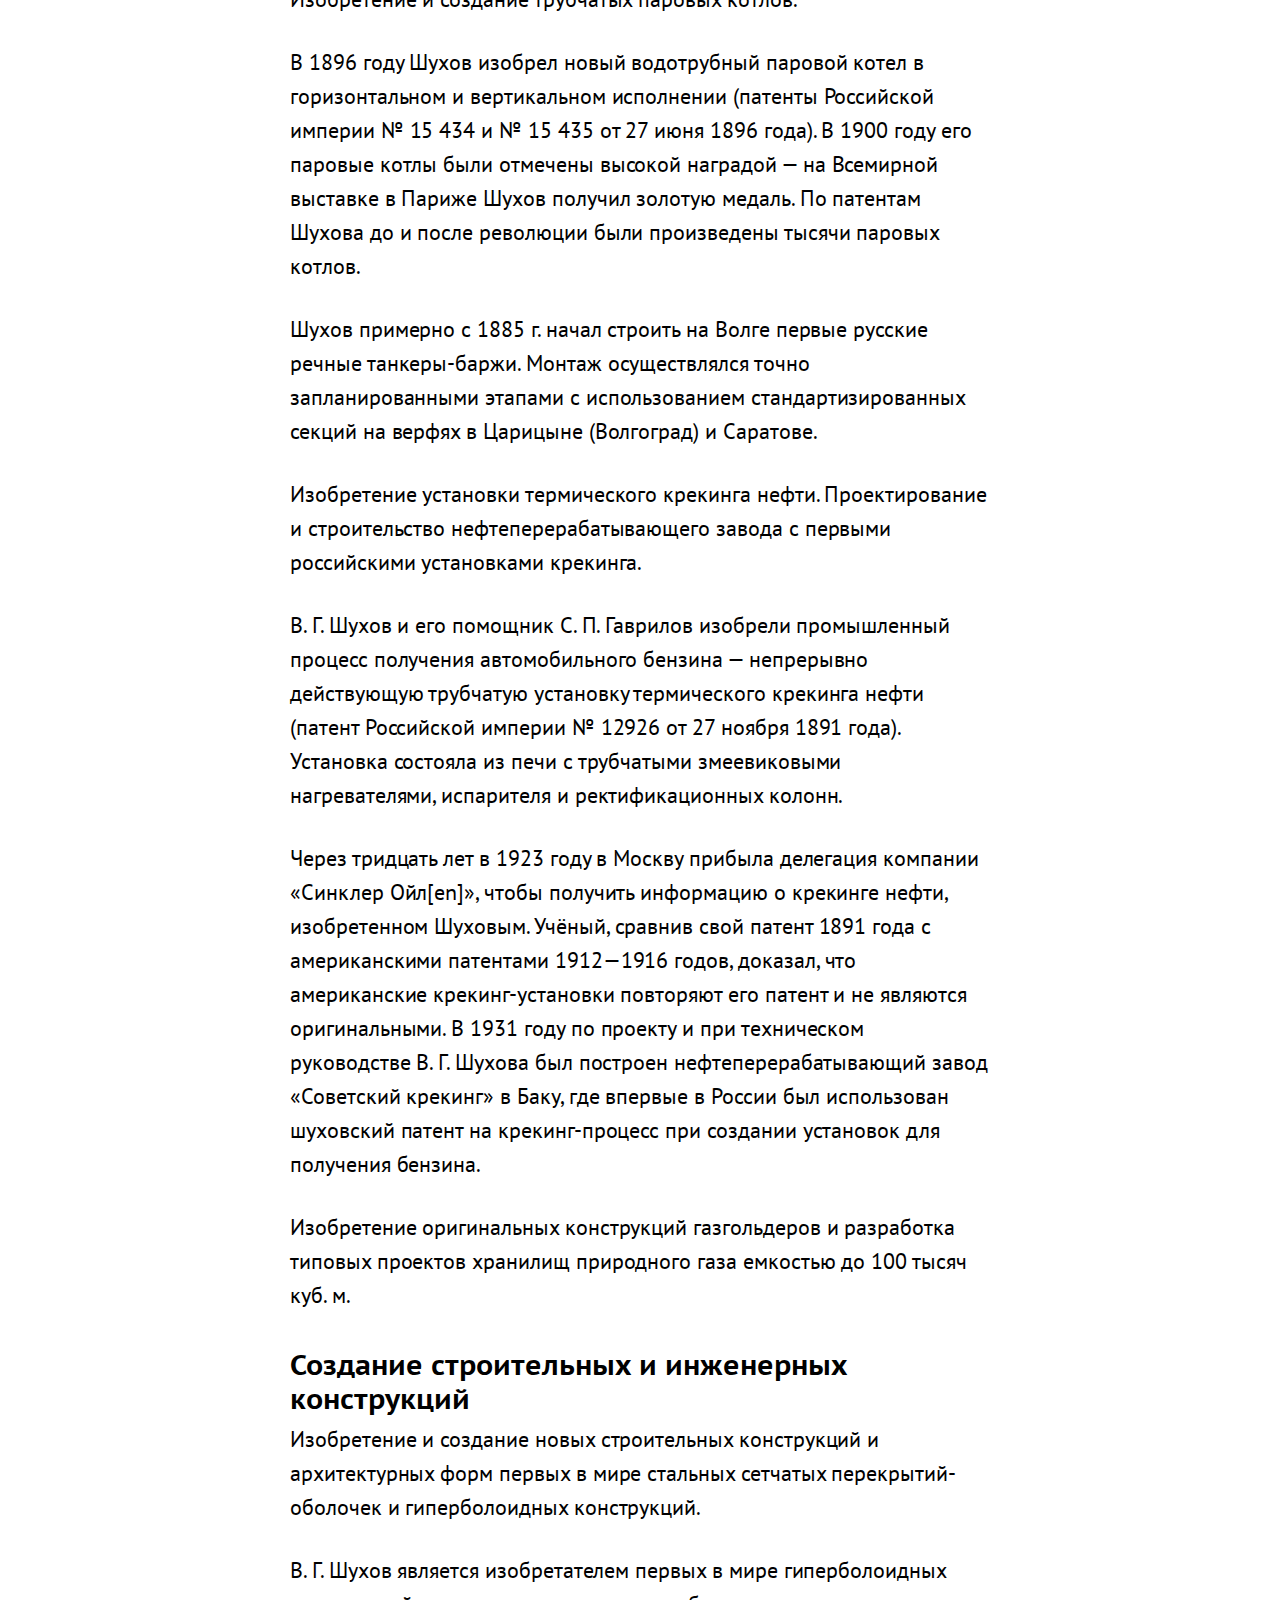
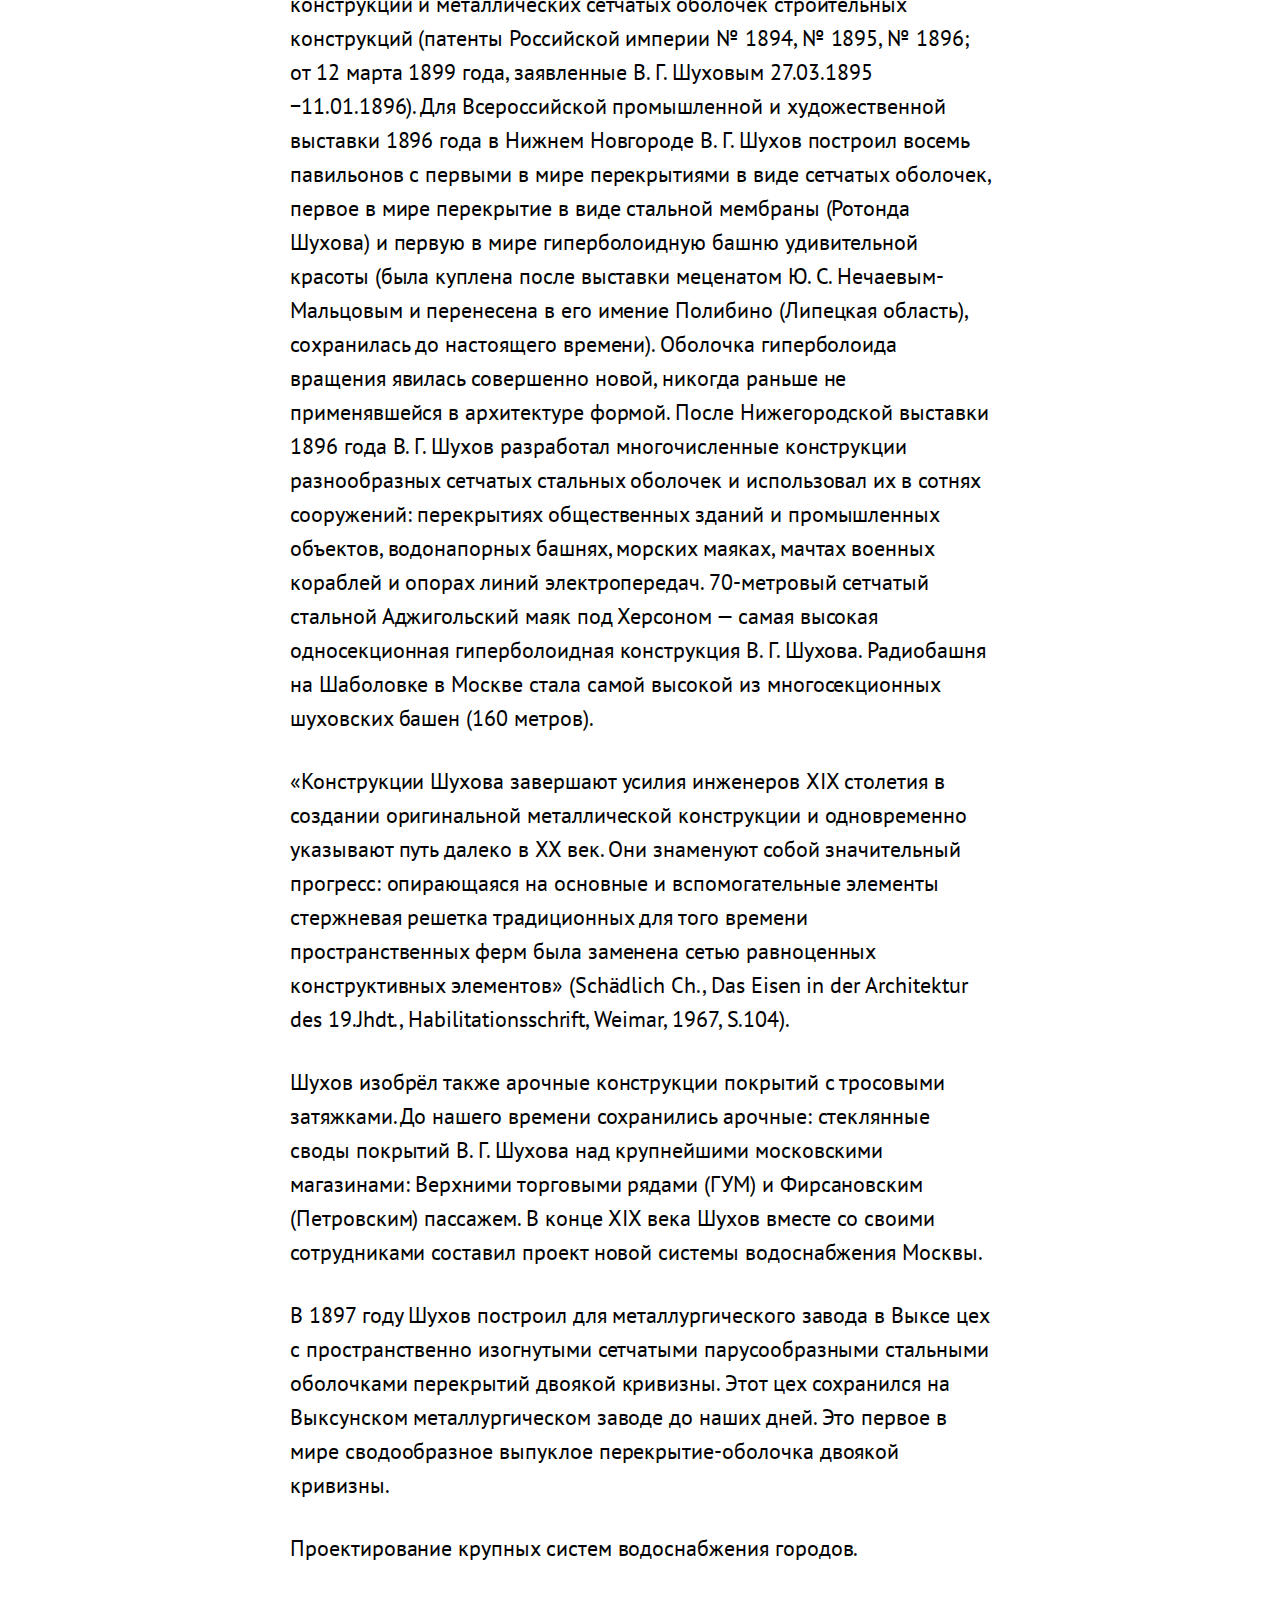
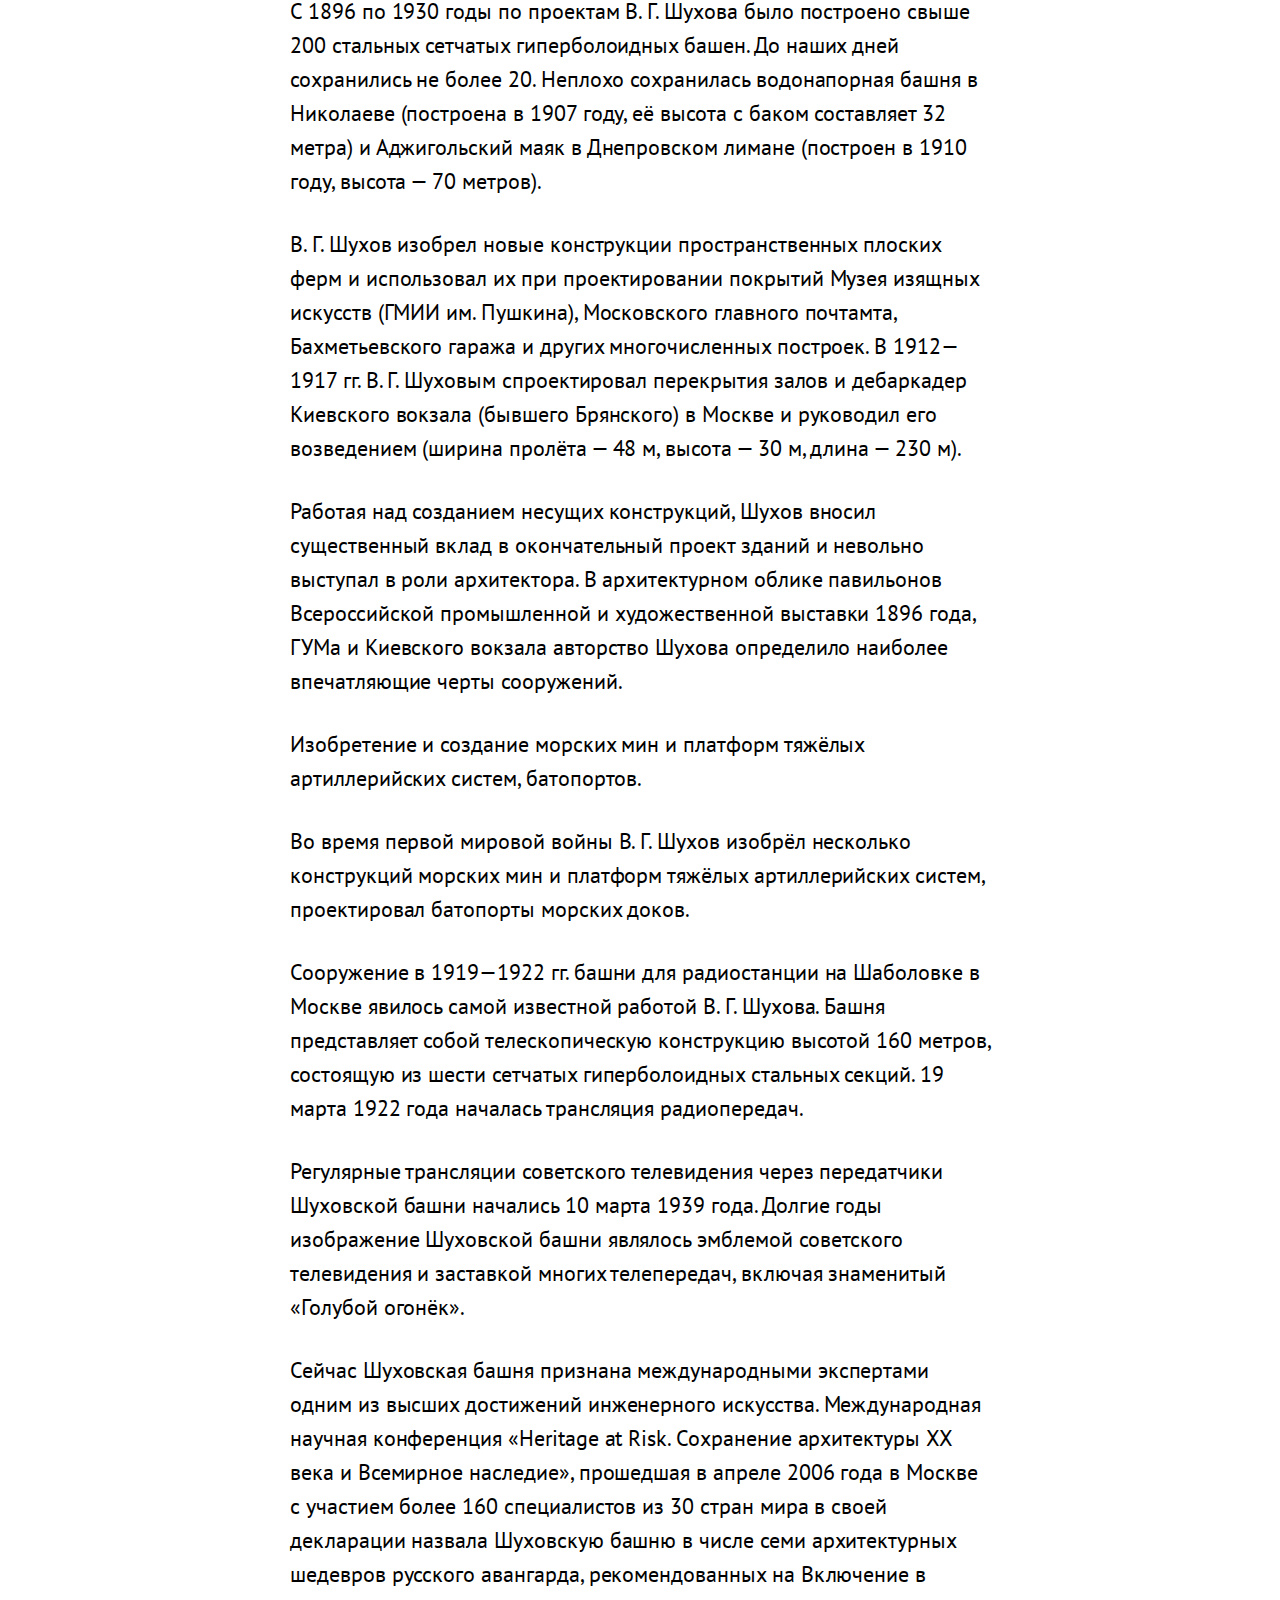
<file: nastysha150698/posts/Shukhov.html>
<!DOCTYPE html>
<html>
  <head>
    <meta charset="utf-8">
    <meta name="viewport" content="width=device-width">

    <title>Шухов Владимир Григорьевич - Wikimedium</title>

    <meta name="description" content="Статья Дом Наркомфина из Википедии, свёрстанная студентами для обучения основам веб-вёерстки в рамках образовательного проекта Hack Exchange.">
    <meta name="keywords" content="hack, exchange, html, css, javascript, hse, design">

    <meta property="og:type" content="article">
    <meta property="og:url" content="http://wikimedium.hack.exchange/posts/shukhov.html">
    <meta property="og:title" content="Шухов - Wikimedium">
    <meta property="og:description" content="Статья про Шухова из Википедии, свёрстанная студентами для обучения основам веб-вёрстки в рамках образовательного проекта Hack Exchange.">
    <meta property="og:image" content="httpp://wikimedium.hack.exchange/images/posts/shukhov.jpg">

    <link rel="icon" type="image/x-icon" href="../favicon.ico">
    <link rel="icon" type="image/png" href="../favicon.png">

    <link rel="stylesheet" href="../stylesheets/style.css">
    <script src="../javascripts/jquery-3.1.1.min.js" charset="utf-8"></script>
    <script src="../javascripts/sidebar.js" charset="utf-8"></script>
    <script src="../javascripts/social-likes.min.js"></script>

  </head>

  <body>

    <nav class="menubar">
      <div>
        <a class="logo" href="../posts.html"> </a>
        <a class="about" href="../index.html">О проекте</a>
      </div>
    </nav>

    <nav class="sidebar">
      <ul>

        <li>
          <a href="#s1">Биография</a>
          <ul>
            <li>
              <a href="#s1s1">Родители, детство</a>
            </li>

            <li>
              <a href="#s1s2">Учёба</a>
            </li>

            <li>
              <a href="#s1s3">Начало самостоятельной работы</a>
            </li>
          </ul>
        </li>

        </li>
          <a href="#s2">Главный инженер конторы Бари</a>
        <li>

        <li>
          <a href="#s3">Семья</a>
        </li>

        <li>
          <a href="#s4">Последние годы жизни</a>
        </li>

        <li>
          <a href="#s5">Вклад Шухова в инженерное дело</a>
          <ul>
            <li>
              <a href="#s5s1">Развитие нефтяной отрасли и тепловых машин</a>
            </li>

            <li>
              <a href="#s5s2">Создание строительных и инженерных конструкцийУчёба</a>
            </li>

            <li>
              <a href="#s5s3">Фотогалерея конструкций</a>
            </li>
          </ul>
        </li>

        <li>
          <a href="#s6"> Названы в честь Шухова и носят его имя</a>
        </li>

        <li>
          <a href="#s7">Память</a>
        </li>

        <li>
          <a href="#s8">Библиография</a>
        </li>

        <li>
          <a href="#s9">Изобретения В. Г. Шухова</a>
        </li>

        <li>
          <a href="#s10">См. также</a>
        </li>

      </ul>
    </nav>

    <article>
      <p></p>
      <h1>Шухов Владимир Григорьевич</h1>
      <p>Влади́мир Григо́рьевич Шу́хов (<a href="https://ru.wikipedia.org/wiki/1853">1853</a>—<a href="https://ru.wikipedia.org/wiki/1939">1939</a>) — русский, <a href="https://ru.wikipedia.org/wiki/%D0%A1%D0%BE%D0%B2%D0%B5%D1%82%D1%81%D0%BA%D0%B8%D0%B9">советский</a> <a href="https://ru.wikipedia.org/wiki/%D0%98%D0%BD%D0%B6%D0%B5%D0%BD%D0%B5%D1%80">инженер</a>, <a href="https://ru.wikipedia.org/wiki/%D0%90%D1%80%D1%85%D0%B8%D1%82%D0%B5%D0%BA%D1%82%D0%BE%D1%80">архитектор</a>, <a href="https://ru.wikipedia.org/wiki/%D0%98%D0%B7%D0%BE%D0%B1%D1%80%D0%B5%D1%82%D0%B0%D1%82%D0%B5%D0%BB%D1%8C">изобретатель</a>, <a href="https://ru.wikipedia.org/wiki/%D0%A3%D1%87%D1%91%D0%BD%D1%8B%D0%B9">учёный</a>; член-корреспондент (1928) и почётный член (1929) <a href="https://ru.wikipedia.org/wiki/%D0%90%D0%BA%D0%B0%D0%B4%D0%B5%D0%BC%D0%B8%D1%8F_%D0%BD%D0%B0%D1%83%D0%BA_%D0%A1%D0%A1%D0%A1%D0%A0">Академии наук СССР</a>, <a href="https://ru.wikipedia.org/wiki/%D0%9B%D0%B0%D1%83%D1%80%D0%B5%D0%B0%D1%82%D1%8B_%D0%BF%D1%80%D0%B5%D0%BC%D0%B8%D0%B8_%D0%B8%D0%BC%D0%B5%D0%BD%D0%B8_%D0%92._%D0%98._%D0%9B%D0%B5%D0%BD%D0%B8%D0%BD%D0%B0">лауреат премии имени В. И. Ленина</a> (1929), <a href="https://ru.wikipedia.org/wiki/%D0%93%D0%B5%D1%80%D0%BE%D0%B9_%D0%A2%D1%80%D1%83%D0%B4%D0%B0">Герой Труда </a>(1932). Является автором проектов и техническим руководителем строительства <a href="https://ru.wikipedia.org/wiki/%D0%9F%D0%B5%D1%80%D0%B2%D1%8B%D0%B9_%D1%80%D0%BE%D1%81%D1%81%D0%B8%D0%B9%D1%81%D0%BA%D0%B8%D0%B9_%D0%BD%D0%B5%D1%84%D1%82%D0%B5%D0%BF%D1%80%D0%BE%D0%B2%D0%BE%D0%B4">первых российских нефтепроводов</a> (<a href="https://ru.wikipedia.org/wiki/1878">1878</a>) и н<a href="https://ru.wikipedia.org/wiki/%D0%9D%D0%B5%D1%84%D1%82%D0%B5%D0%BF%D0%B5%D1%80%D0%B5%D1%80%D0%B0%D0%B1%D0%B0%D1%82%D1%8B%D0%B2%D0%B0%D1%8E%D1%89%D0%B8%D0%B9_%D0%B7%D0%B0%D0%B2%D0%BE%D0%B4">ефтеперерабатывающего завода</a> с первыми российскими установками <a href="https://ru.wikipedia.org/wiki/%D0%9A%D1%80%D0%B5%D0%BA%D0%B8%D0%BD%D0%B3">крекинга</a> нефти (1931). Внёс выдающийся вклад в технологии <a href="https://ru.wikipedia.org/wiki/%D0%9D%D0%B5%D1%84%D1%82%D1%8C">нефтяной</a> промышленности и <a href="https://ru.wikipedia.org/wiki/%D0%9D%D0%B5%D1%84%D1%82%D0%B5%D0%BF%D1%80%D0%BE%D0%B2%D0%BE%D0%B4">трубопроводного транспорта</a>.</p>
      <p>В. Г. Шухов первым в мире применил для строительства зданий и башен <a href="https://ru.wikipedia.org/wiki/%D0%A1%D0%B5%D1%82%D1%87%D0%B0%D1%82%D0%B0%D1%8F_%D0%BE%D0%B1%D0%BE%D0%BB%D0%BE%D1%87%D0%BA%D0%B0_(%D0%B0%D1%80%D1%85%D0%B8%D1%82%D0%B5%D0%BA%D1%82%D1%83%D1%80%D0%B0)">стальные сетчатые оболочки</a>. Впоследствии архитекторы <a href="https://ru.wikipedia.org/wiki/%D0%A5%D0%B0%D0%B9-%D1%82%D0%B5%D0%BA_(%D1%81%D1%82%D0%B8%D0%BB%D1%8C)">хай-тека</a>, знаменитые <a href="https://ru.wikipedia.org/wiki/%D0%A4%D1%83%D0%BB%D0%BB%D0%B5%D1%80,_%D0%91%D0%B0%D0%BA%D0%BC%D0%B8%D0%BD%D1%81%D1%82%D0%B5%D1%80">Бакминстер Фуллер</a> и <a href="https://ru.wikipedia.org/wiki/%D0%A4%D0%BE%D1%81%D1%82%D0%B5%D1%80,_%D0%9D%D0%BE%D1%80%D0%BC%D0%B0%D0%BD">Норман Фостер</a>, — окончательно внедрили <a href="https://ru.wikipedia.org/wiki/%D0%A1%D0%B5%D1%82%D1%87%D0%B0%D1%82%D0%B0%D1%8F_%D0%BE%D0%B1%D0%BE%D0%BB%D0%BE%D1%87%D0%BA%D0%B0_(%D0%B0%D1%80%D1%85%D0%B8%D1%82%D0%B5%D0%BA%D1%82%D1%83%D1%80%D0%B0)">сетчатые оболочки</a> в современную практику строительства, и в XXI веке оболочки стали одним из главных средств формообразования <a href="https://ru.wikipedia.org/wiki/%D0%90%D0%B2%D0%B0%D0%BD%D0%B3%D0%B0%D1%80%D0%B4_(%D0%B8%D1%81%D0%BA%D1%83%D1%81%D1%81%D1%82%D0%B2%D0%BE)">авангардных</a> зданий. Шухов ввёл в архитектуру форму однополостного <a href="https://ru.wikipedia.org/wiki/%D0%93%D0%B8%D0%BF%D0%B5%D1%80%D0%B1%D0%BE%D0%BB%D0%BE%D0%B8%D0%B4">гиперболоида</a> вращения, создав первые в мире <a href="https://ru.wikipedia.org/wiki/%D0%93%D0%B8%D0%BF%D0%B5%D1%80%D0%B1%D0%BE%D0%BB%D0%BE%D0%B8%D0%B4%D0%BD%D1%8B%D0%B5_%D0%BA%D0%BE%D0%BD%D1%81%D1%82%D1%80%D1%83%D0%BA%D1%86%D0%B8%D0%B8">гиперболоидные конструкции</a>.</p>

      <iframe width="auto" height="auto" src="https://www.youtube.com/embed/NMllaxuWp94" frameborder="0" allowfullscreen></iframe>

      <h2 id="s1">Биография</h2>
      <h3 id="s1s1">Родители, детство</h3>
      <p>Владимир Григорьевич Шухов родился в г. Грайворон в небогатой дворянской семье. Впервые один из предков Шухова по отцовской линии получил титул от Петра I за храбрость, проявленную в Полтавском сражении, но это дворянство, по видимому, было личным. До наследственно дворянства дослужился дед Владимира Григорьевича, получивший его (согласно табели о рангах) вместе с обер-офицерским званием. Впрочем это титул успел унаследовать только младший из его сыновей — Григорий Петрович Шухов, родившийся в 1827 (по другим сведениям — 1824) году — отцом Владимира Григорьевича. Григорий Петрович окончил юридический факультет Харьковского университета и уже в 29 лет был произведён в титулярные советники. За заслуги в Крымской войне 1853—1856 гг. он получил бронзовую медаль на Владимирской ленте.</p>
      <p>Мать Владимира Григорьевича, Вера Капитоновна, урождённая Пожидаева, происходила из более знатной семьи курских помещиков, имение которых находилось в Щигровском уезде Курской губернии. Её отец, подпоручик Капитон Михайлович Пожидаев скончался в 1848 году, на балу, куда отправился, не вылечившись после тяжёлого ранения, полученного на Кавказской войне. По сохранившимся воспоминанием В. Г. Шухова, кроме ума и красоты, его мать отличалась тяжёлым, деспотичным характером, а уровень благосостояния, который мог обеспечить Григорий Петрович, не бравший взяток на службе, не соответствовал тому, к чему она привыкла в детстве. Родители Владимира Григорьевича обвенчались в 1851 году, в 1852 году родилась его старшая сестра Надежда, а в 1853 году Григорий петрович был назначен городничим в маленький уездный город Грайворон, до 1838 считавшемся слободой. Именно тут, 16 августа 1853 года и родился Владимир Григорьевич Шухов, о чём имеется запись в метрической книге Успенской церкви города Грайворона (хотя в ряде прижезненных источников, включая Энциклопедический словарь Брокгауза и Ефрона в качестве его года рождения указан 1854 год: и сам Шухов, и, в особенности, его мать, имели привычку путать даты).</p>
      <p>10 декабря 1853 года Г. П. Шухов сдаёт дела в Грайвороне и возвращается с семьёй в Курск. В 1856 году — под влиянием жены подаёт прошение о переводе в столицу, и Шуховы переезжают в Петербург. В начале 1860-х Григорий Петрович знакомится в Одессе, куда приехал в качестве инспектора, с Николаем Ивановичем Пироговым, и, во многом под его влиянием, переходит на службу из финансового ведомства в Ведомство учреждений императрицы Марии, занимавшшеся учебными, медицинскими и благотворительными заведениями. Однако на маленького Володю и его сестру эти перемещения родителей оказывают не сильное влияние — они воспитываются у бабушки, в Пожидаевке.</p>
      <p>Именно бабушка научила четырёхлетнего Володю Шухова читать. С детства будущий инженер проявляет тягу к конструированию, устраивает возле дома фонтан, строит на ручье маленькую действующую водяную мельницу… А в 1860 году оец берёт с собой детей в гости к академику астроному Карлу Христофоровичу Кнорре. Посещение обсерватории Кнорре произвело на мальчика сильное впечатление, именно с него началось серьёзное увлечении Володи естественными науками.</p>

      <h3 id="s1s2">Учёба</h3>
      <p>В 1863 году Владимир Шухов покидает Пожидаевку (которую вскоре пришлось продать) и приезжает в Петербург к родителям. Здесь он поступает в Пятую Санкт-Петербургскую гимназияю, где в то время преподавал выдающийся учёный и педагог К. Д. Краевич. Уже в гимназии проявились его способности к точным наукам, особенно к математике. В 13 лет, будучи гимназистом четвёртого класса, он нашёл собственное оригинальное доказательство теоремы Пифагора. Краевич похвалил гимназиста Шухова за оригинальное и краткое доказательство, но, со словами о том, что Пифагор жил более 2000 лет назад, и надо было, уважая предшественников, сначала изложить его доказательство, снизил оценку</p>
      <p>По окончании гимназии, в 1871 году Шухов, по совету отца, поступил на инженерно-механическое отделение Императорского Московское техническое училище (ныне Московский государственный технический университет имени Н. Э. Баумана). ИМТУ в то время было передовым учебным заведением, в котором большое внимание уделялось математической подготовке и, при этом, студенты знакомились с практическим производством — обучались в мастерских: токарных (по дереву и металлу), слесарной, модельной, литейной, кузнечной и т. д. Математику в училище преподавал Алексей Васильевич Летников, теоретическую механику, ставший в 1872 году доцентом будущий «отец аэродинамики» Н. Е. Жуковский, а практическую механику (с того же года) — профессор Ф. Е. Орлов. Среди друзей и однокашников Шухова был и будущий профессор Пётр Кондратьевич Худяков (1858—1935), вундеркинд, поступивший на подготовительные курсы ИМТУ, когда ему ещё не было одиннадцати. Подобно другим студентам, Шухов старается поддерживать контакты с основателем петербургской математической школы академиком П. Ф. Чебышёвым. В последний год обучения студент Шухов зарегестрировал своё первое изобретение — паровую форсунку («прибор, производящий разбрызгивание мазута в топках, используя упругость водяных паров»). Такая форсунка не только стала впоследствии одной из «изюминок» паровых котлов «Конторы инженера Бари», но и, спустя 21 год, в 1897, украсила обложку книги Д. И. Менделеева «Основы фабрично-заводской промышленности». Талантливый студент был замечен преподавателями. В частности, после окончания в 1876 году (с отличием) училища ему было предложено место ассистента у Чебышева (от которого он отказался), а в составе научной делегации он был направлен для ознакомления с достижениями промышленности в США — на Всемирную выставку</p>
      <p>Именно тогда, на Всемирной выставке Шухов познакомился с американским инженером русского происхождения Александром Вениаминович Бари. Он заведовал «металлическими работами» при строительстве павильонов готовящейся выставки (за что, впоследствии, получил Гран-При и золотую медаль), и, будучи хорошим знакомым Ф. Е. Орлова по Цюрихской политехнической школе, именно он принимал российскую делегацию в Америке. Бари оказывал россиянам помощь в знакомстве со страной и выставкой, помогал в закупке оборудования, инструментов и образцов изделий для мастерских технического училища, показывал участникам делегации металлургические заводы Питсбурга, строительство железных дорог и все новинки американской техники</p>

      <h3 id="s1s3">Начало самостоятельной работы</h3>
      <p>Вернувшись из командировки в Соединенные Штаты, Шухов поступил на службу в управление Варшавско-Венской железной дороги на должность начальника чертёжного бюро где проектирует паровозные депо. В это время он стал вольнослушателем Военно-медицинской академии. Как потом говорил сам Владимир Григорьевич, два года изучения медицины дали ему бесценный опыт знакомства с самой совершенной «констукцией», которую создала природа — человеческим организмом. У Шухова начинаются проблемы со здоровьем (ему диагностируют начинающуюся чахотку), и врачи советуют ему перебраться в места с более тёплым климатом.</p>
      <p>Летом 1877 года А. В. Бари с семьей вернулся в Россию, где, воспользовавшись своими знакомствами с известными российскими инженерами, начал сотрудничество с Людвигом Нобелем. Вспомнив о Шухове он пригласил его в Баку, где тогда начиналось бурное развитие нефтяного дела.</p>
      <p>Здесь, по заказу братьев Нобель, Шухов и Бари строят первый в Российской Империи нефтепровод, соединяющий Балаханы и Чёрный город, заводской район Баку, где тогда перегоняли нефть. Владельцы гужевых повозок, перевозивших нефть, неоднократно поджигали и разрушали строящуюся магистраль — для охраны по всей её длине были поставлены караульные будки. Строительство было закончено и нефтепровод, имевший протяжённость 10 километров, ввели в строй в декабре 1848 года. Он позволял перекачивать при помощью парового насоса по трёхдюймовой трубе до 1280 тонн. За первый работы месяц по нему было перекачено 841 150 пудов нефти, и в течение года строительство полностью окупило себя. Здесь же Шухов разработал и построил первые в мире цилиндрические резервуары-нефтехранилища.</p>
      <p>До этого нефть чаще всего держали в прудах: земляных или каменных хранилищах под открытым небом, в Соединённых Штатах начали применять металлические прямоугольные резервуары (так-же зачастую открытые). Прямоугольные резервуары собирались из цельных листов и считались простыми в строительстве. Цилиндрические резервуары Шухова возводились из клёпаных металлических листов непосредственно на грунте с песчаной подсыпкой. Их хорошо рассчитанная конструкция позволила использовать более тонкий металл, чем в случае прямоугольной конструкции, а в верхней части, где давление нефти на стенки меньше толщина стенок снижалась ещё в два раза.</p>
      <p>Вслед за первым нефтепроводом, по заказу Г. М. Лианозова Шухов и Бари строят следующий — длинной уже 11 вёрст (более 12 километров).</p>

      <h2 id="s2">Главный инженер конторы Бари</h2>
      <p>В 1880 году Бари создал свою фирму «Техническая контора инженера А. В. Бари» (позже «Строительная контора инженера А. В. Бари»), куда пригласил Шухова на должность главного конструктора и главного инженера. В начале 1881 года жена Бари, Зинаида Яковлевна, среди разных семейных новостей сообщала сестре:</p>
      <blockquote>Шухов с октября месяца живёт в Москве и служит у Саши как главный его помощник по инженерной части, получает 200 рублей жалованья, помимо процентов.</blockquote>
      <p>Уже через полгода Шухов изобрёл форсунку, с помощью которой впервые в мире осуществил промышленное факельное сжигание мазута. В 1883 году Шухов публикует статью «Механические сооружения нефтяной промышленности», где привел базовые принципы расчета и строительства цилиндрических стальных резервуаров на песчаных подушках, обосновал их оптимальность. Основы классической теории нефтепроводов, используемой и поныне, Владимир Григорьевич изложил в следующем, 1884 году в статье «Нефтепроводы».</p>
      <p>Хотя Шухова отличала потрясающая работоспособность и увлечённость своими инженерными проектами, работа отнюдь не занимала всё время его жизни. Он увлекался оперой, театром, шахматами. Достаточно серьёзно занимался велоспортом, был победитем городских соревнований.</p>
      <p>Однако самым главным его хобби была фотография (в том числе стереоскопическая фотосъёмка). В частности, сохранилась сделанная им стереофотография дочери, катающейся на качелях, отличающаяся не только очень высоким для своего времени техническим, но и художественным уровнем. Он даже оставил в одной из своих записных книжек запись «Я по профессии инженер, а в душе фотограф».</p>
      <p>На фирме Бари В. Г. Шухов проработал до 1915 года, почти 40 лет и вспоминал:</p>
      <blockquote>Говорят, что Бари эксплуатировал меня. Это верно. Но и я эксплуатировал его, заставляя выполнять мои даже самые смелые предположения</blockquote>
      <p>Друг Шухова, профессор П. К. Худяков вспоминал, что шуховские разработки, которые он делал, работая на Бари, порой не нравились высокопоставленным чиновникам из-за того, что были «безобразно дёшевы», и не оставляли возможности для откатов, к которым те привыкли.</p>

      <h2 id="s3">Семья</h2>
      <p>В 1885 году молодой инженер Шухов знакомится с подругой своих сестёр — восемнадцатилетней Ольгой Леонардовной Книппер — будущей знаменитой актрисой и женой Чехова. Однако, их продолжавшийся два года роман, вопреки ожиданиям родных, свадьбой так и не окончился[33][34].</p>
      <p>Женой Шухова в 1894 году стала дочь железнодорожного врача из рода Ахматовых[источник не указан 30 дней] Анна Николаевна Мединцева, с которой он познакомился за два года до того во время поездки в Воронеж[33][32]. 30 ноября 1892 года родился их первенец — дочь Ксения[35]. Всего в семье было пятеро детей. После Ксении родились Сергей (1894-1969[36]), Фавий (1895-1945), Владимир (1898-1919) и Вера (1896-199?)[33].</p>
      <p>Младший сын умер в двадцатилетнем возрасте 1919 году от холеры. Хотя ряд источников[37][38] рассказывают драматическую историю о том, что воевавший на стороне Колчака Владимир был захвачен в плен красной армией, и, чтобы выкупить его, Владимир Григорьевич, передал новой власти принадлежавшие ему иностранные патенты на свои изобретения, она не соответствует действительности. Как пишет Елена Шухова, один из сыновей Шухова действительно служил в гражданскую войну у Колчака, но это был старший Сергей, впоследствии, как и отец, ставший инженером-строителем и сумевший сохранить отцовский архив. Патенты были переданы государству в 1929 году, поскольку тогдашняя политическая ситуация попросту не оставляла другого выхода. Что-же касается репрессий, от них пострадал средний сын Владимира Григорьевича — Фавий (служивший в молодости у Деникина), который вскоре после смерти отца был сослан в Омск, где заболел туберкулёзом[23], от которого умер в декабре 1945 года[34].</p>

      <h2 id="s4">Последние годы жизни</h2>
      <p>В 1928 году Владимир Григорьевич был избран членом-корреспондентом АН СССР, а в 1929 — её почетным членом. В 1929 году был удостоен Ленинской премии. В том же году он становится членом Московского городского совета.</p>
      <p>Последним крупным достижением В. Г. Шухова в области строительной техники стала работа по восстановлению после землетрясения древнего медресе Улугбека в Самарканде в 1932 г. Совместно с архитектором М. Ф. Мауэром было проведено выпрямление «падающего» восточного минарета. Эта уникальная операция имела резонанс во всём мире.</p>
      <p>В возрасте 79 лет Шухов стал свидетелем осуществления разработанного им ещё в молодости проекта полной переработки нефти. В его присутствии в Баку в 1932 году был пущен в эксплуатацию завод «Советский крекинг». В первые недели её работы Шухов сам следил за ходом производства.</p>
      <p>Находясь на заслуженном отдыхе, вел уединенный образ жизни и принимал только друзей и старых товарищей по работе. Все права на свои изобретения и все гонорары Владимир Григорьевич передал советскому государству.</p>
      <p>В. Г. Шухов скончался в возрасте 85 лет 2 февраля 1939 года, похоронен на Новодевичьем кладбище.</p>

      <h2 id="s5">Вклад Шухова в инженерное дело</h2>

      <h3 id="s5s1">Развитие нефтяной отрасли и тепловых машин</h3>
      <p>Разработка теоретических и практических основ строительства магистральных трубопроводных систем, строительство первых нефтепроводов в России.</p>
      <p>Владимир Григорьевич Шухов — автор проекта и главный инженер строительства первого российского нефтепровода Балаханы — Чёрный Город (Бакинские нефтепромыслы, 1878), построенного для нефтяной компании «Бр. Нобель». Проектировал и затем руководил работами по постройке нефтепроводов фирм «Бр. Нобель», «Лианозов и К°» и первого в мире мазутопровода с подогревом.</p>
      <p>Изобретение, создание и развитие оборудования и технологий нефтяной отрасли, цилиндрических резервуаров-нефтехранилищ, речных танкеров; внедрение нового способа эрлифта нефти.</p>
      <p>Работая на нефтяных промыслах в Баку, В. Г. Шухов разработал основы подъёма и перекачки нефтепродуктов, предложил метод подъёма нефти с помощью сжатого воздуха — эрлифт, разработал методику расчёта и технологию строительства цилиндрических стальных резервуаров для нефтехранилищ.</p>
      <p>Теоретическая и практическая разработка основ нефтяной гидравлики.</p>
      <p>В статье «Нефтепроводы» (1884) и в книге «Трубопроводы и их применение в нефтяной промышленности» (1894) В. Г. Шухов привёл точные математические формулы для описания процессов протекания по трубопроводам нефти, мазута, создав классическую теорию нефтепроводов. В. Г. Шухов — автор проектов первых российских магистральных трубопроводов: Баку — Батум (883 км, 1907), Грозный — Туапсе (618 км, 1928).</p>
      <p>Изобретение и создание трубчатых паровых котлов.</p>
      <p>В 1896 году Шухов изобрел новый водотрубный паровой котел в горизонтальном и вертикальном исполнении (патенты Российской империи № 15 434 и № 15 435 от 27 июня 1896 года). В 1900 году его паровые котлы были отмечены высокой наградой — на Всемирной выставке в Париже Шухов получил золотую медаль. По патентам Шухова до и после революции были произведены тысячи паровых котлов.</p>
      <p>Шухов примерно с 1885 г. начал строить на Волге первые русские речные танкеры-баржи. Монтаж осуществлялся точно запланированными этапами с использованием стандартизированных секций на верфях в Царицыне (Волгоград) и Саратове.</p>
      <p>Изобретение установки термического крекинга нефти. Проектирование и строительство нефтеперерабатывающего завода с первыми российскими установками крекинга.</p>
      <p>В. Г. Шухов и его помощник С. П. Гаврилов изобрели промышленный процесс получения автомобильного бензина — непрерывно действующую трубчатую установку термического крекинга нефти (патент Российской империи № 12926 от 27 ноября 1891 года). Установка состояла из печи с трубчатыми змеевиковыми нагревателями, испарителя и ректификационных колонн.</p>
      <p>Через тридцать лет в 1923 году в Москву прибыла делегация компании «Синклер Ойл[en]», чтобы получить информацию о крекинге нефти, изобретенном Шуховым. Учёный, сравнив свой патент 1891 года с американскими патентами 1912—1916 годов, доказал, что американские крекинг-установки повторяют его патент и не являются оригинальными. В 1931 году по проекту и при техническом руководстве В. Г. Шухова был построен нефтеперерабатывающий завод «Советский крекинг» в Баку, где впервые в России был использован шуховский патент на крекинг-процесс при создании установок для получения бензина.</p>
      <p>Изобретение оригинальных конструкций газгольдеров и разработка типовых проектов хранилищ природного газа емкостью до 100 тысяч куб. м.</p>

      <h3 id="s5s2">Создание строительных и инженерных конструкций</h3>
      <p>Изобретение и создание новых строительных конструкций и архитектурных форм первых в мире стальных сетчатых перекрытий-оболочек и гиперболоидных конструкций.</p>
      <p>В. Г. Шухов является изобретателем первых в мире гиперболоидных конструкций и металлических сетчатых оболочек строительных конструкций (патенты Российской империи № 1894, № 1895, № 1896; от 12 марта 1899 года, заявленные В. Г. Шуховым 27.03.1895 −11.01.1896). Для Всероссийской промышленной и художественной выставки 1896 года в Нижнем Новгороде В. Г. Шухов построил восемь павильонов с первыми в мире перекрытиями в виде сетчатых оболочек, первое в мире перекрытие в виде стальной мембраны (Ротонда Шухова) и первую в мире гиперболоидную башню удивительной красоты (была куплена после выставки меценатом Ю. С. Нечаевым-Мальцовым и перенесена в его имение Полибино (Липецкая область), сохранилась до настоящего времени). Оболочка гиперболоида вращения явилась совершенно новой, никогда раньше не применявшейся в архитектуре формой. После Нижегородской выставки 1896 года В. Г. Шухов разработал многочисленные конструкции разнообразных сетчатых стальных оболочек и использовал их в сотнях сооружений: перекрытиях общественных зданий и промышленных объектов, водонапорных башнях, морских маяках, мачтах военных кораблей и опорах линий электропередач. 70-метровый сетчатый стальной Аджигольский маяк под Херсоном — самая высокая односекционная гиперболоидная конструкция В. Г. Шухова. Радиобашня на Шаболовке в Москве стала самой высокой из многосекционных шуховских башен (160 метров).</p>
      <p>«Конструкции Шухова завершают усилия инженеров XIX столетия в создании оригинальной металлической конструкции и одновременно указывают путь далеко в XX век. Они знаменуют собой значительный прогресс: опирающаяся на основные и вспомогательные элементы стержневая решетка традиционных для того времени пространственных ферм была заменена сетью равноценных конструктивных элементов» (Schädlich Ch., Das Eisen in der Architektur des 19.Jhdt., Habilitationsschrift, Weimar, 1967, S.104).</p>
      <p>Шухов изобрёл также арочные конструкции покрытий с тросовыми затяжками. До нашего времени сохранились арочные: стеклянные своды покрытий В. Г. Шухова над крупнейшими московскими магазинами: Верхними торговыми рядами (ГУМ) и Фирсановским (Петровским) пассажем. В конце XIX века Шухов вместе со своими сотрудниками составил проект новой системы водоснабжения Москвы.</p>
      <p>В 1897 году Шухов построил для металлургического завода в Выксе цех с пространственно изогнутыми сетчатыми парусообразными стальными оболочками перекрытий двоякой кривизны. Этот цех сохранился на Выксунском металлургическом заводе до наших дней. Это первое в мире сводообразное выпуклое перекрытие-оболочка двоякой кривизны.</p>
      <p>Проектирование крупных систем водоснабжения городов.</p>
      <p>С 1896 по 1930 годы по проектам В. Г. Шухова было построено свыше 200 стальных сетчатых гиперболоидных башен. До наших дней сохранились не более 20. Неплохо сохранилась водонапорная башня в Николаеве (построена в 1907 году, её высота с баком составляет 32 метра) и Аджигольский маяк в Днепровском лимане (построен в 1910 году, высота — 70 метров).</p>
      <p>В. Г. Шухов изобрел новые конструкции пространственных плоских ферм и использовал их при проектировании покрытий Музея изящных искусств (ГМИИ им. Пушкина), Московского главного почтамта, Бахметьевского гаража и других многочисленных построек. В 1912—1917 гг. В. Г. Шуховым спроектировал перекрытия залов и дебаркадер Киевского вокзала (бывшего Брянского) в Москве и руководил его возведением (ширина пролёта — 48 м, высота — 30 м, длина — 230 м).</p>
      <p>Работая над созданием несущих конструкций, Шухов вносил существенный вклад в окончательный проект зданий и невольно выступал в роли архитектора. В архитектурном облике павильонов Всероссийской промышленной и художественной выставки 1896 года, ГУМа и Киевского вокзала авторство Шухова определило наиболее впечатляющие черты сооружений.</p>
      <p>Изобретение и создание морских мин и платформ тяжёлых артиллерийских систем, батопортов.</p>
      <p>Во время первой мировой войны В. Г. Шухов изобрёл несколько конструкций морских мин и платформ тяжёлых артиллерийских систем, проектировал батопорты морских доков.</p>
      <p>Сооружение в 1919—1922 гг. башни для радиостанции на Шаболовке в Москве явилось самой известной работой В. Г. Шухова. Башня представляет собой телескопическую конструкцию высотой 160 метров, состоящую из шести сетчатых гиперболоидных стальных секций. 19 марта 1922 года началась трансляция радиопередач.</p>
      <p>Регулярные трансляции советского телевидения через передатчики Шуховской башни начались 10 марта 1939 года. Долгие годы изображение Шуховской башни являлось эмблемой советского телевидения и заставкой многих телепередач, включая знаменитый «Голубой огонёк».</p>
      <p>Сейчас Шуховская башня признана международными экспертами одним из высших достижений инженерного искусства. Международная научная конференция «Heritage at Risk. Сохранение архитектуры XX века и Всемирное наследие», прошедшая в апреле 2006 года в Москве с участием более 160 специалистов из 30 стран мира в своей декларации назвала Шуховскую башню в числе семи архитектурных шедевров русского авангарда, рекомендованных на Включение в список Всемирного наследия ЮНЕСКО.</p>
      <p>Развитие методов проектирования стальных конструкций и строительной механики.</p>
      <p>В 1927—1929 гг. В. Г. Шухов, принимая участие в реализации плана ГОЭЛРО, превзошёл эту башенную конструкцию, построив три пары сетчатых многоярусных гиперболоидных опор перехода через реку Оку ЛЭП НиГРЭС в районе города Дзержинска под Нижним Новгородом.</p>
      <p>Шуховские башни в Москве и на Оке являются уникальными памятниками архитектуры русского авангарда.</p>

      <h3 id="s5s3">Фотогалерея конструкций</h3>

      <h2 id="s6">Названы в честь Шухова и носят его имя</h2>
      <ul>
        <li>Гиперболоидные сетчатые башни, соответствующие патенту В. Г. Шухова, построенные в России и за рубежом.</li>
        <li>Белгородский государственный технологический университет имени В. Г. Шухова</li>
        <li>Улица Шухова в Москве (бывший Сиротский переулок). Переименован в 1963 году. На ней (улице) находится знаменитая Шуховская радиобашня.</li>
        <li>Улица в Туле</li>
        <li>Улица в Сызрани</li>
        <li>Улица в Старом Осколе</li>
        <li>Парк в городе Грайворон</li>
        <li>Школа в городе Грайворон</li>
        <li>Золотая медаль имени В. Г. Шухова, присуждаемая за высшие инженерные достижения</li>
        <li>Шуховская башня в Бухаре, Узбекистан</li>
        <li>Шуховская башня в Николаеве, Украина</li>
        <li>Аудитория имени Шухова в Московском Архитектурном Институте</li>
        <li>Улица Шухова башня в Волхове</li>
      </ul>

      <h2 id="s7">Память</h2>
      <ul>
        <li>2 декабря 2008 года в Москве на Тургеневской площади был открыт памятник Владимиру Шухову. Авторский коллектив, работавший над памятником, возглавлял Салават Щербаков. Шухов увековечен в бронзе, в полный рост с рулоном чертежей и в накинутом на плечи плаще. Вокруг памятника установлены бронзовые скамейки. Две из них — в форме расколотого бревна с лежащими на них тисками, молотками и другими столярными инструментами; ещё одна представляет собой конструкцию из колёс и зубчатых передач.</li>
        <li>На территории ЦНИИПСК им. Н. П. Мельникова установлен бюст Шухову.</li>
        <li>В 1963 году была выпущена почтовая марка СССР, посвященная Шухову.</li>
      </ul>

      <h2 id="s8">Библиография</h2>
      <ul>
        <li>Шухов В. Г. Механические сооружения нефтяной промышленности, «Инженер», том 3, кн. 13, № 1, стр. 500—507, кн. 14, № 1, стр. 525—533, Москва, 1883.</li>
        <li>Шухов В. Г. Нефтепроводы, «Вестник промышленности», № 7, стр. 69 — 86, Москва, 1884.</li>
        <li>Шухов В. Г. Насосы прямого действия и их компенсация, , 32 стр., «Бюл. Политехнического общества», № 8, приложение, Москва, 1893—1894.</li>
        <li>Шухов В. Г. Трубопроводы и их применение к нефтяной промышленности, , 37 стр., Изд. Политехнического общества, Москва, 1895.</li>
        <li>Шухов В. Г. Насосы прямого действия. Теоретические и практические данные для их расчета. 2-е изд. с дополнениями, , 51 стр., Изд. Политехнического общества, Москва, 1897.</li>
        <li>Шухов В. Г. Стропила. Изыскание рациональных типов прямолинейных стропильных ферм и теория арочных ферм, 120 стр., Изд. Политехнического общества, Москва, 1897.</li>
        <li>Шухов В. Г. Боевая мощь русского и японского флота во время войны 1904—1905 гг., в кн.: Худяков П. К. «Путь к Цусиме», стр. 30 — 39, Москва, 1907.</li>
        <li>Шухов В. Г. Заметка о патентах по перегонке и разложению нефти при повышенном давлении, «Нефтяное и сланцевое хозяйство», № 10, стр. 481—482, Москва, 1923.</li>
        <li>Шухов В. Г. Заметка о нефтепроводах, «Нефтяное и сланцевое хозяйство», том 6, № 2, стр. 308—313, Москва, 1924.</li>
        <li>Шухов В. Г. Избранные труды, том 1, «Строительная механика», 192 стр., под ред. А. Ю. Ишлинского, Академия наук СССР, Москва, 1977.</li>
        <li>Шухов В. Г. Избранные труды, том 2, «Гидротехника», 222 стр., под ред. А. Е. Шейндлина, Академия наук СССР, Москва, 1981.</li>
        <li>Шухов В. Г. Избранные труды, том 3, «Нефтепереработка. Теплотехника», 102 стр., под ред. А. Е. Шейндлина, Академия наук СССР, Москва, 1982.</li>
      </ul>

      <h2 id="s9">Изобретения В. Г. Шухова</h2>
      <ul>
        <li>1. Ряд ранних изобретений и технологий нефтяной промышленности, в частности, технологии строительства нефтепроводов и резервуаров, не оформлены привилегиями и описаны В. Г. Шуховым в работе «Механические сооружения нефтяной промышленности» (журнал «Инженер», том 3, кн. 13, № 1, стр. 500—507, кн. 14, № 1, стр. 525—533, Москва, 1883) и последующих работах о сооружениях и оборудовании нефтяной отрасли.</li>
        <li>2. Аппарат для непрерывной дробной перегонки нефти. Привилегия Российской Империи № 13200 от 31.12.1888 (соавтор Ф. А. Инчик).</li>
        <li>3. Эрлифт-насос. Привилегия Российской Империи № 11531 за 1889.</li>
        <li>4. Гидравлический дефлегматор для перегонки нефти и других жидкостей. Привилегия Российской Империи № 9783 от 25.09.1890 (соавтор Ф. А. Инчик).</li>
        <li>5. Крекинг-процесс (установка для перегонки нефти с разложением). Привилегия Российской Империи № 12926 от 27.11.1891 (соавтор С. П. Гаврилов).</li>
        <li>6. Трубчатый паровой котёл. Привилегия Российской Империи № 15434 от 27.06.1896.</li>
        <li>7. Вертикальный трубчатый котёл. Привилегия Российской Империи № 15435 от 27.06.1896.</li>
        <li>8. Сетчатые покрытия для зданий. Привилегия Российской Империи № 1894 от 12.03.1899. Кл. 37а, 7/14.</li>
        <li>9. Сетчатые сводообразные покрытия. Привилегия Российской Империи № 1895 от 12.03.1899. Кл. 37а, 7/08.</li>
        <li>10. Гиперболоидные конструкции (ажурная башня). Привилегия Российской Империи № 1896 от 12.03.1899. Кл. 37f,15/28.</li>
        <li>11. Водотрубный котёл. Привилегия Российской Империи № 23839 за 1913. Кл. 13а, 13.</li>
        <li>12. Водотрубный котёл. Патент СССР № 1097 за 1926. Кл. 13а,13.</li>
        <li>13. Водотрубный котёл. Патент СССР № 1596 за 1926. Кл. 13а, 7/10.</li>
        <li>14. Воздушный экономайзер. Патент СССР № 2520 за 1927. Кл. 24к,4.</li>
        <li>15. Устройство для выпуска жидкости из сосудов с меньшим давлением в среду с большим давлением. Патент СССР № 4902 за 1927. Кл. 12g,2/02.</li>
        <li>16. Подушка для уплотнительных приспособлений к поршням сухих газгольдеров. Авторское свидетельство СССР № 37656 за 1934. Кл. 4 с, 35.</li>
        <li>17. Приспособление для прижатия к стене резервуара уплотнительных колец для поршней сухих газгольдеров. Авторское свидетельство СССР № 39038 за 1938. Кл. 4 с,35</li>
      </ul>

      <h2 id="s10">См. также</h2>

    </article>

    <footer class="share">
      <div class="social-likes social-likes_single" data-url="http://wikimedium.hack.exchange/posts/shukhov.html" data-single-title="Поделиться">
        <div class="facebook" title="Поделиться ссылкой на Фейсбуке">Facebook</div>
        <div class="twitter" title="Поделиться ссылкой в Твиттере">Twitter</div>
        <div class="vkontakte" title="Поделиться ссылкой во Вконтакте">Вконтакте</div>
      </div>
    </footer>

  </body>
</html>
</file>
<file: nastysha150698/stylesheets/style.css>
@import 'reset.css';
@import 'https://fonts.googleapis.com/css?family=PT+Sans+Caption:400,700|PT+Sans:400,400i,700,700i&subset=cyrillic';

@import 'layout.css';
@import 'menubar.css';
@import 'social-likes_birman.css';
@import 'share.css';
@import 'ui.css';

@import 'posts.css';

@import 'sidebar.css';
@import 'content.css';
@import 'gallery.css';
@import 'responsive.css';

@import 'landing.css';
</file>
